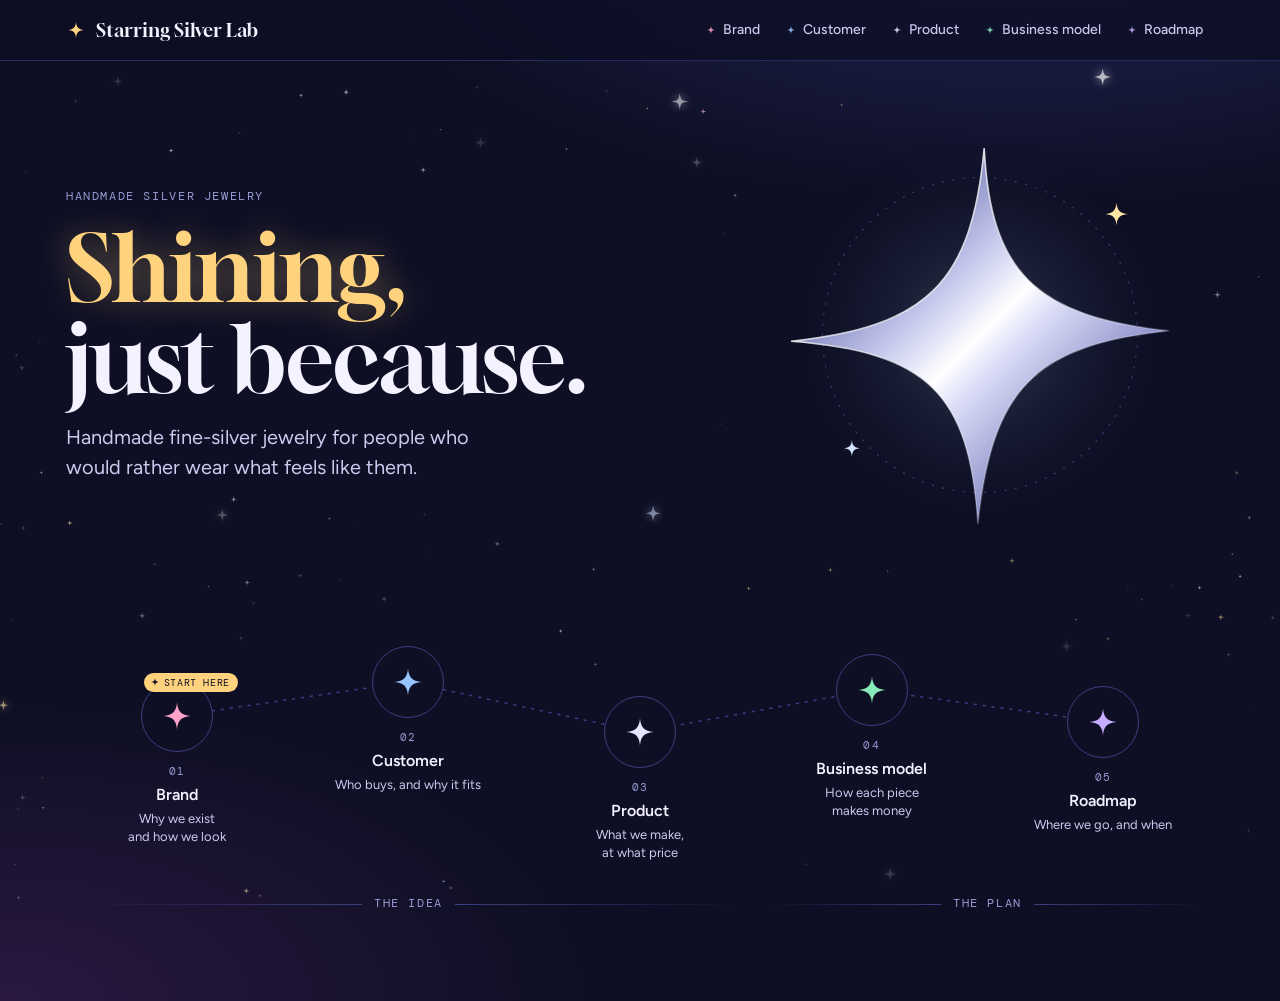
<file: website/index.html>
<!doctype html>
<html lang="en">
<meta charset="utf-8">
<meta name="viewport" content="width=device-width, initial-scale=1, viewport-fit=cover">
<style>:root{padding-top:env(safe-area-inset-top,0px);padding-bottom:env(safe-area-inset-bottom,0px)}body{margin:0}img{max-width:100%}[hidden]{display:none!important}</style>
<title>Starring Silver Lab</title>
<meta name="claude:viewport-fit-sides" content="cover">
<meta name="description" content="Starring Silver Lab: handmade fine-silver jewelry. The idea and the plan, for partners and investors.">
<link rel="preconnect" href="https://fonts.googleapis.com">
<link rel="preconnect" href="https://fonts.gstatic.com" crossorigin>
<link rel="stylesheet" href="https://fonts.googleapis.com/css2?family=DM+Mono:wght@400;500&family=Figtree:wght@400;500;600;700&family=Gloock&display=swap">
<link rel="stylesheet" href="assets/site.css">
<style>
/* Landing: hero (tagline left, the silver star mark right) → the six pages as a constellation you follow in order → the ask. */

/* hero */
.hero{display:grid;grid-template-columns:minmax(0,1.15fr) minmax(0,.85fr);gap:24px 48px;align-items:center;padding-block:64px 40px}
.hero-copy{min-width:0;display:flex;flex-direction:column;gap:18px}
.hero h1{font-family:var(--f-display);font-weight:400;font-size:clamp(48px,7.4vw,92px);line-height:.98;letter-spacing:-.01em;margin:0;text-wrap:balance}
.hero h1 .glow{display:block;color:var(--accent);text-shadow:0 0 34px color-mix(in srgb, var(--accent) 38%, transparent)}
.idea{font-size:clamp(17px,1.8vw,20px);line-height:1.5;color:var(--text-2);margin:0;max-width:34ch;text-wrap:pretty}

.mark{position:relative;width:100%;max-width:420px;aspect-ratio:1;justify-self:center;cursor:pointer;border:none;background:none;padding:0;-webkit-tap-highlight-color:transparent}
.mark svg{width:100%;height:100%;display:block;overflow:visible}
.mark .body{transform-box:fill-box;transform-origin:center;transition:transform .9s cubic-bezier(.2,.8,.2,1)}
.mark .float{animation:float 7s ease-in-out infinite;transform-box:view-box;transform-origin:center}
@keyframes float{0%,100%{transform:translateY(0)}50%{transform:translateY(-10px)}}

/* map */
.map-sec{padding-block:48px 24px}
.map{position:relative;display:grid;grid-template-columns:repeat(var(--n,5),minmax(0,1fr));column-gap:10px;row-gap:0;padding-bottom:24px}
.lines{position:absolute;inset:0;width:100%;height:100%;pointer-events:none;z-index:0;overflow:visible}
.lines .base{fill:none;stroke:var(--line);stroke-width:1.5;stroke-dasharray:2 7;stroke-linecap:round}
.lines .lit{fill:none;stroke:var(--accent);stroke-width:2;stroke-linecap:round;filter:drop-shadow(0 0 5px color-mix(in srgb, var(--accent) 70%, transparent));transition:stroke-dasharray .45s cubic-bezier(.2,.8,.2,1)}
.lines .comet{fill:none;stroke:#fff;stroke-width:2.5;stroke-linecap:round;filter:drop-shadow(0 0 6px var(--accent));opacity:0}
.group{position:relative;z-index:1;grid-row:2;margin-top:66px;display:flex;align-items:center;gap:12px;font-family:var(--f-mono);font-size:11.5px;letter-spacing:.14em;text-transform:uppercase;color:var(--mute);padding-inline:8px}
.group::before,.group::after{content:"";flex:1;height:1px;background:linear-gradient(90deg, transparent, var(--line))}
.group::after{background:linear-gradient(90deg, var(--line), transparent)}
.stop{position:relative;z-index:1;grid-row:1;display:flex;flex-direction:column;align-items:center;text-align:center;gap:5px;padding:12px 8px 16px;border-radius:18px;border:1px solid transparent;
  transform:translateY(var(--dy, 0px));transition:background .25s, border-color .25s}
.slot{position:relative;width:72px;height:72px;border-radius:50%;display:grid;place-items:center;border:1px solid var(--line);background:var(--bg);margin-bottom:6px;transition:border-color .25s, box-shadow .25s}
.slot .spark{width:34px;height:34px;color:var(--c);transition:transform .45s cubic-bezier(.2,.8,.2,1)}
.num{font-family:var(--f-mono);font-size:11px;letter-spacing:.1em;color:var(--mute)}
.stop b{font-weight:600;font-size:16px;line-height:1.25;text-wrap:balance}
.stop p{margin:0;font-size:13px;line-height:1.4;color:var(--text-2);text-wrap:balance;max-width:20ch}
.stop:hover .slot,.stop:focus-visible .slot,.stop.on .slot{border-color:var(--c);box-shadow:0 0 0 4px color-mix(in srgb, var(--c) 12%, transparent), 0 0 28px color-mix(in srgb, var(--c) 35%, transparent)}
.stop:hover .slot .spark,.stop:focus-visible .slot .spark,.stop.on .slot .spark{transform:scale(1.15) rotate(45deg)}
.tag{position:absolute;top:-8px;right:-26px;display:inline-flex;align-items:center;gap:4px;white-space:nowrap;font-family:var(--f-mono);font-size:10px;letter-spacing:.06em;text-transform:uppercase;color:var(--bg);background:var(--accent);border-radius:999px;padding:2px 8px 2px 6px}
.tag .spark{width:10px;height:10px;color:var(--bg)}

main.wrap{padding-bottom:40px}

@media (max-width:860px){
  .hero{grid-template-columns:1fr;padding-block:40px 24px}
  .mark{grid-row:1;max-width:240px}
}
@media (max-width:720px){
  .map{grid-template-columns:1fr;row-gap:6px;padding-bottom:12px}
  .group{grid-column:auto!important;grid-row:auto;padding-left:88px;margin-top:14px}
  .group::before{display:none}
  .stop{grid-column:auto!important;grid-row:auto;transform:none;display:grid;grid-template-columns:72px 1fr;grid-template-rows:auto auto auto;column-gap:16px;row-gap:2px;align-items:center;text-align:left;padding:10px 8px}
  .slot{grid-row:1 / 4;margin:0}
  .stop p{max-width:none}
  .tag{right:auto;top:auto;left:50%;bottom:-9px;transform:translateX(-50%);font-size:9.5px;padding:1px 7px 1px 5px}
}
</style>

<canvas id="sparkles" aria-hidden="true"></canvas>
<header class="nav" id="nav" data-clear></header>

<main class="wrap">
  <section class="hero">
    <div class="hero-copy" data-clear>
      <div class="eyebrow" id="place"></div>
      <h1 id="tagline"></h1>
      <p class="idea" id="idea"></p>
    </div>

    <button class="mark" id="mark" type="button" aria-label="Starring Silver Lab star mark. Click to spin." data-clear>
      <svg viewBox="0 0 400 400" aria-hidden="true">
        <defs>
          <radialGradient id="halo" cx="50%" cy="50%" r="50%">
            <stop offset="0%" stop-color="#FFD37E" stop-opacity=".22"/>
            <stop offset="45%" stop-color="#95C4FF" stop-opacity=".08"/>
            <stop offset="100%" stop-color="#0E0F24" stop-opacity="0"/>
          </radialGradient>
          <linearGradient id="silver" gradientUnits="userSpaceOnUse" x1="60" y1="60" x2="340" y2="340">
            <stop offset="0" stop-color="#5E63A8"/>
            <stop offset=".34" stop-color="#C9CCEE"/>
            <stop offset=".5" stop-color="#FFFFFF"/>
            <stop offset=".6" stop-color="#DADCF6"/>
            <stop offset="1" stop-color="#6A6FB6"/>
          </linearGradient>
          <linearGradient id="edge" gradientUnits="userSpaceOnUse" x1="60" y1="60" x2="340" y2="340">
            <stop offset="0" stop-color="#FFFFFF" stop-opacity=".9"/>
            <stop offset="1" stop-color="#FFFFFF" stop-opacity=".1"/>
          </linearGradient>
        </defs>
        <circle cx="200" cy="200" r="190" fill="url(#halo)"/>
        <circle cx="200" cy="200" r="150" fill="none" stroke="#3A3F80" stroke-width="1" stroke-dasharray="2 8"/>
        <g class="float">
          <g class="body" id="star-body">
            <!-- 4-point star, a little uneven on purpose, like a hand-formed clay star -->
            <path d="M204 22C210 140 252 182 380 196 252 210 212 250 198 380 190 256 150 216 20 206 150 192 192 150 204 22Z" fill="url(#silver)"/>
            <path d="M204 22C210 140 252 182 380 196 252 210 212 250 198 380 190 256 150 216 20 206 150 192 192 150 204 22Z" fill="none" stroke="url(#edge)" stroke-width="1.5"/>
          </g>
        </g>
        <path class="pulse" d="M330 74c.7 7.5 3.3 10.1 10.8 10.8-7.5.7-10.1 3.3-10.8 10.8-.7-7.5-3.3-10.1-10.8-10.8 7.5-.7 10.1-3.3 10.8-10.8z" fill="#FFE6A3"/>
        <path class="pulse" style="animation-delay:-1.2s" d="M78 300c.5 5.5 2.4 7.4 7.9 7.9-5.5.5-7.4 2.4-7.9 7.9-.5-5.5-2.4-7.4-7.9-7.9 5.5-.5 7.4-2.4 7.9-7.9z" fill="#D2E1FF"/>
      </svg>
    </button>
  </section>

  <section class="map-sec">
    <nav class="map" id="map" aria-label="Site pages in reading order">
      <svg class="lines" id="lines" aria-hidden="true"><path class="base"/><path class="lit"/><path class="comet"/></svg>
    </nav>
  </section>
</main>

<script src="assets/content.js"></script>
<script src="assets/site.js"></script>
<script>
(function(){
  const S = window.SITE, L = S.landing, { spark } = window.SSL;
  const $ = id => document.getElementById(id);
  const arrow = '<svg viewBox="0 0 24 24" fill="none" stroke="currentColor" stroke-width="2" stroke-linecap="round" stroke-linejoin="round" aria-hidden="true"><path d="M5 12h14M13 6l6 6-6 6"/></svg>';

  SSL.renderNav("home");

  /* hero */
  $("place").textContent = S.place;
  const [first, ...rest] = S.tagline.split(" ");
  $("tagline").innerHTML = `<span class="glow">${first}</span>${rest.join(" ")}`;
  $("idea").textContent = S.idea;

  /* constellation of pages */
  const DY = [34, 0, 50, 8, 40, 4];
  const map = $("map");
  map.style.setProperty("--n", S.pages.length);
  let html = "";
  S.groups.forEach(g => {
    const first = S.pages.findIndex(p => p.group === g.id), count = S.pages.filter(p => p.group === g.id).length;
    html += `<div class="group" data-g="${g.id}" style="grid-column:${first + 1} / ${first + 1 + count}">${g.label}</div>`;
    S.pages.forEach((p, i) => {
      if (p.group !== g.id) return;
      html += `<a class="stop" data-clear href="${p.href}" data-page="${p.id}" data-i="${i}" style="--c:${p.color};--dy:${DY[i]}px;grid-column:${i + 1}">
        <span class="slot">${spark()}${i === 0 ? `<span class="tag">${spark()}${L.startTag}</span>` : ""}</span>
        <span class="num">${String(i + 1).padStart(2, "0")}</span>
        <b>${p.name}</b>
        <p>${p.line}</p>
      </a>`;
    });
  });
  map.insertAdjacentHTML("beforeend", html);

  const svg = $("lines"), base = svg.querySelector(".base"), lit = svg.querySelector(".lit"), comet = svg.querySelector(".comet");
  const stops = [...map.querySelectorAll(".stop")];
  let cum = [0], total = 0;
  function layout(){
    const box = map.getBoundingClientRect();
    svg.setAttribute("viewBox", `0 0 ${box.width} ${box.height}`);
    const pts = stops.map(s => { const r = s.querySelector(".slot").getBoundingClientRect(); return [r.left - box.left + r.width / 2, r.top - box.top + r.height / 2]; });
    const d = pts.map((p, i) => (i ? "L" : "M") + p[0].toFixed(1) + " " + p[1].toFixed(1)).join(" ");
    [base, lit, comet].forEach(el => el.setAttribute("d", d));
    cum = [0]; total = 0;
    for (let i = 1; i < pts.length; i++){ total += Math.hypot(pts[i][0] - pts[i - 1][0], pts[i][1] - pts[i - 1][1]); cum.push(total); }
    light(-1);
  }
  function light(i){
    const len = i < 0 ? 0 : cum[i];
    lit.style.strokeDasharray = `${len} ${total + 10}`;
    stops.forEach((s, k) => s.classList.toggle("on", i >= 0 && k <= i));
  }
  stops.forEach((s, i) => {
    s.addEventListener("pointerenter", () => light(i));
    s.addEventListener("focus", () => light(i));
    s.addEventListener("pointerleave", () => light(-1));
    s.addEventListener("blur", () => light(-1));
  });
  layout();
  new ResizeObserver(layout).observe(map);
  document.fonts && document.fonts.ready.then(layout);

  /* one comet runs the route when the map first comes into view */
  const still = matchMedia("(prefers-reduced-motion: reduce)").matches;
  if (!still && "IntersectionObserver" in window){
    const io = new IntersectionObserver(es => {
      if (!es.some(e => e.isIntersecting)) return;
      io.disconnect();
      comet.style.opacity = 1;
      comet.style.strokeDasharray = `46 ${total + 60}`;
      const a = comet.animate([{strokeDashoffset: 46}, {strokeDashoffset: -total}], {duration: 2200, easing: "cubic-bezier(.45,.05,.3,1)", delay: 250, fill: "both"});
      a.onfinish = () => { comet.style.opacity = 0; };
    }, {threshold: .5});
    io.observe(map);
  }

  /* star mark: the shine follows the pointer; a click spins it */
  const grad = [$("silver"), $("edge")];
  const body = $("star-body"), mark = $("mark");
  let ang = Math.PI / 4, target = ang, turns = 0;
  addEventListener("pointermove", e => {
    const r = mark.getBoundingClientRect();
    target = Math.atan2(e.clientY - (r.top + r.height / 2), e.clientX - (r.left + r.width / 2)) + Math.PI;
  });
  function setGrad(a){
    const c = 200, R = 160, x1 = c - Math.cos(a) * R, y1 = c - Math.sin(a) * R, x2 = c + Math.cos(a) * R, y2 = c + Math.sin(a) * R;
    grad.forEach(g => { g.setAttribute("x1", x1); g.setAttribute("y1", y1); g.setAttribute("x2", x2); g.setAttribute("y2", y2); });
  }
  function tick(){
    let d = target - ang; d = Math.atan2(Math.sin(d), Math.cos(d));
    ang += d * .06; setGrad(ang);
    requestAnimationFrame(tick);
  }
  setGrad(ang);
  if (!still) requestAnimationFrame(tick);
  mark.addEventListener("click", () => { turns += 1; body.style.transform = `rotate(${turns * 90}deg) scale(${turns % 2 ? 1.06 : 1})`; });

  SSL.sparkles();
})();
</script>
</file>
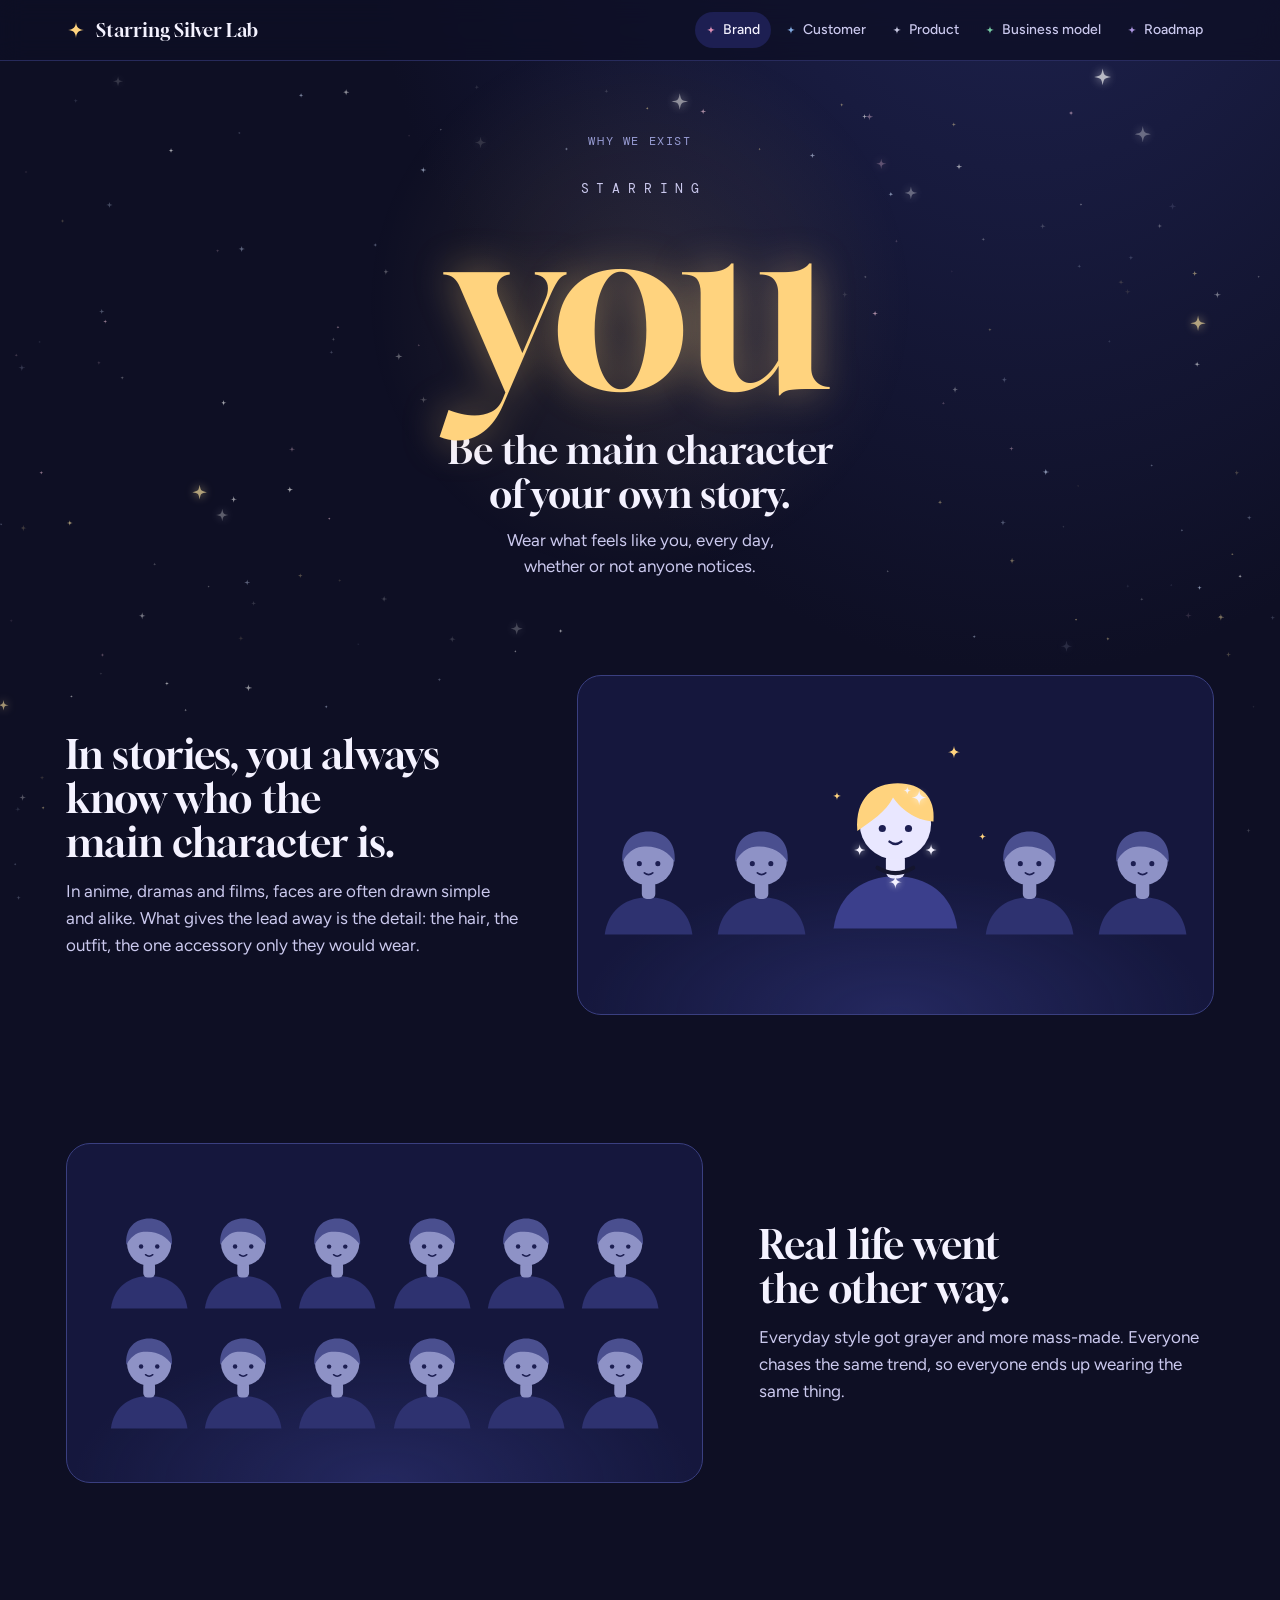
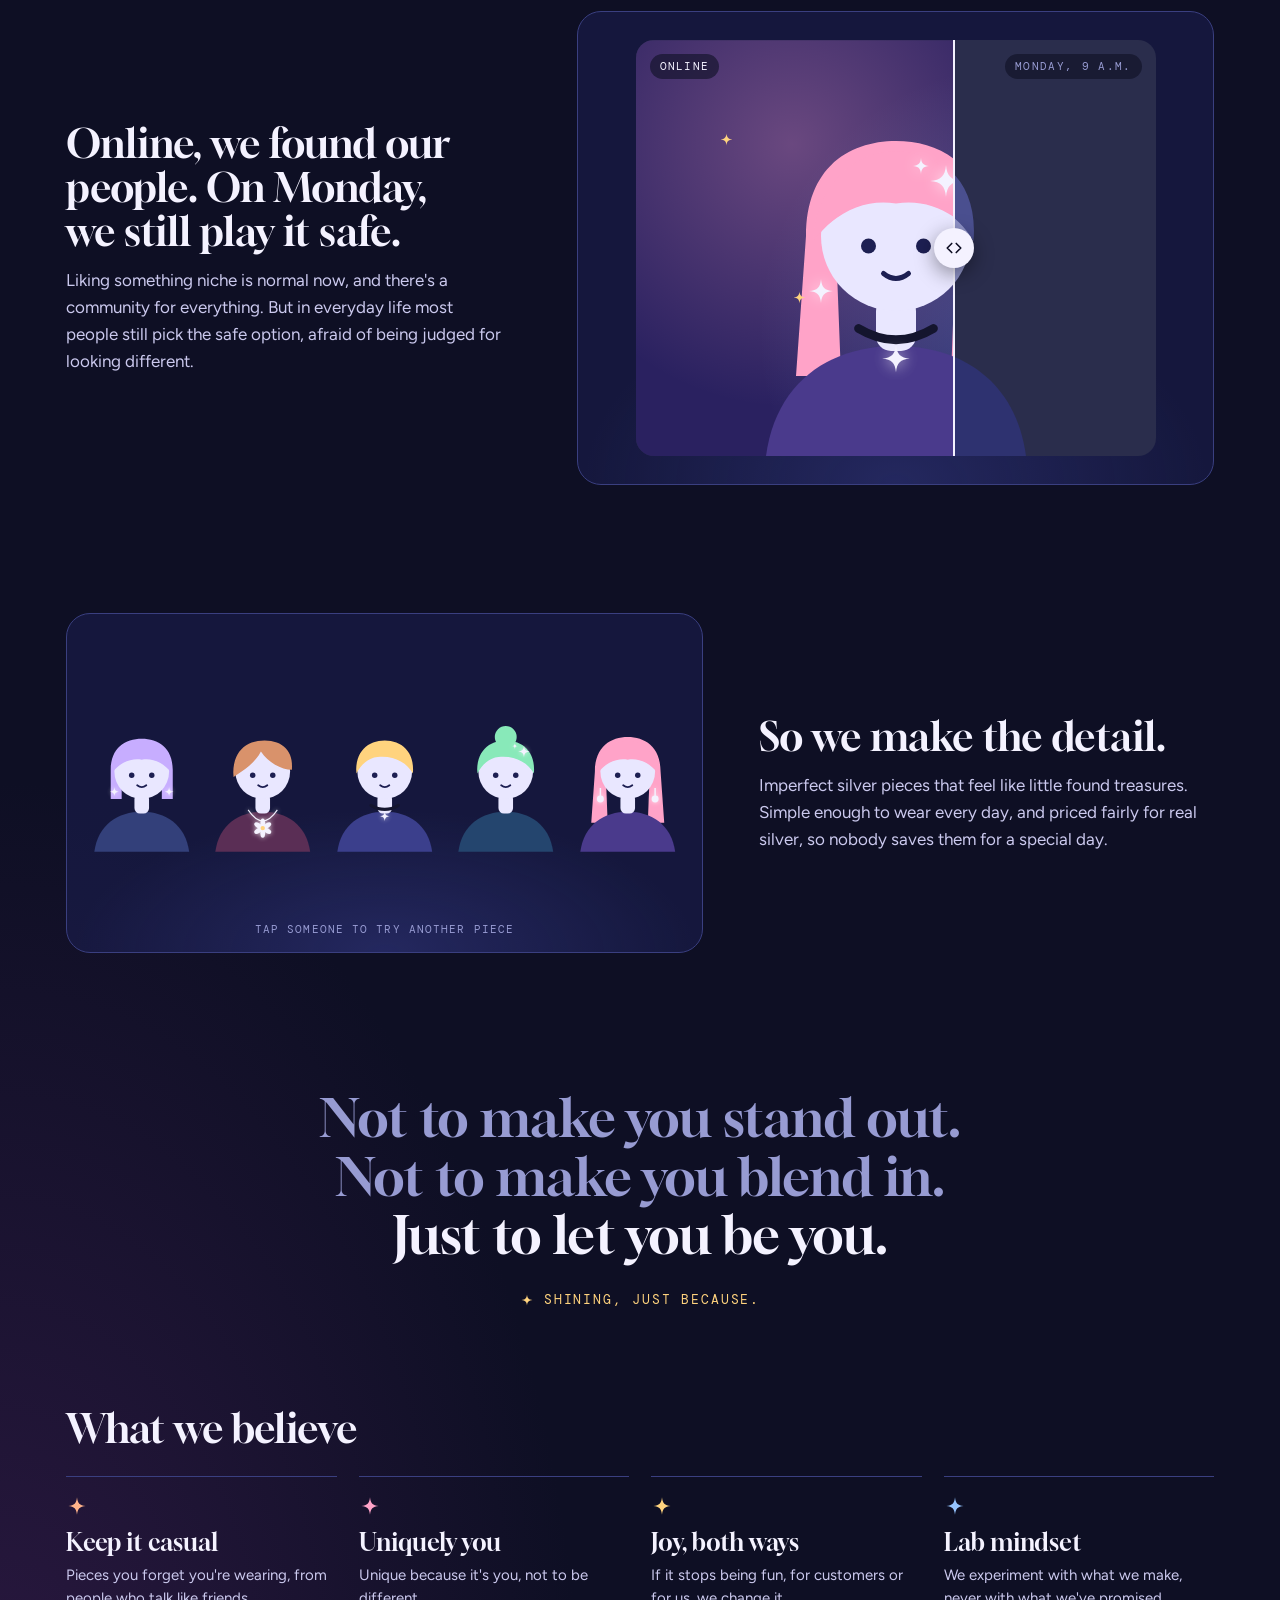
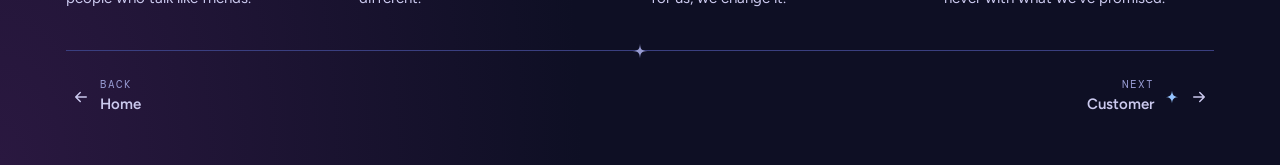
<file: website/brand.html>
<!doctype html>
<html lang="en">
<meta charset="utf-8">
<meta name="viewport" content="width=device-width, initial-scale=1, viewport-fit=cover">
<style>:root{padding-top:env(safe-area-inset-top,0px);padding-bottom:env(safe-area-inset-bottom,0px)}body{margin:0}img{max-width:100%}[hidden]{display:none!important}</style>
<title>Starring Silver Lab · Brand</title>
<meta name="claude:viewport-fit-sides" content="cover">
<link rel="preconnect" href="https://fonts.googleapis.com">
<link rel="preconnect" href="https://fonts.gstatic.com" crossorigin>
<link rel="stylesheet" href="https://fonts.googleapis.com/css2?family=DM+Mono:wght@400;500&family=Figtree:wght@400;500;600;700&family=Gloock&display=swap">
<link rel="stylesheet" href="assets/site.css">
<style>
/* Brand as a short story: opening credits ("Starring … you") → four chapters, each a line of text beside a small
   illustrated scene (the lead, the same trend on everyone, online vs Monday, everyone with their own detail) → the closing line → what we believe. */

/* opening credits */
.why{position:relative;text-align:center;padding-block:72px 32px;display:flex;flex-direction:column;align-items:center;gap:10px}
#glow{position:absolute;top:0;left:0;width:100%;z-index:0;pointer-events:none;
  background:radial-gradient(circle 380px at var(--gx,50%) var(--gy,300px), color-mix(in srgb, var(--accent) 11%, transparent), transparent 72%)}
.role{font-family:var(--f-mono);font-size:13px;letter-spacing:.6em;padding-left:.6em;text-transform:uppercase;color:var(--text-2);margin-top:18px}
.who{font-family:var(--f-display);font-weight:400;font-size:clamp(110px,20vw,230px);line-height:.82;color:var(--accent);
  text-shadow:0 0 40px color-mix(in srgb, var(--accent) 40%, transparent);animation:credit 1.6s cubic-bezier(.2,.8,.2,1) both}
@keyframes credit{from{letter-spacing:.18em;transform:translateY(14px)}to{letter-spacing:0;transform:none}}
.why h1{font-family:var(--f-display);font-weight:400;font-size:clamp(26px,3.4vw,38px);line-height:1.15;margin:22px 0 0;max-width:22ch;text-wrap:balance}
.why p{margin:0;color:var(--text-2);font-size:17px;max-width:40ch;text-wrap:balance}

/* chapters */
.ch{display:grid;grid-template-columns:minmax(0,5fr) minmax(0,7fr);gap:28px 56px;align-items:center;padding-block:64px}
.ch.flip{grid-template-columns:minmax(0,7fr) minmax(0,5fr)}
.ch.flip .txt{order:2}
.txt{display:flex;flex-direction:column;gap:14px;min-width:0}
.txt h2{font-family:var(--f-display);font-weight:400;font-size:clamp(28px,3.4vw,40px);line-height:1.1;margin:0;text-wrap:balance}
.txt p{margin:0;color:var(--text-2);font-size:17px;line-height:1.6;max-width:44ch;text-wrap:pretty}
.vis{position:relative;min-height:340px;border:1px solid var(--line);border-radius:24px;overflow:hidden;display:grid;place-items:center;padding:28px 20px;
  background:radial-gradient(ellipse 70% 60% at 50% 100%, color-mix(in srgb, var(--surface-2) 90%, transparent), transparent 70%), color-mix(in srgb, var(--surface) 55%, transparent)}
.fig{display:block;overflow:visible}
.fig .pc{filter:drop-shadow(0 0 3px rgba(255,255,255,.75));transform-box:fill-box;transform-origin:center}

/* 1. the lead */
.lineup{display:flex;align-items:flex-end;justify-content:center;gap:2%;width:100%}
.lineup .fig{width:17%;max-width:118px}
.lineup .lead{width:24%;max-width:160px;transform:translateY(-6px)}
.glints{position:absolute;inset:0;pointer-events:none}
.glints .spark{position:absolute;color:var(--accent)}

/* 2. the same trend */
.crowd{display:grid;grid-template-columns:repeat(6,minmax(0,1fr));gap:10px 6px;width:100%;max-width:560px;cursor:pointer}
.crowd .fig{width:100%;transition:transform .35s cubic-bezier(.2,.8,.2,1)}
.crowd.flip .fig{transform:scaleX(.08)}

/* 3. online vs Monday */
.split{position:relative;width:100%;max-width:520px;aspect-ratio:5 / 4;border-radius:18px;overflow:hidden;touch-action:none;user-select:none}
.side{position:absolute;inset:0;display:grid;place-items:end center}
.side .fig{width:62%;max-width:300px}
.side.on{background:radial-gradient(circle at 30% 25%, color-mix(in srgb, var(--t-story) 30%, transparent), transparent 55%), radial-gradient(circle at 75% 70%, color-mix(in srgb, var(--t-people) 26%, transparent), transparent 55%), #2A2160;
  clip-path:inset(0 calc(100% - var(--x, 50%)) 0 0)}
.side.off{background:#2A2D4C}
.side .spark{position:absolute;color:var(--accent)}
.tag2{position:absolute;top:14px;z-index:3;font-family:var(--f-mono);font-size:11px;letter-spacing:.12em;text-transform:uppercase;padding:4px 10px;border-radius:999px;background:rgba(14,15,36,.6);color:var(--text)}
.tag2.l{left:14px}
.tag2.r{right:14px;color:var(--mute)}
.handle{position:absolute;top:0;bottom:0;left:var(--x, 50%);width:2px;margin-left:-1px;background:var(--text);z-index:2;pointer-events:none}
.handle i{position:absolute;top:50%;left:50%;width:40px;height:40px;margin:-20px 0 0 -20px;border-radius:50%;background:var(--text);color:var(--bg);display:grid;place-items:center;box-shadow:0 6px 20px rgba(0,0,0,.4)}
.handle svg{width:18px;height:18px}
.split input{position:absolute;inset:0;width:100%;height:100%;opacity:0;cursor:ew-resize;margin:0;z-index:4}
.split:has(input:focus-visible){outline:2px solid var(--accent);outline-offset:3px}

/* 4. the detail */
.cast{display:flex;align-items:flex-end;justify-content:center;gap:2%;width:100%}
.cast button{width:19%;max-width:130px;background:none;border:none;padding:0;cursor:pointer;transition:transform .3s cubic-bezier(.2,.8,.2,1)}
.cast button:hover{transform:translateY(-6px)}
.cast .fig{width:100%}
.hint{position:absolute;bottom:14px;left:0;right:0;text-align:center;font-family:var(--f-mono);font-size:11px;letter-spacing:.1em;text-transform:uppercase;color:var(--mute)}

/* closing line */
.close{display:flex;flex-direction:column;align-items:center;text-align:center;gap:4px;padding-block:72px 40px}
.close p{margin:0;font-family:var(--f-display);font-size:clamp(28px,4.4vw,52px);line-height:1.12;color:var(--mute)}
.close p:last-of-type{color:var(--text)}
.close .tagline{margin-top:22px;display:inline-flex;align-items:center;gap:10px;font-family:var(--f-mono);font-size:13px;letter-spacing:.14em;text-transform:uppercase;color:var(--accent)}
.close .tagline .spark{width:14px;height:14px}

/* what we believe */
.believe{padding-block:56px 16px}
.believe h2{font-family:var(--f-display);font-weight:400;font-size:clamp(28px,3.4vw,40px);line-height:1.1;margin:0 0 26px}
.vals{display:grid;grid-template-columns:repeat(4,minmax(0,1fr));gap:28px 22px}
.val{display:flex;flex-direction:column;gap:8px;padding-top:18px;border-top:1px solid var(--line);min-width:0}
.val .spark{width:22px;height:22px;color:var(--c);margin-bottom:4px;transition:transform .5s cubic-bezier(.2,.8,.2,1)}
.val:hover .spark{transform:rotate(90deg) scale(1.2)}
.val h3{font-family:var(--f-display);font-weight:400;font-size:24px;line-height:1.1;margin:0}
.val p{margin:0;font-size:15px;color:var(--text-2)}

@media (max-width:900px){
  .ch,.ch.flip{grid-template-columns:1fr;padding-block:44px}
  .ch.flip .txt{order:0}
  .vals{grid-template-columns:repeat(2,minmax(0,1fr))}
}
@media (max-width:560px){
  .vis{min-height:260px;padding:20px 12px}
  .crowd{grid-template-columns:repeat(4,minmax(0,1fr))}
  .vals{grid-template-columns:1fr}
}
</style>

<canvas id="sparkles" aria-hidden="true"></canvas>
<div id="glow" aria-hidden="true"></div>
<header class="nav" id="nav" data-clear></header>

<main class="wrap">
  <section class="why" id="why" aria-labelledby="why-title">
    <div class="eyebrow" id="why-eyebrow" data-clear></div>
    <div class="role" id="why-role" data-clear></div>
    <div class="who" id="why-who" data-clear></div>
    <h1 id="why-title" data-clear></h1>
    <p id="why-line" data-clear></p>
  </section>

  <div id="chapters"></div>

  <section class="close" data-clear aria-label="Why it matters">
    <div id="close-lines"></div>
    <span class="tagline" id="close-tag"></span>
  </section>

  <section class="believe" aria-labelledby="believe-title">
    <h2 id="believe-title" data-clear></h2>
    <div class="vals" id="vals" data-clear></div>
  </section>

  <nav class="pager" id="pager" aria-label="Pages" data-clear></nav>
</main>

<script src="assets/content.js"></script>
<script src="assets/site.js"></script>
<script>
(function(){
  const S = window.SITE, B = S.brand, { spark, STAR } = window.SSL;
  const $ = id => document.getElementById(id);
  const still = matchMedia("(prefers-reduced-motion: reduce)").matches;

  SSL.renderNav("brand");
  SSL.renderPager("brand");

  /* opening credits */
  $("why-eyebrow").textContent = B.why.eyebrow;
  $("why-role").textContent = B.why.role;
  $("why-who").textContent = B.why.who;
  $("why-title").textContent = B.why.title;
  $("why-line").textContent = B.why.line;
  /* soft spotlight: rests on "you", follows the pointer over the opening; its layer reaches well past the
     opening so the light always fades out on its own instead of being cut off */
  const why = $("why"), glow = $("glow"), who = $("why-who");
  let gx = 0, gy = 0, tx = 0, ty = 0, over = false;
  function rest(){
    const r = who.getBoundingClientRect();
    tx = r.left + r.width / 2 + scrollX; ty = r.top + r.height / 2 + scrollY;
    const w = why.getBoundingClientRect();
    glow.style.height = (w.bottom + scrollY + 420) + "px";
  }
  function paint(){ glow.style.setProperty("--gx", gx + "px"); glow.style.setProperty("--gy", gy + "px"); }
  rest(); gx = tx; gy = ty; paint();
  why.addEventListener("pointermove", e => { over = true; tx = e.pageX; ty = e.pageY; });
  why.addEventListener("pointerleave", () => { over = false; rest(); });
  addEventListener("resize", () => { rest(); if (!over){ gx = tx; gy = ty; paint(); } });
  document.fonts && document.fonts.ready.then(() => { rest(); if (!over){ gx = tx; gy = ty; paint(); } });
  if (!matchMedia("(prefers-reduced-motion: reduce)").matches){
    const loop = () => { gx += (tx - gx) * .14; gy += (ty - gy) * .14; paint(); requestAnimationFrame(loop); };
    requestAnimationFrame(loop);
  } else { why.addEventListener("pointermove", () => { gx = tx; gy = ty; paint(); }); }

  /* ---------- the characters: simple faces, the detail does the talking ---------- */
  const SILVER = "#F4F2FF";
  const star = (x, y, r, fill = SILVER) => `<g class="pc"><path fill="${fill}" transform="translate(${x - r} ${y - r}) scale(${r / 12})" d="${STAR}"/></g>`;
  const HAIR_BACK = {
    bob:  "M26 60C26 36 42 26 60 26S94 36 94 60V92H82V60H38V92H26Z",
    long: "M24 62C24 34 42 24 60 24S96 34 96 62L100 118H82L84 66H36L38 118H20Z"
  };
  const HAIR_FRONT = {
    cap:   "M29 64C27 40 42 28 60 28S93 40 91 64C84 52 70 44 52 46C42 47 34 54 29 64Z",
    bob:   "M27 64A33 36 0 0 1 93 64C84 52 72 47 60 49C48 47 36 52 27 64Z",
    long:  "M27 64A33 36 0 0 1 93 64C84 52 72 47 60 49C48 47 36 52 27 64Z",
    bun:   "M29 64C27 40 42 28 60 28S93 40 91 64C84 52 70 44 52 46C42 47 34 54 29 64ZM60 12a12 12 0 1 1 0 24a12 12 0 1 1 0-24Z",
    spiky: "M26 70L28 46L18 36L38 36L40 18L54 30L62 10L70 30L86 18L84 38L102 40L90 52L92 70C84 56 70 50 58 50C46 50 34 58 26 70Z",
    side:  "M28 68C26 40 42 28 62 28S94 40 92 60C80 60 66 52 58 40C52 52 40 60 28 68Z"
  };
  const PIECE = {
    stars:   () => star(30, 84, 6) + star(90, 84, 6),
    hoops:   () => `<g class="pc" fill="none" stroke="${SILVER}" stroke-width="2.4"><circle cx="30" cy="88" r="6"/><circle cx="90" cy="88" r="6"/></g>`,
    choker:  () => `<path d="M45 99Q60 108 75 99" fill="none" stroke="#14152E" stroke-width="3.5" stroke-linecap="round"/>` + star(60, 111, 7),
    clip:    () => star(80, 40, 8) + star(70, 34, 4),
    flower:  () => { let p = `<path class="pc" d="M44 104Q60 128 76 104" fill="none" stroke="${SILVER}" stroke-width="1.2"/><g class="pc" fill="${SILVER}">`;
                     for (let k = 0; k < 6; k++) p += `<ellipse cx="60" cy="118.5" rx="2.6" ry="5" transform="rotate(${k * 60} 60 124)"/>`;
                     return p + `</g><circle cx="60" cy="124" r="2.4" fill="#FFD37E"/>`; },
    drops:   () => `<g class="pc" stroke="${SILVER}" stroke-width="1.6" fill="${SILVER}"><path d="M30 80v9M90 80v9"/><circle cx="30" cy="92" r="3"/><circle cx="90" cy="92" r="3"/></g>`
  };
  function fig(o){
    const c = Object.assign({hair: "cap", hairC: "#4A4F8F", skin: "#8E92C6", body: "#2E3270", eye: "#1D1F52", pieces: []}, o);
    return `<svg class="fig ${c.cls || ""}" viewBox="0 0 120 150" aria-hidden="true">
      ${HAIR_BACK[c.hair] ? `<path fill="${c.hairC}" d="${HAIR_BACK[c.hair]}"/>` : ""}
      <path fill="${c.body}" d="M8 150C12 120 34 106 60 106S108 120 112 150Z"/>
      <rect x="52" y="86" width="16" height="22" rx="6" fill="${c.skin}"/>
      <circle cx="60" cy="62" r="30" fill="${c.skin}"/>
      <circle cx="49" cy="66" r="3" fill="${c.eye}"/><circle cx="71" cy="66" r="3" fill="${c.eye}"/>
      <path d="M55 77q5 4 10 0" fill="none" stroke="${c.eye}" stroke-width="2" stroke-linecap="round"/>
      <path fill="${c.hairC}" d="${HAIR_FRONT[c.hair]}"/>
      ${c.pieces.map(p => PIECE[p]()).join("")}
    </svg>`;
  }
  const BRIGHT = {skin: "#E9E7FF", eye: "#1D1F52"};

  /* scenes */
  const scene = {
    lead(){
      const g = fig({});
      return `<div class="lineup">${g}${g}${fig(Object.assign({}, BRIGHT, {cls: "lead", hair: "side", hairC: "#FFD37E", body: "#3B3F8C", pieces: ["stars", "choker", "clip"]}))}${g}${g}</div>
        <div class="glints">${spark()}${spark()}${spark()}</div>`;
    },
    trend(){ return `<div class="crowd" id="crowd" title="Next trend"></div>`; },
    split(c){
      return `<div class="split" id="split" style="--x:50%">
        <div class="side off">${fig({hair: "cap", pieces: []})}</div>
        <div class="side on">${fig(Object.assign({}, BRIGHT, {hair: "long", hairC: "#FFA3C8", body: "#4A3A8C", pieces: ["stars", "clip", "choker"]}))}
          <span class="spark" style="left:16%;top:22%;width:18px;height:18px">${spark()}</span><span class="spark" style="left:30%;top:60%;width:11px;height:11px">${spark()}</span></div>
        <span class="tag2 l">${c.left}</span><span class="tag2 r">${c.right}</span>
        <span class="handle"><i><svg viewBox="0 0 24 24" fill="none" stroke="currentColor" stroke-width="2.2" stroke-linecap="round" stroke-linejoin="round"><path d="M9 6l-6 6 6 6M15 6l6 6-6 6"/></svg></i></span>
        <input type="range" id="split-range" min="0" max="100" value="50" aria-label="${c.left} or ${c.right}">
      </div>`;
    },
    detail(c){ return `<div class="cast" id="cast"></div><div class="hint">${c.hint}</div>`; }
  };

  $("chapters").innerHTML = B.chapters.map((c, i) => `
    <section class="ch ${i % 2 ? "flip" : ""}" aria-labelledby="ch-${c.id}">
      <div class="txt" data-clear><h2 id="ch-${c.id}">${c.title}</h2><p>${c.body}</p></div>
      <div class="vis" data-clear>${scene[c.id](c)}</div>
    </section>`).join("");

  /* 1. glints around the lead */
  const GL = [[58, 20, 16], [40, 34, 10], [63, 46, 9]];
  document.querySelectorAll(".glints .spark").forEach((s, i) => { const [x, y, z] = GL[i]; Object.assign(s.style, {left: x + "%", top: y + "%", width: z + "px", height: z + "px"}); s.querySelector("path").classList.add("pulse"); s.querySelector("path").style.animationDelay = (-i * .8) + "s"; });

  /* 2. everyone changes to the same trend at once */
  const TRENDS = [ {hair: "cap", pieces: []}, {hair: "bob", pieces: ["hoops"]}, {hair: "long", pieces: []}, {hair: "bun", pieces: ["hoops"]} ];
  const crowd = $("crowd");
  let tr = 0;
  const drawCrowd = () => { crowd.innerHTML = Array.from({length: 12}, () => fig(TRENDS[tr])).join(""); };
  function nextTrend(){
    if (still){ tr = (tr + 1) % TRENDS.length; drawCrowd(); return; }
    crowd.classList.add("flip");
    setTimeout(() => { tr = (tr + 1) % TRENDS.length; drawCrowd(); crowd.classList.remove("flip"); }, 350);
  }
  drawCrowd();
  crowd.addEventListener("click", nextTrend);
  let timer = null;
  if (!still && "IntersectionObserver" in window){
    new IntersectionObserver(es => es.forEach(e => {
      if (e.isIntersecting && !timer) timer = setInterval(nextTrend, 2400);
      if (!e.isIntersecting && timer){ clearInterval(timer); timer = null; }
    }), {threshold: .4}).observe(crowd);
  }

  /* 3. drag between online and Monday */
  const split = $("split"), range = $("split-range");
  const setX = v => split.style.setProperty("--x", v + "%");
  range.addEventListener("input", () => setX(range.value));
  let nudged = false;
  if (!still && "IntersectionObserver" in window){
    const io = new IntersectionObserver(es => {
      if (nudged || !es.some(e => e.isIntersecting)) return;
      nudged = true; io.disconnect();
      const t0 = performance.now();
      const step = t => { const k = Math.min(1, (t - t0) / 1600), v = 50 + Math.sin(k * Math.PI * 2) * 18 * (1 - k); setX(v); range.value = v; if (k < 1) requestAnimationFrame(step); };
      requestAnimationFrame(step);
    }, {threshold: .6});
    io.observe(split);
  }

  /* 4. everyone gets their own detail */
  const PEOPLE = [
    {hair: "bob",   hairC: "#C7ADFF", body: "#33407A"},
    {hair: "side",  hairC: "#D9926B", body: "#5A2E55"},
    {hair: "cap",   hairC: "#FFD37E", body: "#3B3F8C"},
    {hair: "bun",   hairC: "#88E9B9", body: "#24456E"},
    {hair: "long",  hairC: "#FFA3C8", body: "#4A3A8C"}
  ];
  const ORDER = ["stars", "choker", "hoops", "flower", "clip", "drops"];
  const worn = [0, 3, 1, 4, 5];
  const cast = $("cast");
  const drawCast = () => { cast.innerHTML = PEOPLE.map((p, i) => `<button type="button" data-i="${i}" aria-label="Try another piece">${fig(Object.assign({}, BRIGHT, p, {pieces: [ORDER[worn[i]]]}))}</button>`).join(""); };
  drawCast();
  cast.addEventListener("click", e => {
    const b = e.target.closest("button"); if (!b) return;
    const i = +b.dataset.i; worn[i] = (worn[i] + 1) % ORDER.length;
    b.innerHTML = fig(Object.assign({}, BRIGHT, PEOPLE[i], {pieces: [ORDER[worn[i]]]}));
    if (!still) b.querySelectorAll(".pc").forEach(p => p.animate([{opacity: 0, transform: "scale(.6)"}, {opacity: 1, transform: "none"}], {duration: 380, easing: "cubic-bezier(.2,.8,.2,1.3)"}));
  });

  /* closing line */
  $("close-lines").innerHTML = B.close.lines.map(l => `<p>${l}</p>`).join("");
  $("close-tag").innerHTML = spark() + B.close.tagline;

  /* what we believe */
  $("believe-title").textContent = B.values.title;
  $("vals").innerHTML = B.values.items.map(v => `<div class="val" style="--c:${v.color}">${spark()}<h3>${v.name}</h3><p>${v.line}</p></div>`).join("");

  SSL.sparkles();
})();
</script>
</file>
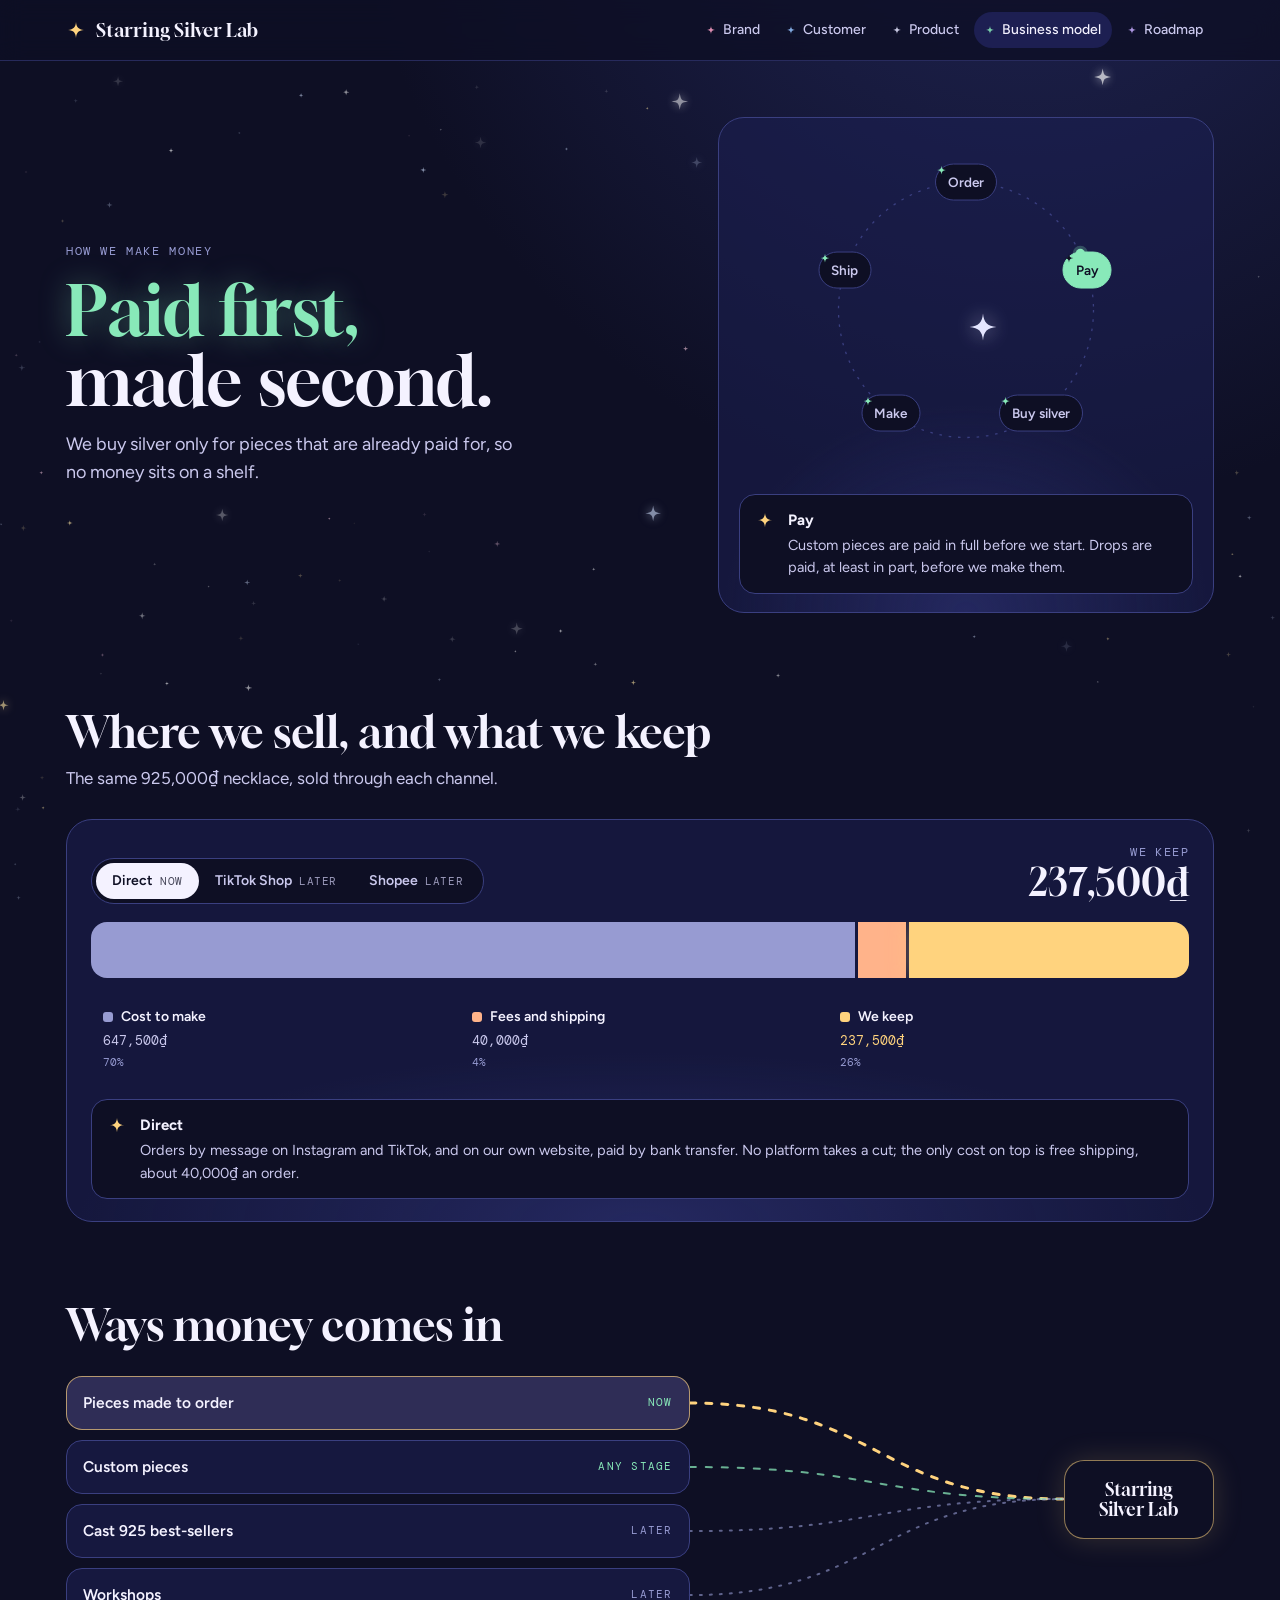
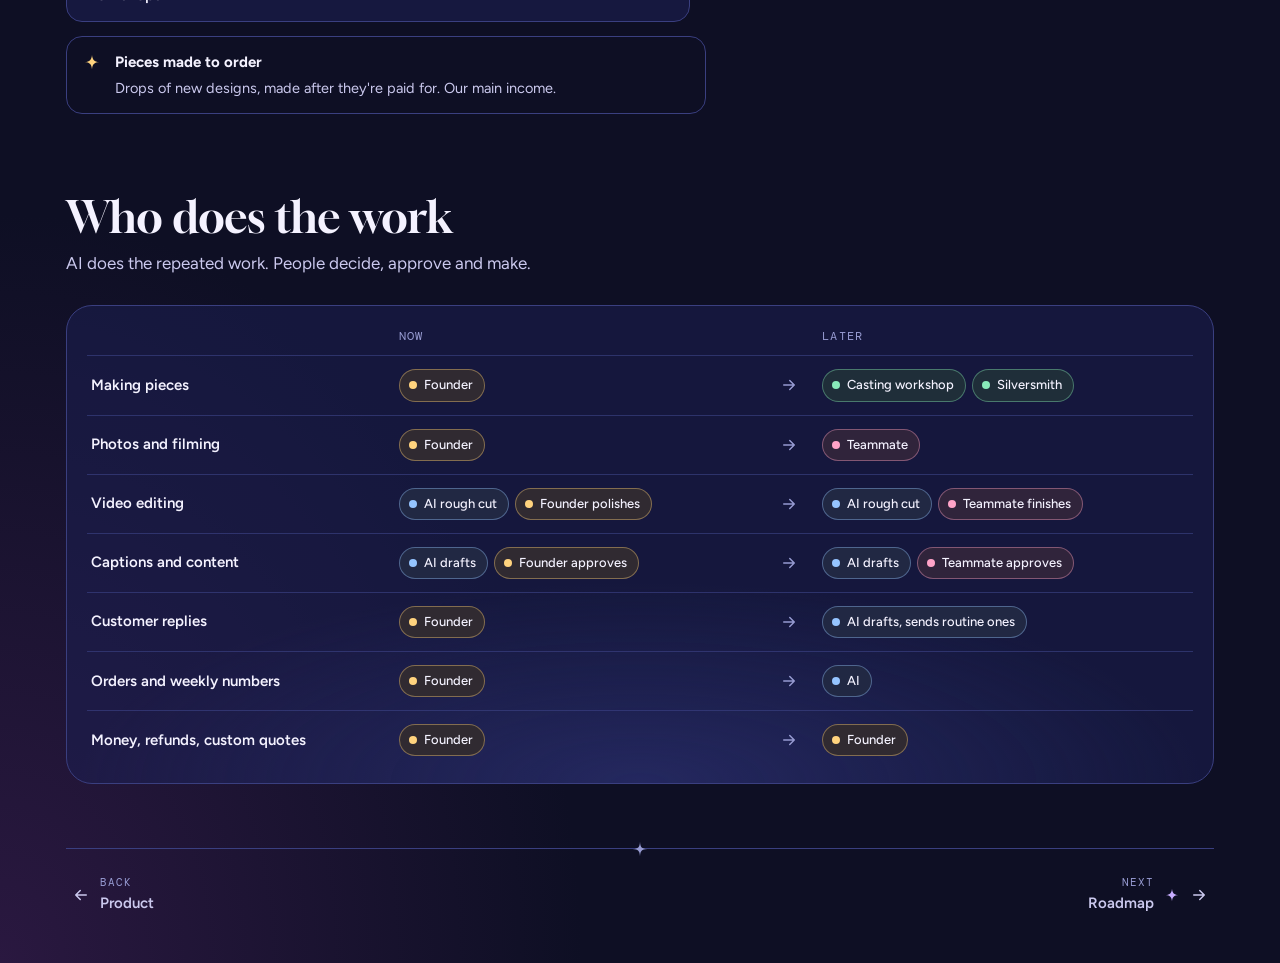
<file: website/business.html>
<!doctype html>
<html lang="en">
<meta charset="utf-8">
<meta name="viewport" content="width=device-width, initial-scale=1, viewport-fit=cover">
<style>:root{padding-top:env(safe-area-inset-top,0px);padding-bottom:env(safe-area-inset-bottom,0px)}body{margin:0}img{max-width:100%}[hidden]{display:none!important}</style>
<title>Starring Silver Lab · Business model</title>
<meta name="claude:viewport-fit-sides" content="cover">
<link rel="preconnect" href="https://fonts.googleapis.com">
<link rel="preconnect" href="https://fonts.gstatic.com" crossorigin>
<link rel="stylesheet" href="https://fonts.googleapis.com/css2?family=DM+Mono:wght@400;500&family=Figtree:wght@400;500;600;700&family=Gloock&display=swap">
<link rel="stylesheet" href="assets/site.css">
<style>
/* Business model: paid first, made second (an order loop with money travelling round it) → where we sell and what each
   channel leaves us, as one bar → ways money comes in, as streams flowing into the business → who does the work, now and later. */
.sec{padding-block:72px 8px}
.sec h2{font-family:var(--f-display);font-weight:400;font-size:clamp(30px,4vw,44px);line-height:1.05;margin:0;text-wrap:balance}
.head{display:flex;flex-direction:column;gap:10px;margin-bottom:28px}
.head p{margin:0;color:var(--text-2);font-size:17px;max-width:46ch;text-wrap:pretty}
.card{position:relative;border:1px solid var(--line);border-radius:26px;overflow:hidden;
  background:radial-gradient(ellipse 70% 60% at 50% 100%, color-mix(in srgb, var(--surface-2) 90%, transparent), transparent 70%), color-mix(in srgb, var(--surface) 55%, transparent)}
.mono{font-family:var(--f-mono);font-size:11.5px;letter-spacing:.12em;text-transform:uppercase}
.note{display:grid;grid-template-columns:22px 1fr;gap:10px;padding:14px 16px;border-radius:16px;background:var(--bg);border:1px solid var(--line)}
.note .spark{width:18px;height:18px;color:var(--accent);margin-top:2px}
.note b{display:block;font-size:15px}
.note span:last-child{display:block;color:var(--text-2);font-size:14.5px;margin-top:2px}
.swap{animation:swap .35s ease}
@keyframes swap{from{opacity:0;transform:translateY(6px)}to{opacity:1;transform:none}}

/* paid first, made second */
.hero{display:grid;grid-template-columns:minmax(0,6fr) minmax(0,5fr);gap:32px 56px;align-items:center;padding-block:56px 24px}
.hero-txt{display:flex;flex-direction:column;gap:16px;min-width:0}
.hero h1{font-family:var(--f-display);font-weight:400;font-size:clamp(40px,5.4vw,68px);line-height:1.02;margin:0;text-wrap:balance}
.hero h1 em{font-style:normal;color:var(--t-money);text-shadow:0 0 30px color-mix(in srgb, var(--t-money) 40%, transparent)}
.hero p{margin:0;color:var(--text-2);font-size:18px;max-width:38ch;text-wrap:pretty}
.loopcard{padding:22px 20px 18px;display:flex;flex-direction:column;gap:14px;align-items:center}
.loop{position:relative;width:100%;max-width:340px;aspect-ratio:1}
.loop svg{position:absolute;inset:0;width:100%;height:100%;overflow:visible}
.node{position:absolute;transform:translate(-50%,-50%);display:inline-flex;align-items:center;gap:6px;white-space:nowrap;border:1px solid var(--line);background:var(--bg);color:var(--text-2);border-radius:999px;padding:7px 12px;font-size:13.5px;font-weight:600;cursor:pointer;transition:all .25s}
.node .spark{width:11px;height:11px;color:var(--t-money)}
.node:hover{color:var(--text);border-color:var(--text-2)}
.node[aria-pressed="true"]{background:var(--t-money);border-color:var(--t-money);color:var(--bg)}
.node[aria-pressed="true"] .spark{color:var(--bg)}
.hub-c{position:absolute;left:50%;top:50%;transform:translate(-50%,-50%);display:flex;flex-direction:column;align-items:center;gap:6px;text-align:center;color:var(--mute)}
.hub-c .spark{width:34px;height:34px;color:var(--t-make);filter:drop-shadow(0 0 10px color-mix(in srgb, var(--t-make) 60%, transparent))}
.loopcard .note{width:100%;min-height:84px}

/* where we sell */
.chan{padding:24px 24px 22px;display:flex;flex-direction:column;gap:18px}
.chan-top{display:flex;flex-wrap:wrap;justify-content:space-between;align-items:flex-end;gap:14px 24px}
.seg{display:inline-flex;max-width:100%;padding:4px;border:1px solid var(--line);border-radius:999px;background:var(--bg)}
.seg button{border:none;background:none;border-radius:999px;padding:7px 16px;font-size:14px;font-weight:600;color:var(--text-2);cursor:pointer;transition:background .25s, color .25s;white-space:nowrap}
.seg button small{font-family:var(--f-mono);font-size:10.5px;font-weight:400;letter-spacing:.06em;text-transform:uppercase;margin-left:7px;opacity:.75}
.seg button[aria-pressed="true"]{background:var(--text);color:var(--bg)}
.total{text-align:right}
.total .mono{display:block;color:var(--mute)}
.total b{display:block;font-family:var(--f-display);font-weight:400;font-size:clamp(28px,3.4vw,38px);line-height:1.1;font-variant-numeric:tabular-nums}
.bar{display:flex;height:56px;border-radius:16px;overflow:hidden;gap:3px}
.bar span{flex-basis:0;min-width:0;background:var(--c);transition:flex-grow .6s cubic-bezier(.2,.8,.2,1)}
.bar span.keep{box-shadow:0 0 22px color-mix(in srgb, var(--accent) 45%, transparent)}
.legend{display:grid;grid-template-columns:repeat(3,minmax(0,1fr));gap:8px}
.legend div{display:flex;flex-direction:column;gap:3px;padding:10px 12px;min-width:0}
.legend .nm{display:flex;align-items:center;gap:8px;font-size:14px;font-weight:600}
.legend .nm i{width:10px;height:10px;border-radius:3px;background:var(--c);flex:none}
.legend .amt{font-family:var(--f-mono);font-size:13px;color:var(--text-2);font-variant-numeric:tabular-nums}
.legend .pct{font-family:var(--f-mono);font-size:11px;color:var(--mute)}
.legend .keep .amt{color:var(--accent)}

/* ways money comes in */
.flow{position:relative;display:grid;grid-template-columns:minmax(0,5fr) minmax(80px,3fr) auto;align-items:center}
.flow svg{position:absolute;inset:0;width:100%;height:100%;pointer-events:none;overflow:visible}
.flow path{fill:none;stroke-width:2;stroke-linecap:round;transition:stroke .3s, stroke-width .3s, opacity .3s}
.flow path.live{stroke:var(--t-money);stroke-dasharray:6 10;animation:run 1.6s linear infinite;opacity:.75}
.flow path.later{stroke:var(--mute);stroke-dasharray:2 8;opacity:.6}
.flow path.on{stroke:var(--accent);stroke-width:3;opacity:1}
@keyframes run{to{stroke-dashoffset:-16}}
.streams{grid-column:1;display:flex;flex-direction:column;gap:10px;position:relative;z-index:1}
.stream{display:flex;align-items:center;justify-content:space-between;gap:12px;text-align:left;border:1px solid var(--line);background:color-mix(in srgb, var(--surface) 60%, transparent);border-radius:16px;padding:14px 16px;cursor:pointer;color:var(--text-2);transition:all .25s;min-width:0}
.stream b{font-size:15.5px;font-weight:600;color:var(--text)}
.stream .mono{font-size:10.5px;color:var(--mute);white-space:nowrap}
.stream.live .mono{color:var(--t-money)}
.stream:hover{border-color:var(--text-2)}
.stream[aria-pressed="true"]{border-color:color-mix(in srgb, var(--accent) 65%, transparent);background:color-mix(in srgb, var(--accent) 8%, var(--surface))}
.hub{grid-column:3;position:relative;z-index:1;display:flex;flex-direction:column;align-items:center;gap:8px;padding:18px 16px;border-radius:20px;border:1px solid color-mix(in srgb, var(--accent) 55%, transparent);background:var(--bg);box-shadow:0 0 30px color-mix(in srgb, var(--accent) 16%, transparent);text-align:center;max-width:150px}
.hub .spark{width:26px;height:26px;color:var(--accent)}
.hub b{font-family:var(--f-display);font-weight:400;font-size:18px;line-height:1.15}
#s-note{margin-top:14px;max-width:640px}

/* who does the work */
.board{padding:10px 20px 14px}
.trow{display:grid;grid-template-columns:minmax(0,4fr) minmax(0,5fr) 28px minmax(0,5fr);gap:10px 14px;align-items:center;padding:13px 4px;border-bottom:1px solid color-mix(in srgb, var(--line) 70%, transparent)}
.trow:last-child{border-bottom:none}
.trow.th{padding-block:12px 10px}
.trow.th .mono{color:var(--mute)}
.trow .job{font-size:15px;font-weight:600}
.trow .arw{width:18px;height:18px;color:var(--mute)}
.chips{display:flex;flex-wrap:wrap;gap:6px;min-width:0}
.chip{display:inline-flex;align-items:center;gap:7px;border-radius:999px;padding:5px 11px 5px 9px;font-size:13px;font-weight:500;background:color-mix(in srgb, var(--c) 14%, var(--bg));border:1px solid color-mix(in srgb, var(--c) 40%, transparent);color:var(--text)}
.chip i{width:8px;height:8px;border-radius:50%;background:var(--c);flex:none}
.trow .lbl{display:none}

@media (max-width:900px){
  .hero{grid-template-columns:1fr}
}
@media (max-width:700px){
  .flow{grid-template-columns:1fr}
  .flow svg,.hub{display:none}
  .trow{grid-template-columns:1fr;gap:6px}
  .trow.th{display:none}
  .trow .arw{display:none}
  .trow .lbl{display:block;font-family:var(--f-mono);font-size:10.5px;letter-spacing:.1em;text-transform:uppercase;color:var(--mute);margin-bottom:2px}
}
@media (max-width:620px){
  .chan{padding:16px 12px 14px}
  .total{text-align:left}
  .seg{display:flex;width:100%}
  .seg button{flex:1;padding:7px 6px;font-size:13.5px}
  .seg button small{display:block;margin:1px 0 0}
  .legend div{padding:8px 4px}
  .board{padding:6px 14px 12px}
  .node{font-size:12.5px;padding:6px 10px}
}
</style>

<canvas id="sparkles" aria-hidden="true"></canvas>
<header class="nav" id="nav" data-clear></header>

<main class="wrap">
  <section class="hero" aria-labelledby="hero-title">
    <div class="hero-txt" data-clear>
      <div class="eyebrow" id="hero-eyebrow"></div>
      <h1 id="hero-title"></h1>
      <p id="hero-line"></p>
    </div>
    <div class="card loopcard" data-clear>
      <div class="loop" id="loop">
        <svg viewBox="0 0 400 400" aria-hidden="true">
          <circle cx="200" cy="200" r="150" fill="none" stroke="var(--line)" stroke-width="1.5" stroke-dasharray="3 8"/>
          <path id="ring" d="M200 50a150 150 0 1 1 0 300a150 150 0 1 1 0-300" fill="none"/>
          <g id="coin">
            <circle r="9" fill="var(--t-money)" opacity=".25"/>
            <circle r="5.5" fill="var(--t-money)"/>
          </g>
        </svg>
        <div class="hub-c"><svg class="spark" viewBox="0 0 24 24" aria-hidden="true"><path fill="currentColor" d="M12 2.5C12.6 9 15 11.4 21.5 12 15 12.6 12.6 15 12 21.5 11.4 15 9 12.6 2.5 12 9 11.4 11.4 9 12 2.5z"/></svg></div>
      </div>
      <div class="note" id="loop-note" aria-live="polite"></div>
    </div>
  </section>

  <section class="sec" aria-labelledby="chan-title">
    <div class="head" data-clear><h2 id="chan-title"></h2><p id="chan-line"></p></div>
    <div class="card chan" data-clear>
      <div class="chan-top">
        <div class="seg" id="chan-seg" role="group" aria-label="Channel"></div>
        <div class="total"><span class="mono" id="keep-label"></span><b id="keep-amt"></b></div>
      </div>
      <div class="bar" id="chan-bar"></div>
      <div class="legend" id="chan-legend"></div>
      <div class="note" id="chan-note" aria-live="polite"></div>
    </div>
  </section>

  <section class="sec" aria-labelledby="streams-title">
    <div class="head" data-clear><h2 id="streams-title"></h2></div>
    <div class="flow" id="flow" data-clear>
      <svg id="flow-svg" aria-hidden="true"></svg>
      <div class="streams" id="streams" role="group" aria-label="Ways money comes in"></div>
      <div class="hub" id="hub"></div>
    </div>
    <div class="note" id="s-note" aria-live="polite" data-clear></div>
  </section>

  <section class="sec" aria-labelledby="team-title">
    <div class="head" data-clear><h2 id="team-title"></h2><p id="team-line"></p></div>
    <div class="card board" id="board" data-clear></div>
  </section>

  <nav class="pager" id="pager" aria-label="Pages" data-clear style="margin-top:56px"></nav>
</main>

<script src="assets/content.js"></script>
<script src="assets/site.js"></script>
<script>
(function(){
  const S = window.SITE, B = S.business, { spark } = window.SSL;
  const $ = id => document.getElementById(id);
  const still = matchMedia("(prefers-reduced-motion: reduce)").matches;
  const pop = el => { el.classList.remove("swap"); void el.offsetWidth; el.classList.add("swap"); };
  const vnd = n => n.toLocaleString("en-US") + "₫";

  SSL.renderNav("business");
  SSL.renderPager("business");

  /* ---------- paid first, made second ---------- */
  const H = B.hero, loop = $("loop"), lnote = $("loop-note");
  $("hero-eyebrow").textContent = H.eyebrow;
  $("hero-title").innerHTML = H.title.replace(H.glow, `<em>${H.glow}</em>`);
  $("hero-line").textContent = H.line;
  const n = H.steps.length;
  loop.insertAdjacentHTML("beforeend", H.steps.map((s, i) => {
    const a = -Math.PI / 2 + i * 2 * Math.PI / n, x = 50 + 37.5 * Math.cos(a), y = 50 + 37.5 * Math.sin(a);
    return `<button class="node" type="button" data-i="${i}" aria-pressed="false" style="left:${x.toFixed(2)}%;top:${y.toFixed(2)}%">${spark()}${s.name}</button>`;
  }).join(""));
  let stepI = 0, userPicked = false;
  function pickStep(i, animate){
    stepI = i;
    loop.querySelectorAll(".node").forEach(b => b.setAttribute("aria-pressed", String(+b.dataset.i === i)));
    lnote.innerHTML = `${spark()}<div><b>${H.steps[i].name}</b><span>${H.steps[i].line}</span></div>`;
    if (animate) pop(lnote);
  }
  loop.addEventListener("click", e => { const b = e.target.closest(".node"); if (b){ userPicked = true; pickStep(+b.dataset.i, true); } });
  pickStep(0, false);
  /* the coin goes round the loop; it lights each step as it passes until someone picks one */
  const ring = $("ring"), coin = $("coin"), L = ring.getTotalLength();
  const place = k => { const p = ring.getPointAtLength(k * L); coin.setAttribute("transform", `translate(${p.x} ${p.y})`); };
  place(0);
  if (!still){
    const T = 9000, t0 = performance.now();
    const tick = t => {
      const k = ((t - t0) % T) / T; place(k);
      const i = Math.floor((k + .5 / n) * n) % n;
      if (!userPicked && i !== stepI) pickStep(i, true);
      requestAnimationFrame(tick);
    };
    requestAnimationFrame(tick);
  }

  /* ---------- where we sell, and what we keep ---------- */
  const C = B.channels, seg = $("chan-seg"), bar = $("chan-bar"), legend = $("chan-legend"), cnote = $("chan-note");
  $("chan-title").textContent = C.title;
  $("chan-line").textContent = C.line;
  $("keep-label").textContent = C.labels.keep;
  seg.innerHTML = C.list.map(ch => `<button type="button" data-id="${ch.id}" aria-pressed="false">${ch.name}<small>${ch.sub}</small></button>`).join("");
  const PARTS = [["cost", "var(--mute)"], ["fee", "var(--t-sell)"], ["keep", "var(--accent)"]];
  bar.innerHTML = PARTS.map(([k, c]) => `<span class="${k}" style="--c:${c}"></span>`).join("");
  function pickChan(id, animate){
    const ch = C.list.find(x => x.id === id), vals = {cost: C.cost, fee: ch.fee, keep: ch.keep};
    seg.querySelectorAll("button").forEach(b => b.setAttribute("aria-pressed", String(b.dataset.id === id)));
    PARTS.forEach(([k]) => { bar.querySelector("." + k).style.flexGrow = vals[k]; });
    legend.innerHTML = PARTS.map(([k, c]) => `<div class="${k}" style="--c:${c}"><span class="nm"><i></i>${C.labels[k]}</span><span class="amt">${vnd(vals[k])}</span><span class="pct">${Math.round(vals[k] / C.price * 100)}%</span></div>`).join("");
    $("keep-amt").textContent = vnd(ch.keep);
    cnote.innerHTML = `${spark()}<div><b>${ch.name}</b><span>${ch.note}</span></div>`;
    if (animate) pop(cnote);
  }
  seg.addEventListener("click", e => { const b = e.target.closest("button"); if (b) pickChan(b.dataset.id, true); });
  pickChan(C.start, false);

  /* ---------- ways money comes in ---------- */
  const W = B.streams, flow = $("flow"), fsvg = $("flow-svg"), list = $("streams"), snote = $("s-note");
  $("streams-title").textContent = W.title;
  $("hub").innerHTML = `${spark()}<b>${W.hub}</b>`;
  list.innerHTML = W.list.map(s => `<button class="stream ${s.live ? "live" : ""}" type="button" data-id="${s.id}" aria-pressed="false"><b>${s.name}</b><span class="mono">${s.when}</span></button>`).join("");
  let streamId = W.start;
  function drawFlow(){
    const o = flow.getBoundingClientRect(), hub = $("hub").getBoundingClientRect();
    if (getComputedStyle(fsvg).display === "none") return;
    fsvg.setAttribute("viewBox", `0 0 ${o.width} ${o.height}`);
    const hx = hub.left - o.left, hy = hub.top - o.top + hub.height / 2;
    fsvg.innerHTML = W.list.map(s => {
      const r = list.querySelector(`[data-id="${s.id}"]`).getBoundingClientRect();
      const x1 = r.right - o.left, y1 = r.top - o.top + r.height / 2, m = (x1 + hx) / 2;
      return `<path data-id="${s.id}" class="${s.live ? "live" : "later"} ${s.id === streamId ? "on" : ""}" d="M${x1} ${y1} C${m} ${y1} ${m} ${hy} ${hx} ${hy}"/>`;
    }).join("");
  }
  function pickStream(id, animate){
    streamId = id;
    const s = W.list.find(x => x.id === id);
    list.querySelectorAll(".stream").forEach(b => b.setAttribute("aria-pressed", String(b.dataset.id === id)));
    fsvg.querySelectorAll("path").forEach(p => p.classList.toggle("on", p.dataset.id === id));
    snote.innerHTML = `${spark()}<div><b>${s.name}</b><span>${s.line}</span></div>`;
    if (animate) pop(snote);
  }
  list.addEventListener("click", e => { const b = e.target.closest(".stream"); if (b) pickStream(b.dataset.id, true); });
  drawFlow(); pickStream(W.start, false);
  new ResizeObserver(drawFlow).observe(flow);
  document.fonts && document.fonts.ready.then(drawFlow);

  /* ---------- who does the work ---------- */
  const T = B.team;
  $("team-title").textContent = T.title;
  $("team-line").textContent = T.line;
  const arw = '<svg class="arw" viewBox="0 0 24 24" fill="none" stroke="currentColor" stroke-width="2" stroke-linecap="round" stroke-linejoin="round" aria-hidden="true"><path d="M5 12h14M13 6l6 6-6 6"/></svg>';
  const chips = arr => `<div class="chips">${arr.map(([w, t]) => `<span class="chip" style="--c:${T.who[w].color}"><i></i>${t}</span>`).join("")}</div>`;
  $("board").innerHTML = `<div class="trow th"><span></span><span class="mono">${T.cols[0]}</span><span></span><span class="mono">${T.cols[1]}</span></div>` +
    T.rows.map(r => `<div class="trow"><span class="job">${r.job}</span><div><span class="lbl">${T.cols[0]}</span>${chips(r.now)}</div>${arw}<div><span class="lbl">${T.cols[1]}</span>${chips(r.later)}</div></div>`).join("");

  SSL.sparkles();
})();
</script>
</file>
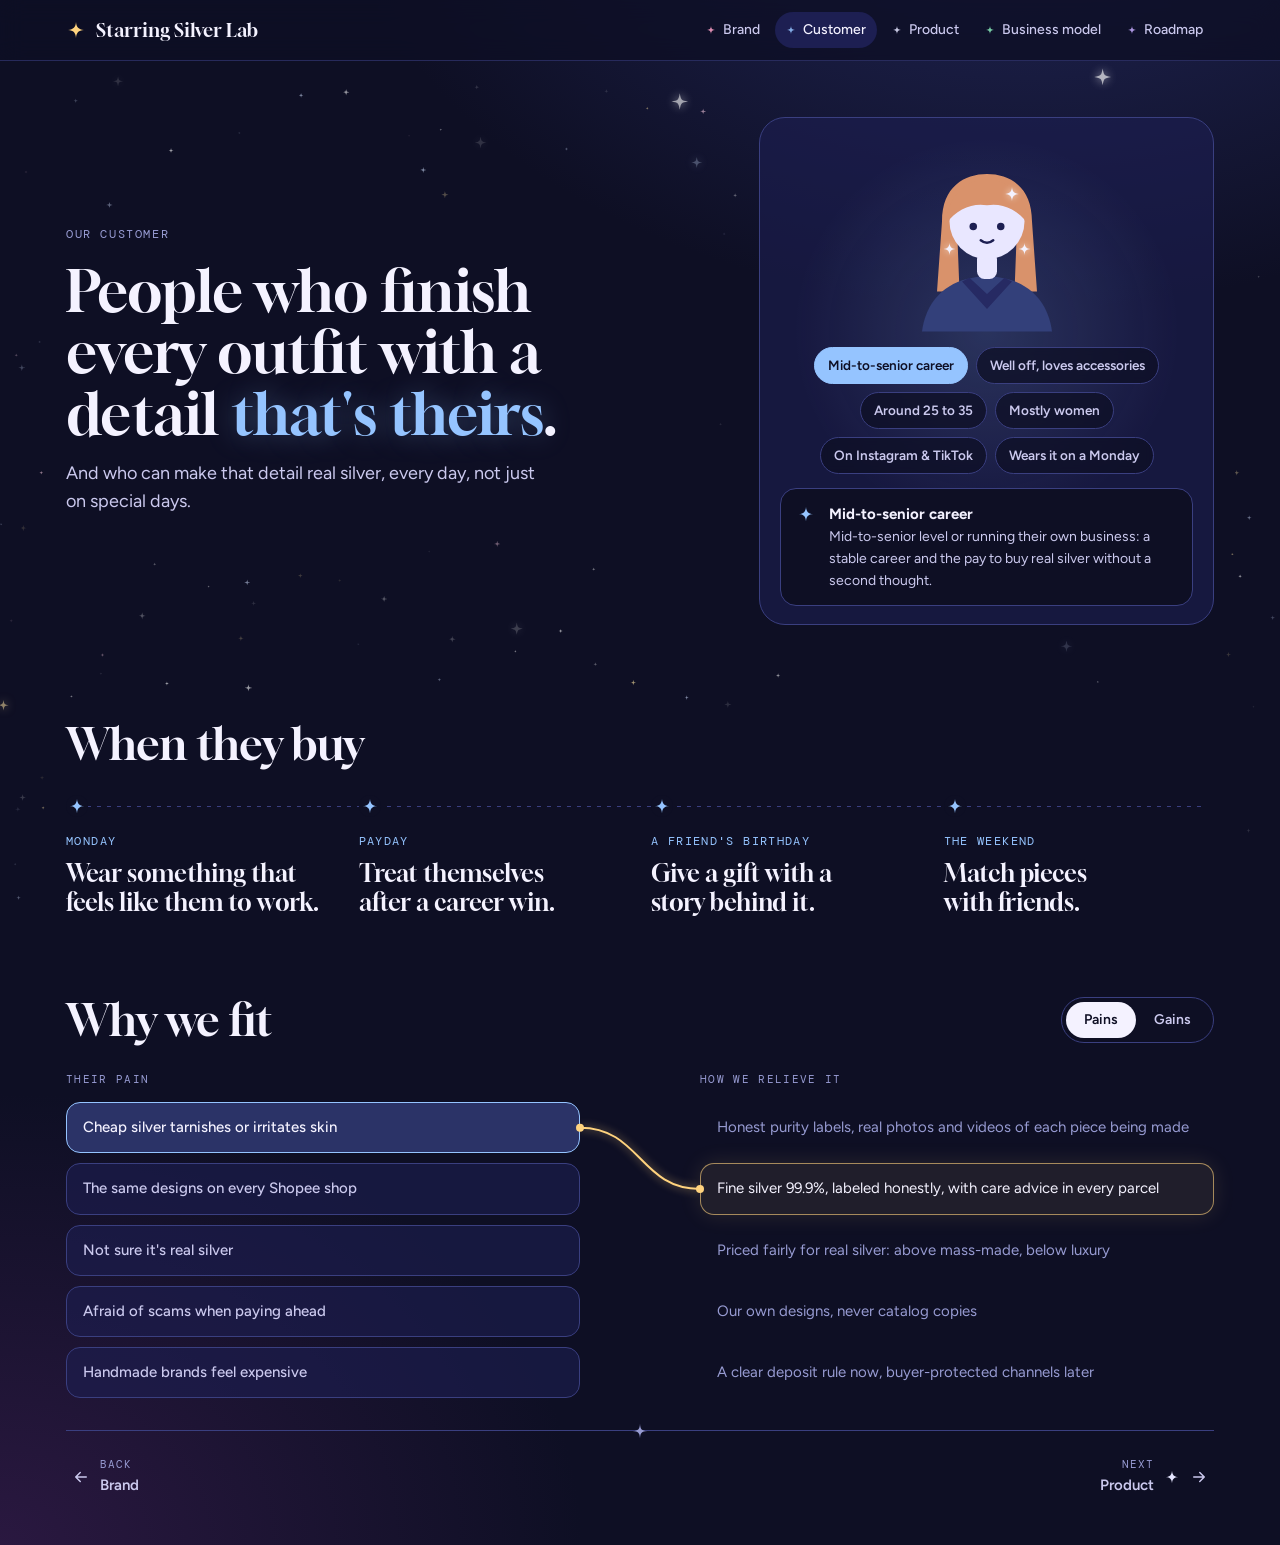
<file: website/customer.html>
<!doctype html>
<html lang="en">
<meta charset="utf-8">
<meta name="viewport" content="width=device-width, initial-scale=1, viewport-fit=cover">
<style>:root{padding-top:env(safe-area-inset-top,0px);padding-bottom:env(safe-area-inset-bottom,0px)}body{margin:0}img{max-width:100%}[hidden]{display:none!important}</style>
<title>Starring Silver Lab · Customer</title>
<meta name="claude:viewport-fit-sides" content="cover">
<link rel="preconnect" href="https://fonts.googleapis.com">
<link rel="preconnect" href="https://fonts.gstatic.com" crossorigin>
<link rel="stylesheet" href="https://fonts.googleapis.com/css2?family=DM+Mono:wght@400;500&family=Figtree:wght@400;500;600;700&family=Gloock&display=swap">
<link rel="stylesheet" href="assets/site.css">
<style>
/* Customer: meet the customer (one character with tags you can open) → the moments they buy →
   why we fit (pick a pain or gain, a line draws to what answers it). */
.sec{padding-block:72px 8px}
.sec h2{font-family:var(--f-display);font-weight:400;font-size:clamp(30px,4vw,44px);line-height:1.05;margin:0 0 28px;text-wrap:balance}

/* meet the customer */
.hero{display:grid;grid-template-columns:minmax(0,7fr) minmax(0,5fr);gap:32px 56px;align-items:center;padding-block:56px 24px}
.hero-txt{display:flex;flex-direction:column;gap:16px;min-width:0}
.hero h1{font-family:var(--f-display);font-weight:400;font-size:clamp(36px,4.6vw,58px);line-height:1.06;margin:0;text-wrap:balance}
.hero h1 em{font-style:normal;color:var(--t-people);text-shadow:0 0 28px color-mix(in srgb, var(--t-people) 35%, transparent)}
.hero p{margin:0;color:var(--text-2);font-size:18px;max-width:40ch;text-wrap:pretty}
.persona{position:relative;border:1px solid var(--line);border-radius:26px;overflow:hidden;display:flex;flex-direction:column;align-items:center;padding:26px 20px 18px;
  background:radial-gradient(circle at 50% 42%, color-mix(in srgb, var(--t-people) 16%, transparent), transparent 52%), color-mix(in srgb, var(--surface) 60%, transparent)}
#person{display:flex;justify-content:center;width:100%}
.persona .fig{width:150px;display:block;overflow:visible;margin:0 0 16px}
.fig .pc{filter:drop-shadow(0 0 3px rgba(255,255,255,.75))}
.tags{display:flex;flex-wrap:wrap;justify-content:center;gap:8px}
.tag{position:static!important;transform:none!important;border:1px solid var(--line);background:color-mix(in srgb, var(--bg) 75%, transparent);color:var(--text-2);
  border-radius:999px;padding:7px 13px;font-size:13.5px;font-weight:600;cursor:pointer;transition:all .25s;backdrop-filter:blur(4px)}
.tag:hover{color:var(--text);border-color:var(--text-2)}
.tag[aria-pressed="true"]{background:var(--t-people);border-color:var(--t-people);color:var(--bg)}
.detail{margin-top:14px;width:100%;display:grid;grid-template-columns:22px 1fr;gap:10px;align-items:start;padding:14px 16px;border-radius:16px;background:var(--bg);border:1px solid var(--line);min-height:72px}
.detail .spark{width:18px;height:18px;color:var(--t-people);margin-top:2px}
.detail b{display:block;font-size:15px}
.detail span{display:block;font-size:14px;color:var(--text-2)}
.detail.swap{animation:swap .35s ease}
@keyframes swap{from{opacity:0;transform:translateY(6px)}to{opacity:1;transform:none}}

/* moments */
.moments{position:relative;display:grid;grid-template-columns:repeat(4,minmax(0,1fr));gap:22px}
.moments::before{content:"";position:absolute;left:11px;right:11px;top:11px;height:1px;background:repeating-linear-gradient(90deg, var(--line) 0 4px, transparent 4px 10px)}
.moment{position:relative;display:flex;flex-direction:column;gap:8px;min-width:0}
.moment .spark{width:22px;height:22px;color:var(--t-people);background:var(--bg);border-radius:50%;padding:2px;transition:transform .5s cubic-bezier(.2,.8,.2,1)}
.moment:hover .spark{transform:rotate(90deg) scale(1.2)}
.moment .when{font-family:var(--f-mono);font-size:11.5px;letter-spacing:.12em;text-transform:uppercase;color:var(--t-people);margin-top:8px}
.moment p{margin:0;font-family:var(--f-display);font-size:clamp(20px,2vw,24px);line-height:1.2;text-wrap:balance}

/* why we fit */
.fit-head{display:flex;flex-wrap:wrap;justify-content:space-between;align-items:flex-end;gap:14px 24px;margin-bottom:28px}
.fit-head h2{margin:0}
.seg{display:inline-flex;padding:4px;border:1px solid var(--line);border-radius:999px;background:var(--bg)}
.seg button{border:none;background:none;border-radius:999px;padding:7px 18px;font-size:14px;font-weight:600;color:var(--text-2);cursor:pointer;transition:background .25s, color .25s}
.seg button[aria-pressed="true"]{background:var(--text);color:var(--bg)}
.board{position:relative;display:grid;grid-template-columns:minmax(0,1fr) 120px minmax(0,1fr);gap:0}
.col{display:flex;flex-direction:column;gap:10px;min-width:0}
.col .lbl{font-family:var(--f-mono);font-size:11px;letter-spacing:.12em;text-transform:uppercase;color:var(--mute);margin-bottom:4px}
.them{text-align:left;border:1px solid var(--line);background:color-mix(in srgb, var(--surface) 60%, transparent);border-radius:14px;padding:13px 16px;font-size:15px;font-weight:500;cursor:pointer;color:var(--text-2);transition:all .25s}
.them:hover{color:var(--text);border-color:var(--text-2)}
.them[aria-pressed="true"]{color:var(--text);border-color:var(--t-people);background:color-mix(in srgb, var(--t-people) 12%, var(--surface))}
.them .ans{display:none}
.us{border:1px solid transparent;border-radius:14px;padding:13px 16px;font-size:15px;color:var(--mute);transition:all .3s;cursor:pointer}
.us.on{color:var(--text);border-color:color-mix(in srgb, var(--accent) 60%, transparent);background:color-mix(in srgb, var(--accent) 8%, transparent);box-shadow:0 0 22px color-mix(in srgb, var(--accent) 12%, transparent)}
.wire{position:absolute;inset:0;width:100%;height:100%;pointer-events:none;overflow:visible}
.wire path{fill:none;stroke:var(--accent);stroke-width:2;filter:drop-shadow(0 0 4px color-mix(in srgb, var(--accent) 70%, transparent));transition:d .4s cubic-bezier(.2,.8,.2,1)}
.wire circle{fill:var(--accent);transition:cx .4s, cy .4s}

@media (max-width:900px){
  .hero{grid-template-columns:1fr}
  .moments{grid-template-columns:repeat(2,minmax(0,1fr));row-gap:34px}
  .moments::before{display:none}
}
@media (max-width:720px){
  .board{grid-template-columns:1fr}
  .board .col.right,.wire{display:none}
  .board .col.left .lbl:last-child{display:none}
  .them[aria-pressed="true"] .ans{display:block;margin-top:8px;padding-top:8px;border-top:1px solid var(--line);color:var(--accent);font-weight:500}
}
@media (max-width:560px){ .moments{grid-template-columns:1fr} }
</style>

<canvas id="sparkles" aria-hidden="true"></canvas>
<header class="nav" id="nav" data-clear></header>

<main class="wrap">
  <section class="hero" aria-labelledby="hero-title">
    <div class="hero-txt" data-clear>
      <div class="eyebrow" id="hero-eyebrow"></div>
      <h1 id="hero-title"></h1>
      <p id="hero-line"></p>
    </div>
    <div class="persona" data-clear>
      <div id="person"></div>
      <div class="tags" id="tags" role="group" aria-label="About our customer"></div>
      <div class="detail" id="detail" aria-live="polite"></div>
    </div>
  </section>

  <section class="sec" aria-labelledby="moments-title">
    <h2 id="moments-title" data-clear></h2>
    <div class="moments" id="moments" data-clear></div>
  </section>

  <section class="sec" aria-labelledby="fit-title">
    <div class="fit-head" data-clear>
      <h2 id="fit-title"></h2>
      <div class="seg" role="group" aria-label="Show">
        <button id="tab-pains" aria-pressed="true"></button>
        <button id="tab-gains" aria-pressed="false"></button>
      </div>
    </div>
    <div class="board" id="board" data-clear>
      <div class="col left" id="left"></div>
      <div></div>
      <div class="col right" id="right"></div>
      <svg class="wire" id="wire" aria-hidden="true"><path id="wire-path"/><circle id="wire-a" r="4"/><circle id="wire-b" r="4"/></svg>
    </div>
  </section>

  <nav class="pager" id="pager" aria-label="Pages" data-clear></nav>
</main>

<script src="assets/content.js"></script>
<script src="assets/site.js"></script>
<script>
(function(){
  const S = window.SITE, C = S.customer, { spark, STAR } = window.SSL;
  const $ = id => document.getElementById(id);
  const still = matchMedia("(prefers-reduced-motion: reduce)").matches;
  const arrow = '<svg class="arw" viewBox="0 0 24 24" fill="none" stroke="currentColor" stroke-width="2" stroke-linecap="round" stroke-linejoin="round" aria-hidden="true"><path d="M5 12h14M13 6l6 6-6 6"/></svg>';

  SSL.renderNav("customer");
  SSL.renderPager("customer");

  /* meet the customer */
  const H = C.hero;
  $("hero-eyebrow").textContent = H.eyebrow;
  $("hero-title").innerHTML = H.title.replace("that's theirs", "<em>that's theirs</em>");
  $("hero-line").textContent = H.line;

  const SILVER = "#F4F2FF";
  const star = (x, y, r) => `<g class="pc"><path fill="${SILVER}" transform="translate(${x - r} ${y - r}) scale(${r / 12})" d="${STAR}"/></g>`;
  $("person").innerHTML = `<svg class="fig" viewBox="0 0 120 150" aria-hidden="true">
      <path fill="#D9926B" d="M24 62C24 34 42 24 60 24S96 34 96 62L100 118H82L84 66H36L38 118H20Z"/>
      <path fill="#33407A" d="M8 150C12 120 34 106 60 106S108 120 112 150Z"/>
      <path fill="#262A63" d="M40 110 60 132 80 110 74 107 60 120 46 107Z"/>
      <rect x="52" y="86" width="16" height="22" rx="6" fill="#E9E7FF"/>
      <circle cx="60" cy="62" r="30" fill="#E9E7FF"/>
      <circle cx="49" cy="66" r="3" fill="#1D1F52"/><circle cx="71" cy="66" r="3" fill="#1D1F52"/>
      <path d="M55 77q5 4 10 0" fill="none" stroke="#1D1F52" stroke-width="2" stroke-linecap="round"/>
      <path fill="#D9926B" d="M27 64A33 36 0 0 1 93 64C84 52 72 47 60 49C48 47 36 52 27 64Z"/>
      ${star(30, 84, 6)}${star(90, 84, 6)}${star(80, 40, 7)}
    </svg>`;

  /* tags sit either side of the character: l = to its left, r = to its right, c = above it (three a side) */
  const POS = [ ["l", 24], ["r", 20], ["l", 42], ["r", 38], ["l", 60], ["r", 56] ];
  const at = ([side, top]) => side === "l" ? `right:calc(50% + 98px);top:${top}%` : side === "r" ? `left:calc(50% + 98px);top:${top}%` : `left:50%;transform:translateX(-50%);top:${top}%`;
  const tags = $("tags"), detail = $("detail");
  tags.innerHTML = H.tags.map((t, i) => `<button class="tag" data-i="${i}" aria-pressed="false" style="${at(POS[i])}">${t.label}</button>`).join("");
  function pickTag(i, animate){
    tags.querySelectorAll(".tag").forEach((b, k) => b.setAttribute("aria-pressed", String(k === i)));
    detail.innerHTML = `${spark()}<div><b>${H.tags[i].label}</b><span>${H.tags[i].detail}</span></div>`;
    if (animate){ detail.classList.remove("swap"); void detail.offsetWidth; detail.classList.add("swap"); }
  }
  tags.addEventListener("click", e => { const b = e.target.closest(".tag"); if (b) pickTag(+b.dataset.i, true); });
  pickTag(0, false);

  /* moments */
  $("moments-title").textContent = C.moments.title;
  $("moments").innerHTML = C.moments.items.map(m => `<div class="moment">${spark()}<span class="when">${m.when}</span><p>${m.line}</p></div>`).join("");

  /* why we fit */
  const F = C.fit;
  $("fit-title").textContent = F.title;
  $("tab-pains").textContent = F.tabs.pains; $("tab-gains").textContent = F.tabs.gains;
  const left = $("left"), right = $("right"), board = $("board"), wire = $("wire"), path = $("wire-path"), A = $("wire-a"), Bc = $("wire-b");
  const ORDER = [2, 0, 4, 1, 3];   /* answers listed in a different order, so the line has somewhere to go */
  let kind = "pains", act = 0;
  function build(){
    const list = F[kind], heads = F.heads[kind];
    left.innerHTML = `<span class="lbl">${heads[0]}</span>` + list.map((p, i) => `<button class="them" data-i="${i}" aria-pressed="false">${p.them}<span class="ans">${p.us}</span></button>`).join("");
    right.innerHTML = `<span class="lbl">${heads[1]}</span>` + ORDER.map(i => `<div class="us" data-i="${i}">${list[i].us}</div>`).join("");
    pick(0);
  }
  function pick(i){
    act = i;
    left.querySelectorAll(".them").forEach(b => b.setAttribute("aria-pressed", String(+b.dataset.i === i)));
    right.querySelectorAll(".us").forEach(d => d.classList.toggle("on", +d.dataset.i === i));
    draw();
  }
  function draw(){
    const a = left.querySelector(`.them[data-i="${act}"]`), b = right.querySelector(`.us[data-i="${act}"]`);
    if (!a || !b || getComputedStyle(wire).display === "none") return;
    const o = board.getBoundingClientRect(), ra = a.getBoundingClientRect(), rb = b.getBoundingClientRect();
    const x1 = ra.right - o.left, y1 = ra.top + ra.height / 2 - o.top, x2 = rb.left - o.left, y2 = rb.top + rb.height / 2 - o.top, m = (x1 + x2) / 2;
    path.setAttribute("d", `M${x1} ${y1} C${m} ${y1} ${m} ${y2} ${x2} ${y2}`);
    A.setAttribute("cx", x1); A.setAttribute("cy", y1); Bc.setAttribute("cx", x2); Bc.setAttribute("cy", y2);
    if (!still){ const len = path.getTotalLength(); path.animate([{strokeDasharray: `0 ${len}`}, {strokeDasharray: `${len} 0`}], {duration: 420, easing: "cubic-bezier(.2,.8,.2,1)"}); }
  }
  left.addEventListener("click", e => { const b = e.target.closest(".them"); if (b) pick(+b.dataset.i); });
  left.addEventListener("pointerover", e => { const b = e.target.closest(".them"); if (b && +b.dataset.i !== act && matchMedia("(hover:hover)").matches) pick(+b.dataset.i); });
  right.addEventListener("click", e => { const d = e.target.closest(".us"); if (d) pick(+d.dataset.i); });
  right.addEventListener("pointerover", e => { const d = e.target.closest(".us"); if (d && +d.dataset.i !== act && matchMedia("(hover:hover)").matches) pick(+d.dataset.i); });
  function tab(k){
    kind = k;
    $("tab-pains").setAttribute("aria-pressed", String(k === "pains"));
    $("tab-gains").setAttribute("aria-pressed", String(k === "gains"));
    build();
  }
  $("tab-pains").addEventListener("click", () => tab("pains"));
  $("tab-gains").addEventListener("click", () => tab("gains"));
  build();
  new ResizeObserver(() => draw()).observe(board);
  document.fonts && document.fonts.ready.then(draw);

  SSL.sparkles();
})();
</script>
</file>
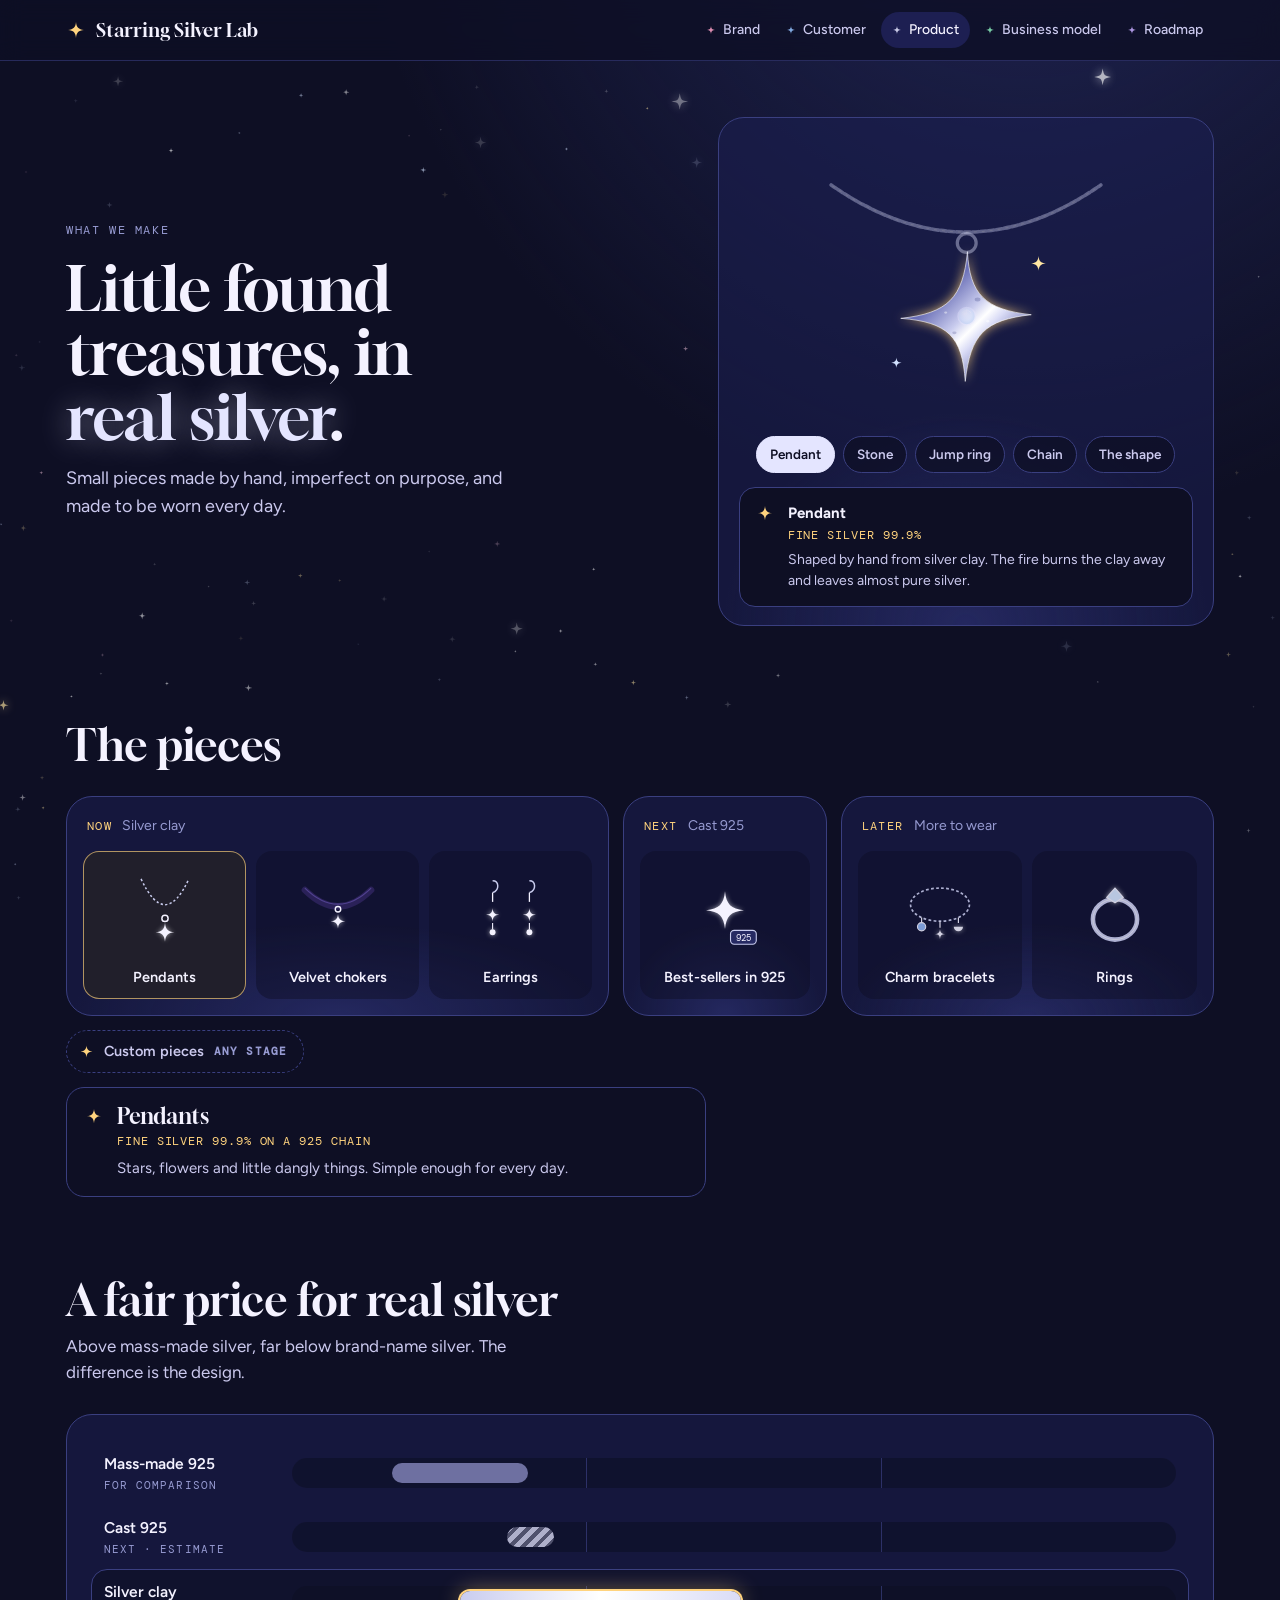
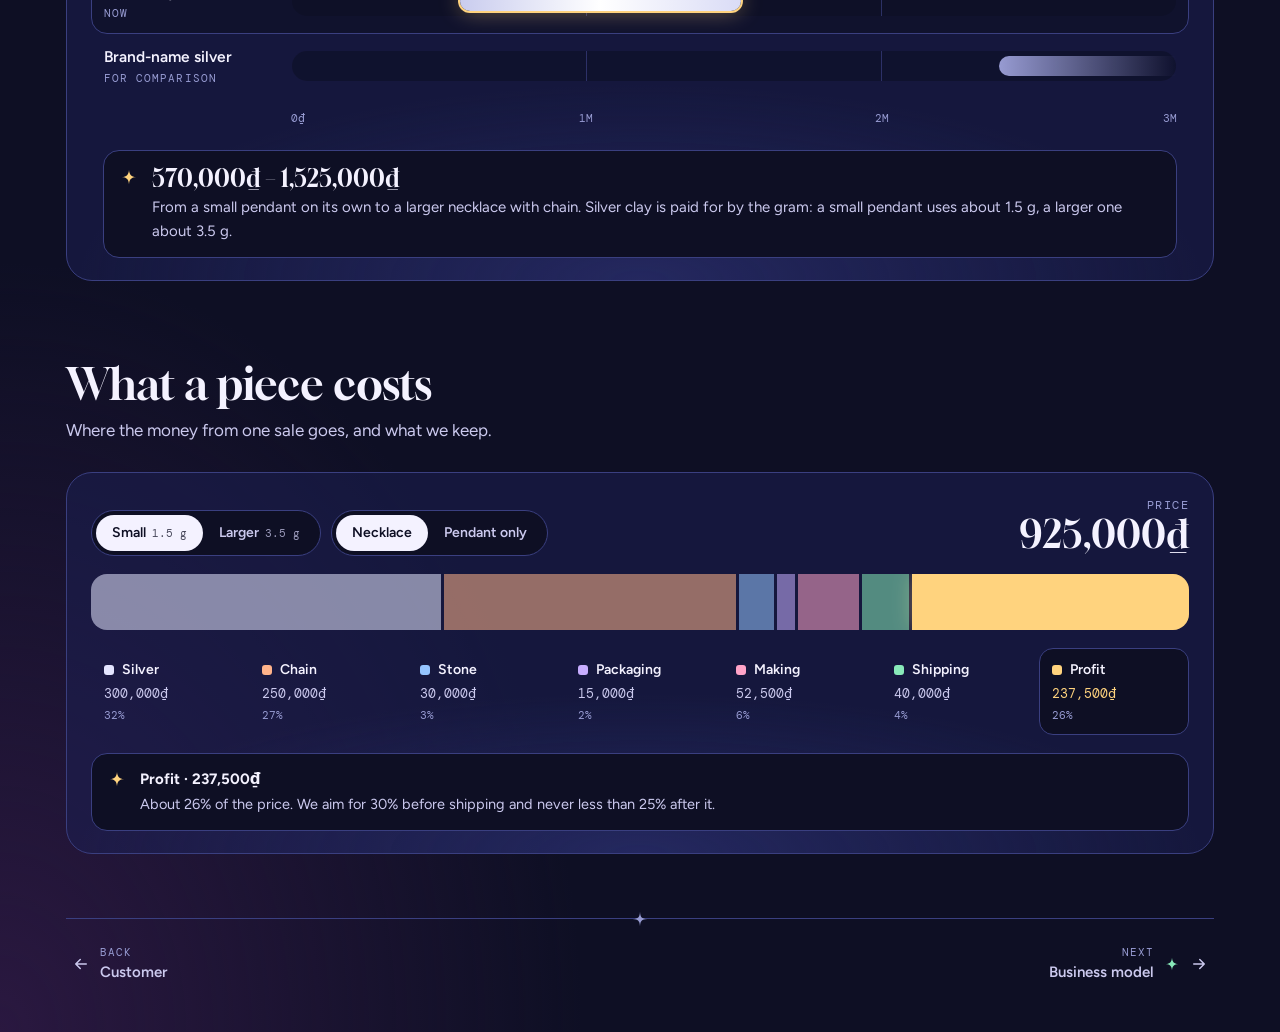
<file: website/product.html>
<!doctype html>
<html lang="en">
<meta charset="utf-8">
<meta name="viewport" content="width=device-width, initial-scale=1, viewport-fit=cover">
<style>:root{padding-top:env(safe-area-inset-top,0px);padding-bottom:env(safe-area-inset-bottom,0px)}body{margin:0}img{max-width:100%}[hidden]{display:none!important}</style>
<title>Starring Silver Lab · Product</title>
<meta name="claude:viewport-fit-sides" content="cover">
<link rel="preconnect" href="https://fonts.googleapis.com">
<link rel="preconnect" href="https://fonts.gstatic.com" crossorigin>
<link rel="stylesheet" href="https://fonts.googleapis.com/css2?family=DM+Mono:wght@400;500&family=Figtree:wght@400;500;600;700&family=Gloock&display=swap">
<link rel="stylesheet" href="assets/site.css">
<style>
/* Product: what one piece is made of (tap a part, it lights up on the drawing) → the pieces on a shelf, now / next / later
   → where the price sits, drawn to scale → what one piece costs, as a bar split into cost and profit. */
.sec{padding-block:72px 8px}
.sec h2{font-family:var(--f-display);font-weight:400;font-size:clamp(30px,4vw,44px);line-height:1.05;margin:0;text-wrap:balance}
.head{display:flex;flex-direction:column;gap:10px;margin-bottom:28px}
.head p{margin:0;color:var(--text-2);font-size:17px;max-width:46ch;text-wrap:pretty}
.card{position:relative;border:1px solid var(--line);border-radius:26px;overflow:hidden;
  background:radial-gradient(ellipse 70% 60% at 50% 100%, color-mix(in srgb, var(--surface-2) 90%, transparent), transparent 70%), color-mix(in srgb, var(--surface) 55%, transparent)}
.mono{font-family:var(--f-mono);font-size:11.5px;letter-spacing:.12em;text-transform:uppercase}

/* what a piece is made of */
.hero{display:grid;grid-template-columns:minmax(0,6fr) minmax(0,5fr);gap:32px 56px;align-items:center;padding-block:56px 24px}
.hero-txt{display:flex;flex-direction:column;gap:16px;min-width:0}
.hero h1{font-family:var(--f-display);font-weight:400;font-size:clamp(38px,5vw,62px);line-height:1.04;margin:0;text-wrap:balance}
.hero h1 em{font-style:normal;color:var(--t-make);text-shadow:0 0 30px color-mix(in srgb, var(--t-make) 45%, transparent)}
.hero p{margin:0;color:var(--text-2);font-size:18px;max-width:38ch;text-wrap:pretty}
.piece{display:flex;flex-direction:column;align-items:center;padding:22px 20px 18px}
#anatomy{width:100%;max-width:290px;aspect-ratio:1;display:block;overflow:visible}
.part{cursor:pointer;transition:opacity .35s, filter .35s}
.piece.focus .part{opacity:.4}
.piece.focus .part.on{opacity:1;filter:drop-shadow(0 0 7px color-mix(in srgb, var(--accent) 80%, transparent))}
#ghost{opacity:0;transition:opacity .45s}
.piece[data-part="shape"] #ghost{opacity:1}
.tags{display:flex;flex-wrap:wrap;justify-content:center;gap:8px;margin-top:6px}
.tag{border:1px solid var(--line);background:color-mix(in srgb, var(--bg) 75%, transparent);color:var(--text-2);border-radius:999px;padding:7px 13px;font-size:13.5px;font-weight:600;cursor:pointer;transition:all .25s}
.tag:hover{color:var(--text);border-color:var(--text-2)}
.tag[aria-pressed="true"]{background:var(--t-make);border-color:var(--t-make);color:var(--bg)}
.detail{margin-top:14px;width:100%;display:grid;grid-template-columns:22px 1fr;gap:10px;align-items:start;padding:14px 16px;border-radius:16px;background:var(--bg);border:1px solid var(--line);min-height:86px}
.detail .spark{width:18px;height:18px;color:var(--accent);margin-top:2px}
.detail b{display:block;font-size:15px}
.detail .mat{display:block;font-family:var(--f-mono);font-size:11.5px;letter-spacing:.08em;text-transform:uppercase;color:var(--accent);margin:2px 0 4px}
.detail span:last-child{display:block;font-size:14px;color:var(--text-2)}
.swap{animation:swap .35s ease}
@keyframes swap{from{opacity:0;transform:translateY(6px)}to{opacity:1;transform:none}}

/* the pieces */
.shelf{display:flex;gap:14px;align-items:stretch}
.grp{display:flex;flex-direction:column;gap:14px;min-width:0;padding:18px 16px 16px}
.grp-h{display:flex;align-items:baseline;gap:10px;padding-left:4px}
.grp-h .mono{color:var(--accent)}
.grp-h span:last-child{font-size:14px;color:var(--mute)}
.items{display:grid;grid-template-columns:repeat(var(--n),minmax(0,1fr));gap:10px;flex:1}
.item{display:flex;flex-direction:column;align-items:center;justify-content:flex-end;gap:10px;padding:14px 8px 12px;border-radius:16px;border:1px solid transparent;background:color-mix(in srgb, var(--bg) 45%, transparent);cursor:pointer;transition:border-color .25s, background .25s, transform .3s cubic-bezier(.2,.8,.2,1)}
.item:hover{transform:translateY(-3px)}
.item svg{width:100%;max-width:92px;aspect-ratio:1;display:block;overflow:visible}
.item svg .pc{filter:drop-shadow(0 0 3px rgba(255,255,255,.6))}
.item b{font-size:14.5px;font-weight:600;text-align:center;line-height:1.25}
.item[aria-pressed="true"]{border-color:color-mix(in srgb, var(--accent) 65%, transparent);background:color-mix(in srgb, var(--accent) 8%, var(--bg))}
.later .item svg{opacity:.85}
.custom{margin-top:14px;display:inline-flex;align-items:center;gap:10px;border:1px dashed var(--line);background:none;border-radius:999px;padding:9px 16px 9px 12px;font-size:14.5px;font-weight:600;color:var(--text-2);cursor:pointer;transition:all .25s}
.custom .spark{width:15px;height:15px;color:var(--accent)}
.custom small{font-family:var(--f-mono);font-size:11px;letter-spacing:.1em;text-transform:uppercase;color:var(--mute)}
.custom[aria-pressed="true"]{border-style:solid;border-color:color-mix(in srgb, var(--accent) 65%, transparent);color:var(--text)}
.pick{margin-top:14px;display:grid;grid-template-columns:22px 1fr;gap:10px;padding:16px 18px;border-radius:18px;border:1px solid var(--line);background:var(--bg);max-width:640px}
.pick .spark{width:18px;height:18px;color:var(--accent);margin-top:3px}
.pick b{display:block;font-family:var(--f-display);font-weight:400;font-size:22px;line-height:1.15}
.pick .mat{display:block;font-family:var(--f-mono);font-size:11.5px;letter-spacing:.08em;text-transform:uppercase;color:var(--accent);margin:4px 0 6px}
.pick span:last-child{display:block;color:var(--text-2);font-size:15px}

/* price */
.scale{padding:26px 24px 22px;display:flex;flex-direction:column;gap:10px}
.prow{display:grid;grid-template-columns:170px minmax(0,1fr);gap:8px 18px;align-items:center;width:100%;text-align:left;border:1px solid transparent;background:none;border-radius:16px;padding:10px 12px;cursor:pointer;transition:background .25s, border-color .25s}
.prow:hover{background:color-mix(in srgb, var(--bg) 40%, transparent)}
.prow[aria-pressed="true"]{background:color-mix(in srgb, var(--bg) 60%, transparent);border-color:var(--line)}
.plabel b{display:block;font-size:15.5px;font-weight:600}
.plabel small{display:block;font-family:var(--f-mono);font-size:10.5px;letter-spacing:.1em;text-transform:uppercase;color:var(--mute);margin-top:2px}
.track{position:relative;height:30px;border-radius:999px;
  background:linear-gradient(90deg, transparent calc(33.333% - .5px), color-mix(in srgb, var(--line) 70%, transparent) calc(33.333% - .5px) calc(33.333% + .5px), transparent calc(33.333% + .5px) calc(66.666% - .5px), color-mix(in srgb, var(--line) 70%, transparent) calc(66.666% - .5px) calc(66.666% + .5px), transparent calc(66.666% + .5px)),
             color-mix(in srgb, var(--bg) 55%, transparent)}
.band{position:absolute;top:5px;bottom:5px;border-radius:999px;min-width:10px}
.band.ours{background:linear-gradient(90deg, #C9CCEE, #FFFFFF 50%, #DADCF6);box-shadow:0 0 16px color-mix(in srgb, var(--t-make) 45%, transparent)}
.band.est{background:repeating-linear-gradient(135deg, color-mix(in srgb, var(--t-make) 75%, transparent) 0 5px, color-mix(in srgb, var(--t-make) 30%, transparent) 5px 9px);box-shadow:none}
.band.them{background:linear-gradient(90deg, var(--mute), color-mix(in srgb, var(--mute) 0%, transparent));border-radius:999px 0 0 999px}
.band.them.closed{background:color-mix(in srgb, var(--mute) 70%, transparent);border-radius:999px}
.prow[aria-pressed="true"] .band.ours{box-shadow:0 0 0 2px var(--accent), 0 0 22px color-mix(in srgb, var(--accent) 45%, transparent)}
.prow[aria-pressed="true"] .band.est{box-shadow:0 0 0 2px var(--accent)}
.prow[aria-pressed="true"] .band.them{box-shadow:0 0 0 2px var(--text-2)}
.axis{position:relative;height:20px;margin:2px 12px 0 calc(170px + 18px + 12px)}
.axis span{position:absolute;top:0;transform:translateX(-50%);font-family:var(--f-mono);font-size:11px;color:var(--mute);font-variant-numeric:tabular-nums;white-space:nowrap}
.axis span:first-child{transform:none}
.axis span:last-child{transform:translateX(-100%)}
.pdetail{margin:10px 12px 0;display:grid;grid-template-columns:22px 1fr;gap:10px;padding:14px 16px;border-radius:16px;background:var(--bg);border:1px solid var(--line)}
.pdetail .spark{width:18px;height:18px;color:var(--accent);margin-top:3px}
.pdetail .range{display:block;font-family:var(--f-display);font-size:24px;line-height:1.15;font-variant-numeric:tabular-nums}
.pdetail span:last-child{display:block;color:var(--text-2);font-size:15px;margin-top:4px}

/* what a piece costs */
.cost{padding:24px 24px 22px;display:flex;flex-direction:column;gap:18px}
.cost-top{display:flex;flex-wrap:wrap;justify-content:space-between;align-items:flex-end;gap:14px 24px}
.seg{display:inline-flex;max-width:100%;padding:4px;border:1px solid var(--line);border-radius:999px;background:var(--bg)}
.seg button{border:none;background:none;border-radius:999px;padding:7px 16px;font-size:14px;font-weight:600;color:var(--text-2);cursor:pointer;transition:background .25s, color .25s;white-space:nowrap}
.seg button small{font-family:var(--f-mono);font-size:11px;font-weight:400;margin-left:6px;opacity:.75}
.seg button[aria-pressed="true"]{background:var(--text);color:var(--bg)}
.total{text-align:right}
.total .mono{display:block;color:var(--mute)}
.total b{display:block;font-family:var(--f-display);font-weight:400;font-size:clamp(28px,3.4vw,38px);line-height:1.1;font-variant-numeric:tabular-nums}
.bar{display:flex;height:56px;border-radius:16px;overflow:hidden;gap:3px}
.bar button{border:none;padding:0;min-width:6px;flex-basis:0;background:var(--c);cursor:pointer;transition:flex-grow .6s cubic-bezier(.2,.8,.2,1), opacity .25s, box-shadow .25s}
.bar button.profit{box-shadow:0 0 22px color-mix(in srgb, var(--accent) 45%, transparent)}
.bar.focus button{opacity:.55}
.bar.focus button.on{opacity:1}
.legend{display:grid;grid-template-columns:repeat(var(--n,6),minmax(0,1fr));gap:8px}
.segs{display:flex;flex-wrap:wrap;gap:10px;min-width:0}
.legend button{display:flex;flex-direction:column;align-items:flex-start;gap:3px;text-align:left;border:1px solid transparent;background:none;border-radius:14px;padding:10px 12px;cursor:pointer;transition:background .25s, border-color .25s;min-width:0}
.legend button:hover{background:color-mix(in srgb, var(--bg) 40%, transparent)}
.legend button[aria-pressed="true"]{background:var(--bg);border-color:var(--line)}
.legend .nm{display:flex;align-items:center;gap:8px;font-size:14px;font-weight:600}
.legend .nm i{width:10px;height:10px;border-radius:3px;background:var(--c);flex:none}
.legend .amt{font-family:var(--f-mono);font-size:13px;color:var(--text-2);font-variant-numeric:tabular-nums}
.legend .pct{font-family:var(--f-mono);font-size:11px;color:var(--mute)}
.legend button.profit .amt{color:var(--accent)}
.cnote{display:grid;grid-template-columns:22px 1fr;gap:10px;padding:14px 16px;border-radius:16px;background:var(--bg);border:1px solid var(--line)}
.cnote .spark{width:18px;height:18px;color:var(--accent);margin-top:2px}
.cnote b{display:block;font-size:15px}
.cnote span:last-child{display:block;color:var(--text-2);font-size:14.5px;margin-top:2px}

@media (max-width:900px){
  .hero{grid-template-columns:1fr}
  .legend{grid-template-columns:repeat(3,minmax(0,1fr))}
  .shelf{flex-direction:column}
  .grp{flex:auto!important}
}
@media (max-width:620px){
  .cost{padding:16px 12px 14px}
  .legend{grid-template-columns:repeat(2,minmax(0,1fr))}
  .total{text-align:left}
  .segs{width:100%}
  .seg{display:flex;width:100%}
  .legend button:last-child:nth-child(odd){grid-column:1 / -1}
  .seg button{flex:1;padding:7px 8px;font-size:13.5px}
  .seg button small{display:block;margin:1px 0 0}
  .prow{grid-template-columns:1fr}
  .axis{margin-left:12px}
  .scale{padding:16px 10px 14px}
  .item svg{max-width:72px}
}
</style>

<canvas id="sparkles" aria-hidden="true"></canvas>
<header class="nav" id="nav" data-clear></header>

<main class="wrap">
  <section class="hero" aria-labelledby="hero-title">
    <div class="hero-txt" data-clear>
      <div class="eyebrow" id="hero-eyebrow"></div>
      <h1 id="hero-title"></h1>
      <p id="hero-line"></p>
    </div>
    <div class="card piece" id="piece" data-clear>
      <svg id="anatomy" viewBox="0 0 400 400" aria-hidden="true">
        <defs>
          <linearGradient id="silver" gradientUnits="userSpaceOnUse" x1="110" y1="160" x2="290" y2="340">
            <stop offset="0" stop-color="#6A6FB6"/><stop offset=".35" stop-color="#C9CCEE"/><stop offset=".5" stop-color="#FFFFFF"/><stop offset=".62" stop-color="#DADCF6"/><stop offset="1" stop-color="#5E63A8"/>
          </linearGradient>
          <radialGradient id="cz" cx="40%" cy="35%" r="70%"><stop offset="0" stop-color="#FFFFFF"/><stop offset=".55" stop-color="#D6E6FF"/><stop offset="1" stop-color="#8FB4F2"/></radialGradient>
        </defs>
        <g class="part" data-part="cord">
          <path d="M14 62Q200 192 386 62" fill="none" stroke="#C9CCEE" stroke-width="5" stroke-dasharray="8 3" stroke-linecap="round"/>
          <path d="M14 62Q200 192 386 62" fill="none" stroke="#FFFFFF" stroke-width="1.4" stroke-dasharray="4 7" stroke-dashoffset="-2" opacity=".75"/>
        </g>
        <g class="part" data-part="pendant">
          <path transform="translate(100 143) scale(.5)" d="M204 22C210 140 252 182 380 196 252 210 212 250 198 380 190 256 150 216 20 206 150 192 192 150 204 22Z" fill="url(#silver)"/>
          <path transform="translate(100 143) scale(.5)" d="M204 22C210 140 252 182 380 196 252 210 212 250 198 380 190 256 150 216 20 206 150 192 192 150 204 22Z" fill="none" stroke="#FFFFFF" stroke-opacity=".7" stroke-width="2.4"/>
          <ellipse cx="216" cy="220" rx="4" ry="2.6" fill="#3B3F80" opacity=".28"/>
          <ellipse cx="184" cy="266" rx="3" ry="2" fill="#3B3F80" opacity=".24"/>
          <ellipse cx="230" cy="250" rx="2.4" ry="1.6" fill="#FFFFFF" opacity=".5"/>
          <ellipse cx="172" cy="238" rx="2.2" ry="1.5" fill="#FFFFFF" opacity=".45"/>
        </g>
        <path id="ghost" transform="translate(100 143) scale(.5)" d="M200 22C206 150 250 194 380 200 250 206 206 250 200 378 194 250 150 206 20 200 150 194 194 150 200 22Z" fill="none" stroke="#FFD37E" stroke-width="3" stroke-dasharray="7 9"/>
        <g class="part" data-part="stone">
          <circle cx="201" cy="243" r="12" fill="url(#cz)" stroke="#E4E5FF" stroke-width="2"/>
          <path d="M195 238l6-4 6 4M201 234v6" fill="none" stroke="#FFFFFF" stroke-width="1.2" opacity=".8"/>
        </g>
        <g class="part" data-part="ring">
          <circle cx="201" cy="142" r="13" fill="none" stroke="#E4E5FF" stroke-width="4.5"/>
        </g>
        <path class="pulse" d="M300 160c.6 7 3.1 9.5 10.2 10.2-7 .6-9.5 3.1-10.2 10.2-.6-7-3.1-9.5-10.2-10.2 7-.6 9.5-3.1 10.2-10.2z" fill="#FFE6A3"/>
        <path class="pulse" style="animation-delay:-1.2s" d="M104 300c.5 5 2.2 6.8 7.2 7.2-5 .5-6.8 2.2-7.2 7.2-.5-5-2.2-6.8-7.2-7.2 5-.5 6.8-2.2 7.2-7.2z" fill="#D2E1FF"/>
      </svg>
      <div class="tags" id="tags" role="group" aria-label="What this piece is made of"></div>
      <div class="detail" id="detail" aria-live="polite"></div>
    </div>
  </section>

  <section class="sec" aria-labelledby="shelf-title">
    <div class="head" data-clear><h2 id="shelf-title"></h2></div>
    <div class="shelf" id="shelf" data-clear></div>
    <div data-clear>
      <button class="custom" id="custom" type="button" aria-pressed="false"></button>
      <div class="pick" id="pick" aria-live="polite"></div>
    </div>
  </section>

  <section class="sec" aria-labelledby="price-title">
    <div class="head" data-clear><h2 id="price-title"></h2><p id="price-line"></p></div>
    <div class="card scale" id="scale" data-clear>
      <div id="prows"></div>
      <div class="axis" id="axis" aria-hidden="true"></div>
      <div class="pdetail" id="pdetail" aria-live="polite"></div>
    </div>
  </section>

  <section class="sec" aria-labelledby="cost-title">
    <div class="head" data-clear><h2 id="cost-title"></h2><p id="cost-line"></p></div>
    <div class="card cost" id="cost" data-clear>
      <div class="cost-top">
        <div class="segs"><div class="seg" id="cost-seg" role="group" aria-label="Size"></div><div class="seg" id="cost-form" role="group" aria-label="Sold as"></div></div>
        <div class="total"><span class="mono" id="cost-plabel"></span><b id="cost-price"></b></div>
      </div>
      <div class="bar" id="cost-bar"></div>
      <div class="legend" id="cost-legend"></div>
      <div class="cnote" id="cost-note" aria-live="polite"></div>
    </div>
  </section>

  <nav class="pager" id="pager" aria-label="Pages" data-clear style="margin-top:56px"></nav>
</main>

<script src="assets/content.js"></script>
<script src="assets/site.js"></script>
<script>
(function(){
  const S = window.SITE, P = S.product, { spark } = window.SSL;
  const $ = id => document.getElementById(id);
  const still = matchMedia("(prefers-reduced-motion: reduce)").matches;
  const pop = el => { el.classList.remove("swap"); void el.offsetWidth; el.classList.add("swap"); };
  const vnd = n => n.toLocaleString("en-US") + "₫";

  SSL.renderNav("product");
  SSL.renderPager("product");

  /* ---------- what a piece is made of ---------- */
  const H = P.hero;
  $("hero-eyebrow").textContent = H.eyebrow;
  $("hero-title").innerHTML = H.title.replace(H.glow, `<em>${H.glow}</em>`);
  $("hero-line").textContent = H.line;
  const piece = $("piece"), tags = $("tags"), detail = $("detail");
  const PART_OF = {shape: "pendant"};
  tags.innerHTML = H.parts.map((p, i) => `<button class="tag" type="button" data-i="${i}" aria-pressed="false">${p.label}</button>`).join("");
  function pickPart(i, animate){
    const p = H.parts[i], part = PART_OF[p.id] || p.id;
    tags.querySelectorAll(".tag").forEach((b, k) => b.setAttribute("aria-pressed", String(k === i)));
    piece.classList.add("focus"); piece.dataset.part = p.id;
    piece.querySelectorAll(".part").forEach(g => g.classList.toggle("on", g.dataset.part === part));
    detail.innerHTML = `${spark()}<div><b>${p.label}</b><span class="mat">${p.mat}</span><span>${p.detail}</span></div>`;
    if (animate) pop(detail);
  }
  tags.addEventListener("click", e => { const b = e.target.closest(".tag"); if (b) pickPart(+b.dataset.i, true); });
  piece.querySelectorAll(".part").forEach(g => g.addEventListener("click", () => {
    const i = H.parts.findIndex(p => p.id === g.dataset.part); if (i >= 0) pickPart(i, true);
  }));
  pickPart(0, false);

  /* ---------- the pieces ---------- */
  const SILVER = "#F4F2FF", STAR = SSL.STAR;
  const star = (x, y, r) => `<g class="pc"><path fill="${SILVER}" transform="translate(${x - r} ${y - r}) scale(${r / 12})" d="${STAR}"/></g>`;
  const ICON = {
    pendant: () => `<path d="M24 14Q50 70 76 14" fill="none" stroke="#C9CCEE" stroke-width="1.6" stroke-dasharray="2.5 2.5"/><circle cx="50" cy="57" r="3.4" fill="none" stroke="${SILVER}" stroke-width="1.6"/>${star(50, 72, 13)}`,
    choker:  () => `<path d="M14 26Q50 62 86 26" fill="none" stroke="#2A2158" stroke-width="7" stroke-linecap="round"/><path d="M14 24Q50 59 86 24" fill="none" stroke="#5A4A9E" stroke-width="1.3" opacity=".8"/><circle cx="50" cy="47" r="3" fill="none" stroke="${SILVER}" stroke-width="1.5"/>${star(50, 60, 10)}`,
    earrings:() => [30, 70].map(x => `<path d="M${x} 16c7 0 8 10 0 13" fill="none" stroke="#C9CCEE" stroke-width="1.6"/><path d="M${x} 29v10" stroke="${SILVER}" stroke-width="1.4"/>${star(x, 53, 9)}<circle cx="${x}" cy="72" r="3.2" fill="${SILVER}" class="pc"/><path d="M${x} 62v7" stroke="${SILVER}" stroke-width="1.2"/>`).join(""),
    cast:    () => `${star(50, 48, 26)}<rect x="56" y="70" width="28" height="15" rx="4" fill="#262A63" stroke="#C9CCEE" stroke-width="1.2"/><text x="70" y="81" text-anchor="middle" font-family="DM Mono, monospace" font-size="9.5" fill="${SILVER}">925</text>`,
    bracelet:() => `<ellipse cx="50" cy="42" rx="32" ry="18" fill="none" stroke="#C9CCEE" stroke-width="1.8" stroke-dasharray="3 2.5"/><path d="M30 56v6M50 60v7M70 56v6" stroke="${SILVER}" stroke-width="1.3"/><circle cx="30" cy="66" r="4.5" fill="#8FB4F2" stroke="${SILVER}" stroke-width="1.2"/>${star(50, 74, 7)}<path d="M65 66a5 5 0 0 0 10 0Z" fill="${SILVER}" class="pc"/>`,
    ring:    () => `<ellipse cx="50" cy="58" rx="24" ry="22" fill="none" stroke="#C9CCEE" stroke-width="5"/><ellipse cx="50" cy="58" rx="24" ry="22" fill="none" stroke="#FFFFFF" stroke-width="1" opacity=".6"/><path d="M41 34l9-10 9 10-9 6Z" fill="#D6E6FF" stroke="${SILVER}" stroke-width="1.2" class="pc"/>`
  };
  const SH = P.shelf, shelf = $("shelf"), pick = $("pick"), custom = $("custom");
  $("shelf-title").textContent = SH.title;
  shelf.innerHTML = SH.groups.map(g => {
    const its = SH.items.filter(it => it.group === g.id);
    return `<div class="card grp ${g.id}" style="flex:${its.length} 1 0">
      <div class="grp-h"><span class="mono">${g.label}</span><span>${g.line}</span></div>
      <div class="items" style="--n:${its.length}">${its.map(it => `<button class="item" type="button" data-id="${it.id}" aria-pressed="false"><svg viewBox="0 0 100 100" aria-hidden="true">${ICON[it.icon]()}</svg><b>${it.name}</b></button>`).join("")}</div>
    </div>`;
  }).join("");
  custom.innerHTML = `${spark()}${SH.custom.name}<small>${SH.custom.tag}</small>`;
  function pickItem(id, animate){
    const it = id === "custom" ? SH.custom : SH.items.find(x => x.id === id);
    shelf.querySelectorAll(".item").forEach(b => b.setAttribute("aria-pressed", String(b.dataset.id === id)));
    custom.setAttribute("aria-pressed", String(id === "custom"));
    pick.innerHTML = `${spark()}<div><b>${it.name}</b><span class="mat">${it.mat}</span><span>${it.line}</span></div>`;
    if (animate) pop(pick);
  }
  shelf.addEventListener("click", e => { const b = e.target.closest(".item"); if (b) pickItem(b.dataset.id, true); });
  custom.addEventListener("click", () => pickItem("custom", true));
  pickItem(SH.items[0].id, false);

  /* ---------- price, drawn to scale ---------- */
  const PR = P.price, MAX = PR.max;
  $("price-title").textContent = PR.title;
  $("price-line").textContent = PR.line;
  const pct = v => (v / MAX * 100).toFixed(2) + "%";
  $("prows").innerHTML = PR.rows.map(r => {
    const to = r.to || MAX, cls = r.ours ? (r.est ? "ours est" : "ours") : (r.to ? "them closed" : "them");
    return `<button class="prow" type="button" data-id="${r.id}" aria-pressed="false">
      <span class="plabel"><b>${r.name}</b><small>${r.sub}</small></span>
      <span class="track"><span class="band ${cls}" style="left:${pct(r.from)};width:${pct(to - r.from)}"></span></span>
    </button>`;
  }).join("");
  $("axis").innerHTML = PR.ticks.map(t => `<span style="left:${pct(t.v)}">${t.label}</span>`).join("");
  const pdetail = $("pdetail");
  function pickRow(id, animate){
    const r = PR.rows.find(x => x.id === id);
    document.querySelectorAll(".prow").forEach(b => b.setAttribute("aria-pressed", String(b.dataset.id === id)));
    const range = r.to ? `${vnd(r.from)} – ${vnd(r.to)}` : `${vnd(r.from)} ${PR.andUp}`;
    pdetail.innerHTML = `${spark()}<div><span class="range">${r.est ? PR.about + " " : ""}${range}</span><span>${r.note}</span></div>`;
    if (animate) pop(pdetail);
  }
  $("prows").addEventListener("click", e => { const b = e.target.closest(".prow"); if (b) pickRow(b.dataset.id, true); });
  pickRow(PR.start, false);


  /* ---------- what a piece costs ---------- */
  const C = P.cost, K = C.kinds;
  $("cost-title").textContent = C.title;
  $("cost-line").textContent = C.line;
  $("cost-plabel").textContent = C.priceLabel;
  const seg = $("cost-seg"), form = $("cost-form"), bar = $("cost-bar"), legend = $("cost-legend"), cnote = $("cost-note");
  const segBtns = (list) => list.map(o => `<button type="button" data-id="${o.id}" aria-pressed="false">${o.name}${o.sub ? `<small>${o.sub}</small>` : ""}</button>`).join("");
  seg.innerHTML = segBtns(C.sizes);
  form.innerHTML = segBtns(C.forms);
  const ALL = Object.keys(K);
  bar.innerHTML = ALL.map(k => `<button type="button" class="${k}" data-id="${k}" style="--c:${K[k].color}" aria-label="${K[k].name}"></button>`).join("");
  let size = C.sizes[0].id, kind = C.forms[0].id, partId = C.start;
  const current = () => C.pieces.find(x => x.id === `${size}-${kind}`);
  function drawCost(animate){
    const pc = current();
    seg.querySelectorAll("button").forEach(b => b.setAttribute("aria-pressed", String(b.dataset.id === size)));
    form.querySelectorAll("button").forEach(b => b.setAttribute("aria-pressed", String(b.dataset.id === kind)));
    $("cost-price").textContent = vnd(pc.price);
    ALL.forEach(k => { const x = pc.parts.find(y => y.id === k), el = bar.querySelector(`[data-id="${k}"]`); el.style.flexGrow = x ? x.amount : 0; el.hidden = !x; });
    legend.style.setProperty("--n", pc.parts.length);
    legend.innerHTML = pc.parts.map(x => `<button type="button" class="${x.id}" data-id="${x.id}" aria-pressed="false" style="--c:${K[x.id].color}"><span class="nm"><i></i>${K[x.id].name}</span><span class="amt">${vnd(x.amount)}</span><span class="pct">${Math.round(x.amount / pc.price * 100)}%</span></button>`).join("");
    if (!pc.parts.some(x => x.id === partId)) partId = C.start;
    pickCost(partId, animate);
  }
  function pickCost(id, animate){
    const pc = current(), x = pc.parts.find(y => y.id === id);
    if (!x) return;
    partId = id;
    bar.classList.add("focus");
    bar.querySelectorAll("button").forEach(b => b.classList.toggle("on", b.dataset.id === id));
    legend.querySelectorAll("button").forEach(b => b.setAttribute("aria-pressed", String(b.dataset.id === id)));
    cnote.innerHTML = `${spark()}<div><b>${K[id].name} · ${vnd(x.amount)}</b><span>${x.note}</span></div>`;
    if (animate) pop(cnote);
  }
  form.addEventListener("click", e => { const b = e.target.closest("button"); if (b){ kind = b.dataset.id; drawCost(true); } });
  seg.addEventListener("click", e => { const b = e.target.closest("button"); if (b){ size = b.dataset.id; drawCost(true); } });
  bar.addEventListener("click", e => { const b = e.target.closest("button"); if (b) pickCost(b.dataset.id, true); });
  legend.addEventListener("click", e => { const b = e.target.closest("button"); if (b) pickCost(b.dataset.id, true); });
  drawCost(false);

  SSL.sparkles();
})();
</script>
</file>
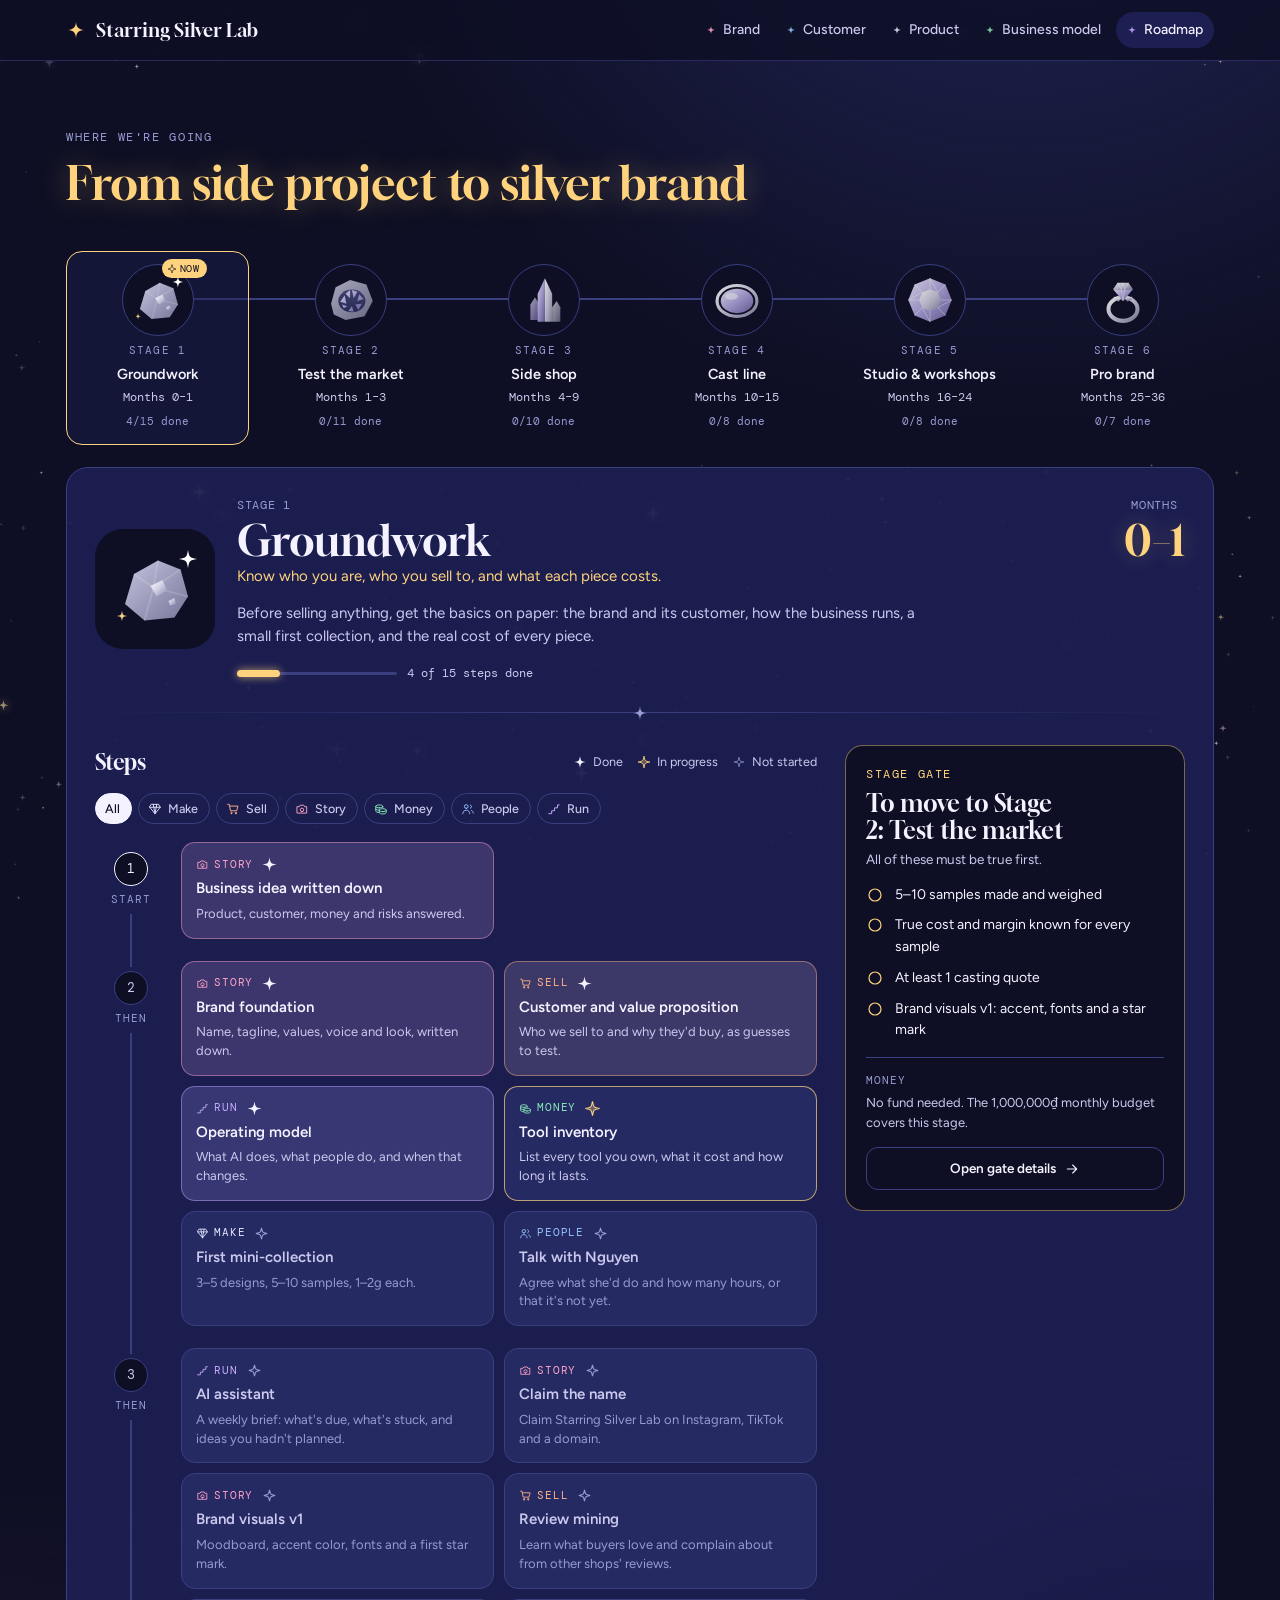
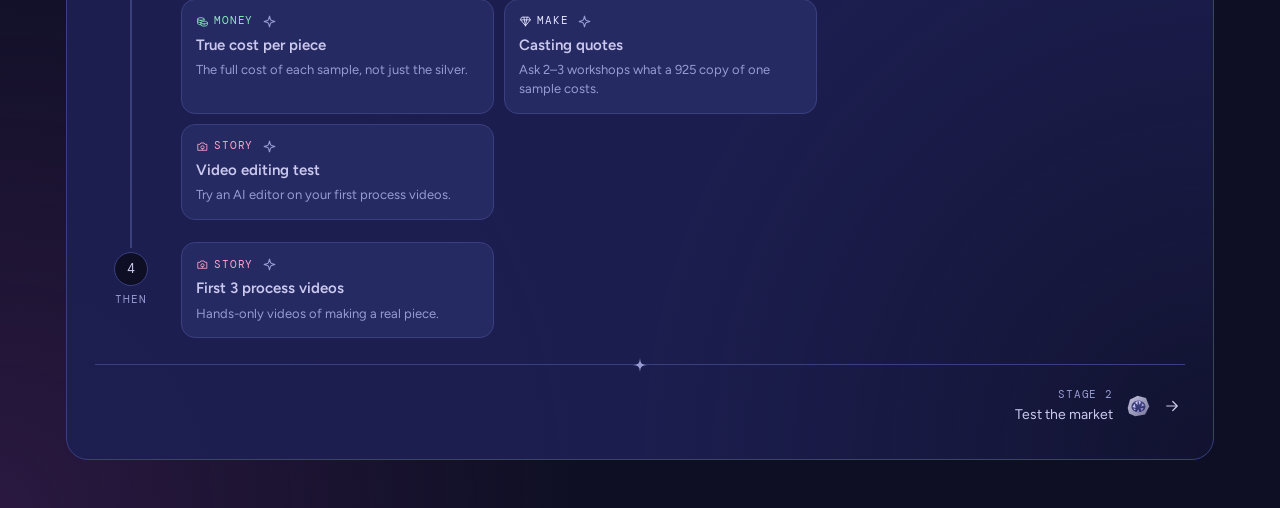
<file: website/roadmap.html>
<!doctype html>
<html lang="en">
<meta charset="utf-8">
<meta name="viewport" content="width=device-width, initial-scale=1, viewport-fit=cover">
<style>:root{padding-top:env(safe-area-inset-top,0px);padding-bottom:env(safe-area-inset-bottom,0px)}body{margin:0}img{max-width:100%}[hidden]{display:none!important}</style>
<title>Starring Silver Lab Roadmap</title>
<meta name="claude:viewport-fit-sides" content="cover">
<link rel="preconnect" href="https://fonts.googleapis.com">
<link rel="preconnect" href="https://fonts.gstatic.com" crossorigin>
<link rel="stylesheet" href="https://fonts.googleapis.com/css2?family=DM+Mono:wght@400;500&family=Figtree:wght@400;500;600;700&family=Gloock&display=swap">
<style>
/* Layout: a stepper of six gems (rough ore → set stone) on top; below it the chosen stage: its goal, its steps in order, and the gate that leads to the next stage. Details open in one focused view with a back trail. */
:root{
  --bg:#0E0F24;
  --surface:#1D1F52;
  --surface-2:#262A63;
  --line:#3A3F80;
  --text:#F4F2FF;
  --text-2:#CBC9EE;
  --mute:#979BD2;
  --accent:#FFD37E;
  --t-make:#E4E5FF;
  --t-sell:#FFB38A;
  --t-story:#FFA3C8;
  --t-money:#88E9B9;
  --t-people:#95C4FF;
  --t-run:#C7ADFF;
  --f-display:"Gloock","Georgia","Times New Roman",serif;
  --f-body:"Figtree",system-ui,-apple-system,"Segoe UI",sans-serif;
  --f-mono:"DM Mono",ui-monospace,"SFMono-Regular",Menlo,monospace;
  color-scheme:dark;
}
*{box-sizing:border-box}
html,body{background:var(--bg)}
body{color:var(--text);font-family:var(--f-body);font-size:15px;line-height:1.55;min-height:100vh;overflow-x:hidden;
  background:radial-gradient(90% 50% at 80% -10%, #22275A 0%, transparent 60%), radial-gradient(70% 45% at 0% 100%, #2A1840 0%, transparent 65%), var(--bg)}
body.locked{overflow:hidden}
#sparkles{position:fixed;inset:0;width:100%;height:100%;pointer-events:none;z-index:0}
.wrap{position:relative;z-index:1;max-width:1180px;margin:0 auto;
  padding-left:max(16px, env(safe-area-inset-left, 0px));padding-right:max(16px, env(safe-area-inset-right, 0px));padding-block:28px 48px}
button{font:inherit;color:inherit}
:focus-visible{outline:2px solid var(--accent);outline-offset:2px}

/* header */
.top{display:flex;flex-wrap:wrap;justify-content:space-between;align-items:flex-end;gap:12px 24px;padding-block:40px 18px}
.top h1{margin:12px 0 0}
.eyebrow{font-family:var(--f-mono);font-size:11.5px;letter-spacing:.14em;text-transform:uppercase;color:var(--mute)}
h1{font-family:var(--f-display);font-weight:400;font-size:clamp(30px,4.6vw,46px);line-height:1.05;margin:6px 0 0;text-wrap:balance;color:var(--accent);text-shadow:0 0 28px color-mix(in srgb, var(--accent) 35%, transparent)}
.here{display:inline-flex;align-items:center;gap:8px;font-size:13px;color:var(--text-2);border:1px solid var(--line);border-radius:999px;padding:6px 14px 6px 10px;background:var(--surface)}
.here b{color:var(--text);font-weight:600}
.here svg{width:14px;height:14px}

/* stepper */
.stepper{list-style:none;margin:26px 0 0;padding:0;display:grid;grid-template-columns:repeat(6,minmax(0,1fr));gap:10px;position:relative}
.stepper::before{content:"";position:absolute;left:8%;right:8%;top:47px;height:2px;background:var(--line);z-index:0}
.stepper .lit{position:absolute;left:8%;top:47px;height:2px;background:var(--accent);z-index:0;opacity:.7}
.step-btn{position:relative;z-index:1;width:100%;display:flex;flex-direction:column;align-items:center;gap:6px;text-align:center;
  background:transparent;border:1px solid transparent;border-radius:16px;padding:12px 8px 14px;cursor:pointer;transition:background .2s,border-color .2s}
.step-btn:hover{background:color-mix(in srgb, var(--surface) 70%, transparent)}
.step-btn[aria-pressed="true"]{background:color-mix(in srgb, var(--surface) 45%, transparent);border-color:var(--accent)}
.gem-slot{width:72px;height:72px;display:grid;place-items:center;border-radius:50%;position:relative;border:1px solid var(--line);
  background:var(--bg)}
.gem-slot svg.gem{width:58px;height:58px}
.step-btn.todo .gem-slot svg.gem{opacity:.85;filter:saturate(.8)}
.step-num{font-family:var(--f-mono);font-size:11px;letter-spacing:.1em;text-transform:uppercase;color:var(--mute)}
.step-name{font-weight:600;font-size:14.5px;line-height:1.25;text-wrap:balance}
.step-months{font-family:var(--f-mono);font-size:11.5px;color:var(--text-2)}
.step-prog{font-family:var(--f-mono);font-size:11px;color:var(--mute)}
.here-tag{position:absolute;top:-6px;right:-14px;display:inline-flex;align-items:center;gap:3px;font-family:var(--f-mono);font-size:10px;letter-spacing:.06em;text-transform:uppercase;color:var(--bg);background:var(--accent);border-radius:999px;padding:2px 7px 2px 5px}
.here-tag svg{width:10px;height:10px}

/* stage hero */
.stage{margin-top:22px;border:1px solid var(--line);border-radius:22px;padding:28px;
  background:radial-gradient(ellipse 50% 38% at 100% 100%, color-mix(in srgb, var(--surface) 25%, transparent) 0%, color-mix(in srgb, var(--surface) 60%, transparent) 45%, color-mix(in srgb, var(--surface) 94%, transparent) 100%)}
.hero{display:grid;grid-template-columns:120px minmax(0,1fr) auto;gap:22px;align-items:center;position:relative;padding-bottom:30px}
.when{display:flex;flex-direction:column;align-items:flex-end;gap:6px;padding-left:12px}
.when{flex-direction:column;align-items:flex-end;gap:4px;align-self:start;text-align:right}
.when-stack{display:flex;flex-direction:column;align-items:center;gap:4px}
.when-num{font-family:var(--f-display);font-size:clamp(30px,4vw,42px);line-height:1.05;color:var(--accent);white-space:nowrap;text-shadow:0 0 22px color-mix(in srgb, var(--accent) 30%, transparent)}
.when-lbl{font-family:var(--f-mono);font-size:12px;letter-spacing:.06em;text-transform:uppercase;color:var(--mute)}
.hero::after{content:"";position:absolute;left:0;right:0;bottom:0;height:1px;background:linear-gradient(90deg, transparent, var(--line) 50%, transparent)}
.hero::before{content:"";position:absolute;left:50%;bottom:-8px;width:16px;height:16px;transform:translateX(-50%);background:var(--surface);
  -webkit-mask:url("data:image/svg+xml,%3Csvg xmlns='http://www.w3.org/2000/svg' viewBox='0 0 24 24'%3E%3Cpath d='M12 1C12.6 9.5 14.5 11.4 23 12 14.5 12.6 12.6 14.5 12 23 11.4 14.5 9.5 12.6 1 12 9.5 11.4 11.4 9.5 12 1z'/%3E%3C/svg%3E") center/contain no-repeat;
  mask:url("data:image/svg+xml,%3Csvg xmlns='http://www.w3.org/2000/svg' viewBox='0 0 24 24'%3E%3Cpath d='M12 1C12.6 9.5 14.5 11.4 23 12 14.5 12.6 12.6 14.5 12 23 11.4 14.5 9.5 12.6 1 12 9.5 11.4 11.4 9.5 12 1z'/%3E%3C/svg%3E") center/contain no-repeat;
  background-color:var(--mute);z-index:1}
.hero-gem{width:120px;height:120px;border-radius:28px;background:var(--bg);display:grid;place-items:center}
.hero-gem svg{width:96px;height:96px}
.hero .meta{font-family:var(--f-mono);font-size:12px;letter-spacing:.06em;color:var(--mute);text-transform:uppercase}
.hero h2{font-family:var(--f-display);font-weight:400;font-size:clamp(30px,4vw,42px);line-height:1.05;margin:4px 0 2px}
.hero .goal{font-size:15px;font-weight:400;margin:0 0 14px;color:var(--accent);text-wrap:balance}
.hero .about{margin:0;color:var(--text-2);max-width:68ch}
.prog-row{display:flex;align-items:center;gap:10px;margin-top:16px;font-family:var(--f-mono);font-size:12px;color:var(--text-2)}
.bar{width:160px;height:7px;position:relative;display:flex;align-items:center}
.bar::before{content:"";position:absolute;left:0;right:0;height:3px;border-radius:3px;background:var(--line)}
.bar i{position:relative;display:block;height:7px;border-radius:7px;background:var(--accent);box-shadow:0 0 8px color-mix(in srgb, var(--accent) 70%, transparent)}

.stage-grid{display:grid;grid-template-columns:minmax(0,1fr) 340px;gap:28px;margin-top:32px;align-items:start}
.board-head{display:flex;flex-wrap:wrap;justify-content:space-between;align-items:center;gap:10px 16px;margin-bottom:14px}
.board-head h3{font-family:var(--f-display);font-weight:400;font-size:22px;margin:0}
.legend{display:flex;flex-wrap:wrap;gap:6px 14px;font-size:12.5px;color:var(--text-2)}
.legend span{display:inline-flex;align-items:center;gap:6px}
.legend svg{width:14px;height:14px}
.filters{display:flex;flex-wrap:wrap;gap:6px;margin-bottom:18px}
.chip{display:inline-flex;align-items:center;gap:6px;border:1px solid var(--line);background:transparent;color:var(--text-2);font-size:12.5px;font-weight:500;
  border-radius:999px;padding:5px 11px 5px 9px;cursor:pointer}
.chip svg{width:14px;height:14px;color:var(--c, var(--text-2))}
.chip:hover{color:var(--text);border-color:var(--text-2)}
.chip[aria-pressed="true"]{background:var(--text);color:var(--bg);border-color:var(--text)}
.chip[aria-pressed="true"] svg{color:var(--bg)}

/* steps spine */
.spine{list-style:none;margin:0;padding:0;display:grid;gap:4px}
.row{display:grid;grid-template-columns:72px 1fr;gap:14px}
.row-label{position:relative;display:flex;flex-direction:column;align-items:center;padding-top:10px}
.row-label::after{content:"";position:absolute;top:72px;bottom:-10px;width:2px;background:var(--line)}
.row:last-child .row-label::after{display:none}
.row-num{width:34px;height:34px;border-radius:50%;display:grid;place-items:center;border:1.5px solid var(--line);background:var(--bg);font-family:var(--f-mono);font-size:13px;color:var(--text-2);position:relative;z-index:1}
.row-cap{font-family:var(--f-mono);font-size:10.5px;letter-spacing:.08em;text-transform:uppercase;color:var(--mute);margin-top:6px}
.row.done .row-num{border-color:var(--text);color:var(--text)}
.cards{display:grid;grid-template-columns:repeat(auto-fill,minmax(210px,1fr));gap:10px;padding-bottom:18px}
.card{position:relative;text-align:left;display:flex;flex-direction:column;gap:6px;min-width:0;background:var(--surface-2);border:1px solid var(--line);border-radius:14px;padding:13px 14px 14px;cursor:pointer;
  transition:border-color .2s, transform .2s, opacity .2s, box-shadow .2s}
.card:hover{border-color:var(--text-2);transform:translateY(-1px)}
.card .ctop{display:flex;align-items:center;justify-content:space-between;gap:8px}
.card .trk{display:inline-flex;align-items:center;gap:5px;font-family:var(--f-mono);font-size:10.5px;letter-spacing:.08em;text-transform:uppercase;color:var(--c)}
.card .trk svg{width:13px;height:13px}
.card .st svg{width:17px;height:17px;display:block}
.card .nm{font-weight:600;font-size:15px;line-height:1.3}
.card .sh{font-size:13px;color:var(--text-2);line-height:1.45}
.card.todo .nm{color:var(--text-2)}
.card.todo .sh{color:var(--mute)}
.card.active{border-color:color-mix(in srgb, var(--accent) 70%, transparent)}
.card.done{background:color-mix(in srgb, var(--c) 10%, var(--surface-2));border-color:color-mix(in srgb, var(--c) 45%, transparent)}
.card.is-selected{border-color:var(--accent);box-shadow:0 0 0 2px var(--accent)}
.card.rel{border-style:dashed;border-color:var(--text-2)}
.board.filtered .card:not(.match){opacity:.22}

/* gate card */
.gate{position:sticky;top:calc(16px + env(safe-area-inset-top, 0px));border-radius:18px;padding:20px;background:var(--bg);border:1px solid color-mix(in srgb, var(--accent) 45%, transparent)}
.gate .eyebrow{color:var(--accent)}
.gate h3{font-family:var(--f-display);font-weight:400;font-size:24px;line-height:1.15;margin:6px 0 4px;text-wrap:balance}
.gate p.lead{margin:0;color:var(--text-2);font-size:13.5px}
.checks{list-style:none;padding:0;margin:14px 0 0;display:grid;gap:9px}
.checks li{display:grid;grid-template-columns:20px 1fr;gap:9px;font-size:14px}
.checks li svg{width:18px;height:18px;margin-top:2px;color:var(--accent)}
.fund{margin-top:16px;border-top:1px solid var(--line);padding-top:14px}
.fund .k{font-family:var(--f-mono);font-size:11px;letter-spacing:.08em;text-transform:uppercase;color:var(--mute)}
.fund .n{font-family:var(--f-body);font-weight:700;font-size:28px;letter-spacing:-.01em;color:var(--accent);font-variant-numeric:tabular-nums;line-height:1.2;margin-top:2px}
.fund .why{font-size:13px;color:var(--text-2);margin:4px 0 0}
.btn-line{margin-top:14px;width:100%;display:flex;align-items:center;justify-content:center;gap:8px;background:transparent;border:1px solid var(--line);border-radius:12px;padding:10px 12px;font-weight:600;font-size:13.5px;cursor:pointer;color:var(--text)}
.btn-line:hover{border-color:var(--accent);color:var(--accent)}
.btn-line svg{width:16px;height:16px}

.stage-nav{display:flex;justify-content:space-between;gap:12px;margin-top:8px;padding-top:16px;border-top:1px solid var(--line);position:relative}
.stage-nav::after{content:"";position:absolute;left:50%;top:-8px;width:16px;height:16px;transform:translateX(-50%);background-color:var(--mute);
  -webkit-mask:url("data:image/svg+xml,%3Csvg xmlns='http://www.w3.org/2000/svg' viewBox='0 0 24 24'%3E%3Cpath d='M12 1C12.6 9.5 14.5 11.4 23 12 14.5 12.6 12.6 14.5 12 23 11.4 14.5 9.5 12.6 1 12 9.5 11.4 11.4 9.5 12 1z'/%3E%3C/svg%3E") center/contain no-repeat;
  mask:url("data:image/svg+xml,%3Csvg xmlns='http://www.w3.org/2000/svg' viewBox='0 0 24 24'%3E%3Cpath d='M12 1C12.6 9.5 14.5 11.4 23 12 14.5 12.6 12.6 14.5 12 23 11.4 14.5 9.5 12.6 1 12 9.5 11.4 11.4 9.5 12 1z'/%3E%3C/svg%3E") center/contain no-repeat}
.stage-nav button{display:inline-flex;align-items:center;gap:10px;background:none;border:none;cursor:pointer;color:var(--text-2);font-size:14px;padding:6px 4px;border-radius:10px;text-align:left}
.stage-nav button:hover{color:var(--text)}
.stage-nav button svg{width:18px;height:18px}
.stage-nav button svg.gem{width:30px;height:30px}
.stage-nav small{display:block;font-family:var(--f-mono);font-size:10.5px;letter-spacing:.08em;text-transform:uppercase;color:var(--mute)}
.stage-nav [hidden]{display:none!important}
.stage-nav button:last-child{margin-left:auto}
.flow-arrow{pointer-events:none}

/* detail view */
.scrim{position:fixed;inset:0;z-index:30;background:rgba(6,7,18,.72);backdrop-filter:blur(4px);display:grid;place-items:center;
  padding:max(20px, env(safe-area-inset-top, 0px)) max(16px, env(safe-area-inset-right, 0px)) max(20px, env(safe-area-inset-bottom, 0px)) max(16px, env(safe-area-inset-left, 0px));animation:fade .2s}
.sheet{width:min(820px,100%);max-height:100%;overflow:auto;background:var(--surface);border:1px solid var(--line);border-radius:22px;box-shadow:0 30px 80px rgba(0,0,0,.55);animation:rise .25s cubic-bezier(.2,.8,.2,1)}
.sheet-bar{position:sticky;top:0;z-index:2;display:flex;align-items:center;gap:10px;padding:12px 14px 12px 16px;background:var(--surface);border-bottom:1px solid var(--line)}
.crumbs{flex:1;min-width:0;display:flex;align-items:center;gap:6px;font-size:13px;color:var(--mute);white-space:nowrap;overflow:hidden;text-overflow:ellipsis}
.crumbs b{color:var(--text-2);font-weight:500;overflow:hidden;text-overflow:ellipsis}
.crumbs svg{width:12px;height:12px;flex:none}
.back-btn{display:inline-flex;align-items:center;gap:6px;border:1px solid var(--line);background:var(--bg);border-radius:999px;padding:6px 12px 6px 9px;font-size:13px;font-weight:600;cursor:pointer;flex:none;max-width:52%;overflow:hidden;white-space:nowrap;text-overflow:ellipsis}
.back-btn:hover{border-color:var(--accent);color:var(--accent)}
.back-btn svg{width:15px;height:15px;flex:none}
.icon-btn{width:36px;height:36px;border-radius:50%;border:1px solid var(--line);background:transparent;display:grid;place-items:center;cursor:pointer;flex:none}
.icon-btn:hover{border-color:var(--text-2)}
.icon-btn svg{width:16px;height:16px}
.sheet-body{padding:24px 26px 26px}
.s-head{display:grid;grid-template-columns:64px 1fr;gap:16px;align-items:center}
.s-badge{width:64px;height:64px;border-radius:18px;display:grid;place-items:center;color:var(--c);background:color-mix(in srgb, var(--c) 14%, var(--bg));border:1.5px solid color-mix(in srgb, var(--c) 60%, transparent)}
.s-badge svg{width:30px;height:30px}
.s-head h2{font-family:var(--f-display);font-weight:400;font-size:clamp(26px,3.6vw,34px);line-height:1.1;margin:0 0 6px;text-wrap:balance}
.pills{display:flex;flex-wrap:wrap;gap:6px}
.pill{display:inline-flex;align-items:center;gap:5px;font-family:var(--f-mono);font-size:11px;letter-spacing:.05em;text-transform:uppercase;border-radius:999px;padding:3px 9px;border:1px solid var(--line);color:var(--text-2)}
.pill svg{width:12px;height:12px}
.pill.track{color:var(--c);border-color:color-mix(in srgb, var(--c) 50%, transparent)}
.pill.done{color:var(--text);border-color:var(--text)}
.pill.active{color:var(--accent);border-color:var(--accent)}
.summary{font-size:17px;margin:18px 0 0;max-width:62ch}
.flow{margin-top:20px;display:grid;grid-template-columns:1fr 28px 1fr 28px 1fr;align-items:stretch;gap:8px}
.flow-col{background:var(--bg);border:1px solid var(--line);border-radius:14px;padding:10px 12px 12px;min-width:0}
.flow-col.me{border-color:var(--accent)}
.flow-col .k{font-family:var(--f-mono);font-size:10.5px;letter-spacing:.08em;text-transform:uppercase;color:var(--mute);margin-bottom:8px}
.flow-col.me .k{color:var(--accent)}
.flow-col .me-name{font-weight:600;font-size:14px}
.flow-arrow{display:grid;place-items:center;color:var(--mute)}
.flow-arrow svg{width:18px;height:18px}
.links{display:grid;gap:6px}
.lnk{display:flex;align-items:center;gap:8px;width:100%;text-align:left;border:1px solid var(--line);background:var(--surface);border-radius:10px;padding:7px 9px;font-size:13px;font-weight:500;cursor:pointer;min-width:0}
.lnk span{min-width:0;overflow:hidden;text-overflow:ellipsis}
.lnk svg{width:15px;height:15px;flex:none;color:var(--c)}
.lnk:hover{border-color:var(--c)}
.lnk .go{margin-left:auto;color:var(--mute);width:13px;height:13px}
.lnk.gate-lnk{--c:var(--accent);color:var(--accent)}
.lnk.plain{cursor:default;color:var(--mute);--c:var(--mute)}
.lnk.plain:hover{border-color:var(--line)}
.cols{display:grid;grid-template-columns:1fr 1fr;gap:24px;margin-top:24px}
.sec h4{margin:0 0 8px;font-family:var(--f-mono);font-size:11.5px;letter-spacing:.1em;text-transform:uppercase;color:var(--mute);font-weight:500}
.sec p{margin:0;color:var(--text-2)}
.sec ol{margin:0;padding:0;list-style:none;counter-reset:s;display:grid;gap:9px}
.sec ol li{counter-increment:s;display:grid;grid-template-columns:24px 1fr;gap:8px;color:var(--text-2)}
.sec ol li::before{content:counter(s);width:22px;height:22px;border-radius:50%;border:1px solid var(--line);display:grid;place-items:center;font-family:var(--f-mono);font-size:11px;color:var(--text);margin-top:1px}
.done-when{margin-top:22px;display:grid;grid-template-columns:22px 1fr;gap:10px;padding:14px 16px;border-radius:14px;background:var(--bg);border:1px solid var(--line)}
.done-when svg{width:20px;height:20px;color:var(--accent);margin-top:1px}
.done-when b{display:block;font-family:var(--f-mono);font-size:11px;letter-spacing:.1em;text-transform:uppercase;color:var(--mute);font-weight:500;margin-bottom:2px}
.pager{display:flex;justify-content:space-between;gap:12px;padding:14px 18px;border-top:1px solid var(--line)}
.pager button{display:inline-flex;align-items:center;gap:8px;background:none;border:none;cursor:pointer;color:var(--text-2);font-size:13.5px;padding:6px;border-radius:8px;text-align:left;min-width:0}
.pager button:hover{color:var(--text)}
.pager button svg{width:16px;height:16px;flex:none}
.pager small{display:block;font-family:var(--f-mono);font-size:10.5px;letter-spacing:.08em;text-transform:uppercase;color:var(--mute)}
.pager [hidden]{display:none!important}
.pager button:last-child{margin-left:auto}
table.br{width:100%;border-collapse:collapse;margin-top:10px;font-size:13.5px}
table.br td{padding:8px 0;border-bottom:1px solid var(--line);vertical-align:top}
table.br td.a{text-align:right;font-family:var(--f-body);font-weight:600;font-variant-numeric:tabular-nums;white-space:nowrap;padding-left:12px}
table.br .src{display:block;color:var(--mute);font-size:12px}
table.br tr.tot td{border-bottom:none;font-weight:700}
.est{font-family:var(--f-mono);font-size:10px;color:var(--accent);border:1px solid color-mix(in srgb, var(--accent) 40%, transparent);border-radius:4px;padding:0 4px;margin-left:6px;vertical-align:1px}
.foot{margin-top:26px;text-align:center;font-family:var(--f-mono);font-size:11px;color:var(--mute)}

@keyframes rise{from{opacity:0;transform:translateY(12px)}to{opacity:1;transform:none}}
@keyframes fade{from{opacity:0}to{opacity:1}}
@keyframes twinkle{0%,100%{opacity:.55;transform:scale(.85)}50%{opacity:1;transform:scale(1.1)}}
.pulse{transform-box:fill-box;transform-origin:center;animation:twinkle 2.4s ease-in-out infinite}

@media (max-width:960px){
  .stage-grid{grid-template-columns:1fr}
  .gate{position:static}
}
@media (max-width:720px){
  .stepper{grid-template-columns:repeat(3,minmax(0,1fr))}
  .stepper::before,.stepper .lit{display:none}
  .stage{padding:20px 16px;border-radius:18px}
  .hero{grid-template-columns:72px 1fr;gap:14px;padding-bottom:24px}
  .when{grid-column:1/-1;align-items:flex-start;padding-left:0;text-align:left}
  .when-stack{flex-direction:row;align-items:baseline;gap:10px}
  .when-num{font-size:30px}
  .hero-gem{width:72px;height:72px;border-radius:18px}
  .hero-gem svg{width:58px;height:58px}
  .row{grid-template-columns:44px 1fr;gap:10px}
  .flow{grid-template-columns:1fr}
  .flow-arrow{transform:rotate(90deg);height:18px}
  .cols{grid-template-columns:1fr}
  .sheet-body{padding:20px 18px 22px}
  .s-head{grid-template-columns:52px 1fr;gap:12px}
  .s-badge{width:52px;height:52px;border-radius:14px}
  .scrim{place-items:end center;padding-bottom:0}
  .sheet{border-radius:22px 22px 0 0;max-height:92vh}
}
@media (prefers-reduced-motion:reduce){*,*::before,*::after{animation:none!important;transition:none!important}}
</style>
<style>
/* site navigation bar, same as the other pages; kept in its own block so the roadmap's own styles are untouched */
.nav{position:relative;z-index:20;background:color-mix(in srgb, var(--bg) 78%, transparent);backdrop-filter:blur(12px);-webkit-backdrop-filter:blur(12px);border-bottom:1px solid color-mix(in srgb, var(--line) 60%, transparent)}
.nav .spark{display:inline-block;width:1em;height:1em;flex:none}
.nav-in{max-width:1180px;margin:0 auto;padding-left:max(16px, env(safe-area-inset-left, 0px));padding-right:max(16px, env(safe-area-inset-right, 0px));padding-block:12px;display:flex;align-items:center;gap:20px}
.nav a{color:inherit;text-decoration:none}
.nav .logo{display:inline-flex;align-items:center;gap:10px;font-family:var(--f-display);font-size:19px;line-height:1;white-space:nowrap}
.nav .logo .spark{width:20px;height:20px;color:var(--accent)}
.nav-links{display:flex;align-items:center;gap:4px;margin-left:auto;list-style:none;padding:0;margin-block:0}
.nav-links a{display:inline-flex;align-items:center;gap:7px;font-size:14px;font-weight:500;color:var(--text-2);padding:7px 11px;border-radius:999px;transition:color .2s, background .2s}
.nav-links a .spark{width:10px;height:10px;color:var(--c);opacity:.85}
.nav-links a:hover{color:var(--text);background:color-mix(in srgb, var(--surface) 70%, transparent)}
.nav-links a[aria-current="page"]{color:var(--text);background:var(--surface)}
.menu-btn{display:none;margin-left:auto;align-items:center;gap:8px;border:1px solid var(--line);background:var(--surface);border-radius:999px;padding:7px 14px 7px 11px;font-size:13.5px;font-weight:600;cursor:pointer}
.menu-btn svg{width:16px;height:16px}
.nav .menu{position:absolute;left:0;right:0;top:100%;background:var(--surface);border-bottom:1px solid var(--line);padding-left:max(16px, env(safe-area-inset-left, 0px));padding-right:max(16px, env(safe-area-inset-right, 0px));padding-block:8px 14px;box-shadow:0 20px 40px rgba(0,0,0,.45)}
.nav .menu a{display:grid;grid-template-columns:28px 1fr auto;align-items:center;gap:10px;padding:11px 4px;border-bottom:1px solid var(--line)}
.nav .menu a:last-child{border-bottom:none}
.nav .menu .spark{width:16px;height:16px;color:var(--c)}
.nav .menu b{font-weight:600}
.nav .menu small{font-family:var(--f-mono);font-size:11px;color:var(--mute)}
.toast{position:fixed;left:50%;bottom:calc(24px + env(safe-area-inset-bottom, 0px));transform:translateX(-50%);z-index:50;display:inline-flex;align-items:center;gap:9px;background:var(--surface-2);border:1px solid var(--line);border-radius:999px;padding:10px 16px 10px 12px;font-size:14px;box-shadow:0 12px 32px rgba(0,0,0,.45)}
.toast .spark{width:14px;height:14px;color:var(--accent)}
@media (max-width:900px){.nav-links{display:none}.menu-btn{display:inline-flex}}
</style>

<canvas id="sparkles" aria-hidden="true"></canvas>
<svg width="0" height="0" style="position:absolute" aria-hidden="true"><defs id="sprite"></defs></svg>

<header class="nav" id="nav"></header>
<div class="wrap">
  <header class="top">
    <div>
      <div class="eyebrow">Where we're going</div>
      <h1>From side project to silver brand</h1>
    </div>
  </header>

  <ol class="stepper" id="stepper" aria-label="Stages"></ol>

  <main class="stage" id="stage" aria-live="polite"></main>

</div>

<div id="detail" hidden></div>

<script src="assets/content.js"></script>
<script src="assets/site.js"></script>
<script>SSL.renderNav("roadmap");</script>
<script>
/* ===================== Data =====================
   Change a status here: "done" | "active" | "todo"   */
const TRACKS = {
  make:{label:"Make",icon:"gem"}, sell:{label:"Sell",icon:"cart"}, story:{label:"Story",icon:"camera"},
  money:{label:"Money",icon:"coins"}, people:{label:"People",icon:"people"}, run:{label:"Run",icon:"steps"}
};

const STAGES = [
{ id:"groundwork", name:"Groundwork", months:"Months 0–1", gem:"ore",
  goal:"Know who you are, who you sell to, and what each piece costs.",
  about:"Before selling anything, get the basics on paper: the brand and its customer, how the business runs, a small first collection, and the real cost of every piece.",
  milestones:[
    {id:"intake", name:"Business idea written down", track:"story", icon:"doc", status:"done",
     short:"Product, customer, money and risks answered.",
     why:"Every later decision — prices, channels, who to hire — checks back against this page.",
     steps:["Answer the ★ questions in Business Idea Intake","Note anything you're unsure of as a question to test later"],
     done:"Every ★ question in the Intake has an answer."},
    {id:"brand", name:"Brand foundation", track:"story", icon:"spark4", status:"done", needs:["intake"],
     short:"Name, tagline, values, voice and look, written down.",
     why:"Every post, parcel and agent draws from this page, so the brand sounds the same whoever is talking.",
     steps:["Answer the Foundation Questions","Agree the Brand Foundation page"],
     done:"Name, tagline, values, voice and visual direction are decided."},
    {id:"customer", name:"Customer and value proposition", track:"sell", icon:"person", status:"done", needs:["intake"],
     short:"Who we sell to and why they'd buy, as guesses to test.",
     why:"The canvas becomes your interview script, and the interviews correct the canvas.",
     steps:["Fill the Value Proposition Canvas","Write the Target Customer reasoning"],
     done:"Canvas v1 and Target Customer pages exist."},
    {id:"opmodel", name:"Operating model", track:"run", icon:"compass", status:"done", needs:["intake"],
     short:"What AI does, what people do, and when that changes.",
     why:"Deciding this early changes who you hire later: people for hands and taste, agents for repeat work.",
     steps:["Agree the Operating Model page","Add \"Done by\" to every job in Roles & Responsibilities"],
     done:"Every job has a \"Done by\"."},
    {id:"assistant", name:"AI assistant", track:"run", icon:"sparkle", status:"todo", needs:["opmodel"],
     short:"A weekly brief: what's due, what's stuck, and ideas you hadn't planned.",
     why:"A second pair of eyes on the whole business every week, at no extra cost.",
     steps:["Set up a weekly scheduled task in this Claude Project","It reads HQ, Roadmap and Validation Log","Adjust what it reports after 2 weeks"],
     done:"4 weekly briefs received and used."},
    {id:"inventory", name:"Tool inventory", track:"money", icon:"tools", status:"active", needs:["intake"],
     short:"List every tool you own, what it cost and how long it lasts.",
     why:"Tools wear out. Spreading their cost over the pieces you make is the only way your prices cover them.",
     steps:["Open Tools & Supplies","Mark each row Have it or Need to buy","For owned items, fill Unit cost and Lasts (months)","Turn on Sum for the Cost per month column"],
     done:"Every row has a status, and owned rows have a cost and lifespan."},
    {id:"collection", name:"First mini-collection", track:"make", icon:"gem", status:"todo", needs:["intake"],
     short:"3–5 designs, 5–10 samples, 1–2g each.",
     why:"Silver clay costs about 200,000₫ per gram, so light pieces keep both cost and price friendly. A small matching set looks intentional and gives you something to film and pre-sell.",
     steps:["Pick one theme: botanical or celestial","Design 3–5 pieces at 1–2g each","Make 5–10 samples and weigh each after firing","Log the weights in Product Costing"],
     done:"5–10 finished samples, each weighed and costed."},
    {id:"name", name:"Claim the name", track:"story", icon:"tag", status:"todo", needs:["brand"],
     short:"Claim Starring Silver Lab on Instagram, TikTok and a domain.",
     why:"The name is decided. One spelling everywhere is the first thing that makes a small shop look real.",
     steps:["Check the handle on Instagram and TikTok, and a domain","Claim the \"staring\" misspelling too if it's free","Check no one has trademarked the name"],
     done:"The same handle is claimed on both platforms."},
    {id:"visuals", name:"Brand visuals v1", track:"story", icon:"pen", status:"todo", needs:["brand"],
     short:"Moodboard, accent color, fonts and a first star mark.",
     why:"A generic star isn't a brand. A mark traced from your own silver star is. Version 1 is enough to start; it doesn't block posting.",
     steps:["Collect a moodboard (Claude can help)","Pick the accent color and fonts","Sculpt an imperfect 4-point star in silver clay, fire and photograph it","Trace it into a vector mark"],
     done:"Accent, fonts and a v1 star mark are in Brand Foundation."},
    {id:"nguyen", name:"Talk with Nguyen", track:"people", icon:"people", status:"todo", needs:["intake"],
     short:"Agree what she'd do and how many hours, or that it's not yet.",
     why:"The plan works without her. Knowing early lets you plan content and channels honestly.",
     steps:["Fill Hours / week in Roles & Responsibilities","Walk her through the roles proposed for her","Agree a yes, a no, or a date to decide"],
     done:"A clear answer is written in Roles & Responsibilities."},
    {id:"reviews", name:"Review mining", track:"sell", icon:"list", status:"todo", needs:["customer"],
     short:"Learn what buyers love and complain about from other shops' reviews.",
     why:"Thousands of buyers have already said what they think. Reading it costs no conversations.",
     steps:["Claude collects reviews and comments from 5–10 handmade silver shops (Shopee, TikTok, Instagram)","Sort them into loves, complaints and prices paid","Update the Value Proposition Canvas"],
     done:"A review summary is saved and the canvas is updated."},
    {id:"truecost", name:"True cost per piece", track:"money", icon:"scale", status:"todo", needs:["inventory","collection"],
     short:"The full cost of each sample, not just the silver.",
     why:"Sample 2 (1.5g, sold at 499,000₫) makes about 23% profit before chain and packaging are counted. The target is 30%. You can't fix a price you can't see.",
     steps:["Overhead per piece = monthly tool cost ÷ pieces planned per month","Enter it in Product Costing","Add chain, jump rings, cord and packaging to each piece","Flag any piece below 30% profit"],
     done:"Every sample shows its true cost and margin in Product Costing."},
    {id:"quotes", name:"Casting quotes", track:"make", icon:"mold", status:"todo", needs:["collection"],
     short:"Ask 2–3 workshops what a 925 copy of one sample costs.",
     why:"Cast 925 metal costs about a quarter of silver clay per gram. These quotes decide how profitable a future cast line can be.",
     steps:["Send the Zalo draft from the casting research page","Ask for price per gram or piece, metal loss, mold fee, minimum order and turnaround","Record the answers in Tools & Supplies → Casting service"],
     done:"At least one real quote is recorded."},
    {id:"videos", name:"First 3 process videos", track:"story", icon:"video", status:"todo", needs:["name","collection"],
     short:"Hands-only videos of making a real piece.",
     why:"People trust what they see being made. Process videos build an audience before you have anything to sell.",
     steps:["Film shaping, firing and polishing one piece","Hands only, natural light, real pieces","Post all three within two weeks"],
     done:"3 videos are posted."},
    {id:"videdit", name:"Video editing test", track:"story", icon:"cycle", status:"todo", needs:["collection"],
     short:"Try an AI editor on your first process videos.",
     why:"Editing is the slowest part of posting. Find out early how much a tool can take off you.",
     steps:["Rough-cut the first 3 videos in CapCut (free)","Note the time saved and what still needed you","Pay for a tool only if it clearly saves time"],
     done:"You know which tool to use, or that none is worth it yet."}
  ],
  gate:{checks:["5–10 samples made and weighed","True cost and margin known for every sample","At least 1 casting quote","Brand visuals v1: accent, fonts and a star mark"],
        note:"No fund needed. The 1,000,000₫ monthly budget covers this stage."}
},
{ id:"test", name:"Test the market", months:"Months 1–3", gem:"geode",
  goal:"Prove that strangers will pay your real price.",
  about:"Hear from real buyers by text, post on a steady rhythm, set up payments people trust, and run one small pre-order drop. The result decides whether you go on, adjust, or stop.",
  milestones:[
    {id:"interviews", name:"Survey and DM chats", track:"sell", icon:"chat", status:"todo",
     short:"A 5-question survey, plus text chats with 5 people who engage.",
     why:"Posts tell you what people like. Asking tells you what they'd pay and why they'd hesitate. Text keeps it easy.",
     steps:["Claude drafts a 5-question survey from the canvas","Share it in your stories and 2–3 relevant groups","DM 5 people who save or comment, by text","Log answers in the Validation Log"],
     done:"15+ survey answers and 5 DM chats are logged."},
    {id:"posting", name:"Post 3 times a week", track:"story", icon:"camera", status:"todo",
     short:"Four weeks of steady posting, tracking what gets saved.",
     why:"Saves, shares and DMs are free demand data. They tell you which pieces belong in the drop.",
     steps:["Post making, finished pieces and styling, three times a week","Each week, note saves, shares and DMs per piece"],
     done:"4 weeks posted, and your top 3 pieces by saves are known."},
    {id:"contentagent", name:"Content agent", track:"run", icon:"pen", status:"todo", needs:["posting"],
     short:"Claude drafts captions and content ideas in your voice.",
     why:"Posting 3 times a week on weekend hours is hard. Drafts make it possible.",
     steps:["Write captions by hand for 2 weeks","Turn that into a caption SOP","Claude drafts from it; you approve every post"],
     done:"2 weeks of posts drafted by Claude and approved by you."},
    {id:"care", name:"Packaging and care guide", track:"make", icon:"tag", status:"todo",
     short:"Simple packaging and a QR code to an online care guide.",
     why:"No throwaway packaging. Care that lasts longer than a box does.",
     steps:["Pick minimal, low-waste packaging","Write the care guide as a public page","Put the QR on a small tag or sticker"],
     done:"The first order ships with it."},
    {id:"trust", name:"Payment and trust setup", track:"money", icon:"shield", status:"todo",
     short:"A deposit rule, plus proof you're a real shop.",
     why:"Made-to-order needs payment upfront, and scams make buyers wary of transferring money. Clear rules and visible proof lower that fear.",
     steps:["Standard pieces: a deposit that covers the silver, about half the price (your call)","Custom one-offs: 100% upfront, as the house rules say","Show a VietQR code in the business name","Send a written order confirmation and progress photos"],
     done:"The deposit rule is written down and an order confirmation template is ready."},
    {id:"bizacct", name:"Business account", track:"money", icon:"wallet", status:"todo",
     short:"Keep business money separate from personal money.",
     why:"Separate money shows your real profit, and it's where each stage's unlock fund builds up.",
     steps:["Open a separate bank account or e-wallet","Run every sale and purchase through it"],
     done:"Your first sale lands in the business account."},
    {id:"custom", name:"Custom orders", track:"make", icon:"pen", status:"todo",
     short:"Say yes to custom pieces at any stage, paid in full first.",
     why:"Customs are good income at every stage. Full payment upfront protects the silver you buy for them.",
     steps:["Quote from weight × silver price + your time","Take 100% before starting","Log each one in Product Costing"],
     done:"A custom-order quote template is ready."},
    {id:"ordersop", name:"Order process (SOP)", track:"run", icon:"steps", status:"todo", needs:["trust"],
     short:"Write down every step from order to shipping.",
     why:"Written steps are what someone else will follow later, when you hand off making and packing.",
     steps:["Fulfil 3 orders","Write the steps with the write-sop skill","Save it in Roles & Responsibilities"],
     done:"The SOP is saved and used on the next order."},
    {id:"drop", name:"First pre-order drop", track:"sell", icon:"box", status:"todo", needs:["interviews","posting","trust","care"],
     short:"10–20 pieces, sold at your real price.",
     why:"The real test is strangers paying full price. Orders from friends don't count toward the gate.",
     steps:["Pick 3–5 pieces from your most-saved posts","Announce a week ahead and open pre-orders for a set window","Time it before a gift season"],
     done:"The drop is closed, with sales split into strangers and friends."},
    {id:"review", name:"Go, adjust or stop", track:"run", icon:"compass", status:"todo", needs:["drop","ordersop"],
     short:"Compare the results with the gate and decide.",
     why:"Deciding against numbers you set in advance stops hope from making the call.",
     steps:["Check each item in the stage gate","Write the decision and the reason in the HQ decisions log"],
     done:"The decision is logged."},
    {id:"brandv2", name:"Brand and canvas v2", track:"story", icon:"spark4", status:"todo", needs:["interviews","drop"],
     short:"Update the brand and canvas with what customers said.",
     why:"Version 1 was a guess. After the conversations and the first drop, you know.",
     steps:["Compare survey, DM and drop results with the canvas","Update Brand Foundation, Value Proposition Canvas and Target Customer"],
     done:"Version 2 of all three pages."}
  ],
  gate:{checks:["10+ sales to strangers at the target price","1 repeat buyer or referral","3+ DMs a week from strangers","Every sale covers silver, findings, packaging and your time"],
    fund:[
      {item:"Rotary tumbler + steel shot", amt:1500000, est:true},
      {item:"Light box + backdrops", amt:400000, est:true},
      {item:"Packaging for 50 orders", amt:750000, est:true, src:"about 15,000₫ an order"},
      {item:"Website domain, 1 year", amt:350000, est:true}
    ]}
},
{ id:"sideshop", name:"Side shop", months:"Months 4–9", gem:"crystal",
  goal:"Run a steady small shop with a monthly rhythm.",
  about:"Open your own website, fix every price to reach 30% profit, and release one small drop each month. Along the way, find the three designs that keep selling.",
  milestones:[
    {id:"website", name:"Own website", track:"sell", icon:"globe", status:"todo",
     short:"A catalog, an order form and VietQR payments.",
     why:"A website makes a small brand look established and keeps repeat buyers away from marketplace fees. Traffic still comes from your content.",
     steps:["Build it yourself and host it on GitHub Pages","Add an order form and a VietQR payment link (payOS is one option)","Link it from every profile"],
     done:"The first order comes in through the site."},
    {id:"kit", name:"Tumbler and photo setup", track:"make", icon:"cycle", status:"todo",
     short:"Faster polishing and consistent product photos.",
     why:"A tumbler polishes and hardens a whole batch while you do other work. A light box makes every listing look the same.",
     steps:["Price both in Tools & Supplies","Buy them from the unlock fund","Reshoot your current pieces"],
     done:"Every listing uses the new photos."},
    {id:"pricing", name:"Fix the margins", track:"money", icon:"percent", status:"todo",
     short:"Every piece at 30% profit or more.",
     why:"At 35,000₫ an hour, Sample 2 needs about 546,000₫ to reach 30%. At 100,000₫ an hour it needs about 686,000₫. Clay at 200,000₫/g can't absorb marketplace fees.",
     steps:["Raise the hourly rate in Product Costing","Reprice, make pieces lighter, or plan them for casting","Check that no piece is flagged below 30%"],
     done:"No piece is below 30% in Product Costing."},
    {id:"pulse", name:"Weekly numbers", track:"run", icon:"chart", status:"todo",
     short:"Claude pulls orders, profit and hours every Sunday.",
     why:"Every gate from here on is a number. Fifteen minutes a week means you always know where you stand.",
     steps:["Claude records orders, revenue, profit and hours","You compare them with the next gate"],
     done:"8 weeks in a row are recorded."},
    {id:"nguyen2", name:"Nguyen: in or out", track:"people", icon:"people", status:"todo",
     short:"Decide her role for the next year.",
     why:"The next stage adds stock and money. Ownership and hours need to be in writing before that.",
     steps:["Review her hours so far","Agree role, hours and any ownership in writing (photos, video, partnerships, pop-ups, reviewing agent drafts)","If she's in: move to a shared Claude business plan and Notion workspace"],
     done:"A written agreement, or a clear no."},
    {id:"drops", name:"Monthly drop", track:"make", icon:"calendar", status:"todo", needs:["website"],
     short:"One small themed release each month.",
     why:"A rhythm gives followers a reason to come back and keeps your making predictable.",
     steps:["Pick a theme for each month","Announce it a week ahead","Make to pre-order or in a small batch"],
     done:"3 drops released on schedule."},
    {id:"loop", name:"Repeat-buyer loop", track:"sell", icon:"repeat", status:"todo", needs:["drops"],
     short:"A care guide QR and a referral perk in every order.",
     why:"Repeat buyers and referrals are the cheapest sales you'll ever make.",
     steps:["Every order has the care guide QR and your handle","Offer a small perk for a referral","Track repeat buyers in the weekly numbers"],
     done:"The first sale from a referral."},
    {id:"replyagent", name:"Customer reply agent", track:"run", icon:"chat", status:"todo",
     short:"Claude drafts replies; routine ones go out on their own.",
     why:"DMs pile up once drops are monthly. Routine questions shouldn't wait for you.",
     steps:["Collect your most common questions and best answers","Claude drafts every reply for 4 weeks","Then FAQ and order-status replies go out alone"],
     done:"Routine replies go out without you; money, refunds and custom orders still come to you."},
    {id:"logo", name:"Logo refined", track:"story", icon:"spark4", status:"todo",
     short:"Polish the star mark into a full logo set.",
     why:"With real sales coming in, the brand is worth a proper finish, after months of seeing the v1 mark in use.",
     steps:["Review how the v1 mark works on posts, packaging and the website","Refine it yourself or with a designer","Make versions for profile, packaging, stamp and website"],
     done:"The final logo set is in Brand Foundation."},
    {id:"best", name:"Find 3 best-sellers", track:"make", icon:"crown", status:"todo", needs:["drops","pulse"],
     short:"The designs that sell again and again.",
     why:"These become your cast line. Proven demand is what justifies paying for molds.",
     steps:["Rank designs by repeat orders over 3 months","Pick the top 3"],
     done:"3 best-sellers are named."}
  ],
  gate:{checks:["20+ orders a month, 3 months in a row","3 best-sellers identified","Every piece priced at 30%+ profit"],
    fund:[
      {item:"Rubber molds for 3 best-sellers", amt:1000000, est:true, src:"confirm in casting quotes"},
      {item:"First stock: 24 pieces × 2g of 925", amt:2524800, src:"925 at about 52,600₫/g"},
      {item:"Casting fees", amt:1200000, est:true, src:"confirm in casting quotes"},
      {item:"Chains and findings for stock", amt:1440000, est:true},
      {item:"Wax carving kit", amt:565400, src:"casting research page"},
      {item:"Accountant, 3 months", amt:1470000, src:"from 490,000₫ a month"},
      {item:"Shipping and returns buffer", amt:1000000, est:true}
    ]}
},
{ id:"castline", name:"Cast line", months:"Months 10–15", gem:"cabochon",
  goal:"Turn best-sellers into 925 pieces that are ready to ship.",
  about:"Outsource casting of your best-sellers, keep a small stock, ship cash on delivery and open a marketplace shop. Register the business once orders are steady.",
  milestones:[
    {id:"molds", name:"Cast your best-sellers", track:"make", icon:"mold", status:"todo",
     short:"925 copies made from your finished pieces.",
     why:"Metal drops from about 200,000₫/g in silver clay to about 52,600₫/g in 925. This is what makes the margins work.",
     steps:["Send your 3 best-seller masters to the casting shop","Approve a first sample of each","Label honestly: designed and finished by hand, cast in 925"],
     done:"An approved cast sample for each best-seller."},
    {id:"register", name:"Register the business", track:"run", icon:"doc", status:"todo",
     short:"A household business, once orders are steady.",
     why:"Revenue under 1 billion ₫ a year is tax-free, but a registered household business must file even in months with no sales. So register once sales are regular.",
     steps:["Register a household business","Hand filing to an accountant"],
     done:"Registration is done."},
    {id:"film", name:"Filming kit", track:"story", icon:"video", status:"todo",
     short:"A light, a tripod and a macro lens.",
     why:"Better video in the same hands-only style. Always real photos of the real piece.",
     steps:["Price the kit in Tools & Supplies","Reshoot your best-sellers"],
     done:"Best-seller videos are reshot."},
    {id:"stock", name:"Small ready stock", track:"make", icon:"box", status:"todo", needs:["molds"],
     short:"5–10 of each best-seller on hand.",
     why:"Ready stock means instant shipping and makes cash on delivery possible.",
     steps:["Order 5–10 of each best-seller","Reorder when a design drops to 2 pieces"],
     done:"Stock on hand for all 3 designs."},
    {id:"range", name:"Bracelets and rings", track:"make", icon:"ring", status:"todo", needs:["molds"],
     short:"New categories, carved in wax.",
     why:"Rings and crisp shapes are easier to carve in wax than to sculpt in clay, and casting is already outsourced.",
     steps:["Buy the wax carving kit (about 565,000₫)","Carve 1–2 rings and have them cast"],
     done:"One ring design is for sale."},
    {id:"accountant", name:"Accountant", track:"money", icon:"coins", status:"todo", needs:["register"],
     short:"Tax filing handled for you.",
     why:"Household-business accounting starts around 490,000₫ a month and gives your hours back to making and selling.",
     steps:["Compare 2–3 services","Send them sales and purchase records every month"],
     done:"The first filing is done by the accountant."},
    {id:"cod", name:"Cash on delivery", track:"sell", icon:"truck", status:"todo", needs:["stock"],
     short:"Buyers pay when the parcel arrives.",
     why:"It removes the prepay worry for stock pieces. GHTK and GHN collect COD for free (about 5,500₫ per payout). The risk becomes a returned parcel, not lost silver.",
     steps:["Open a GHTK or GHN shop account","Offer COD on stock pieces only"],
     done:"The first COD order is delivered."},
    {id:"tiktok", name:"TikTok Shop", track:"sell", icon:"cart", status:"todo", needs:["stock"],
     short:"Buyer protection that brings in new buyers.",
     why:"Marketplaces take roughly a fifth of the price (TikTok Shop charges a 6% transaction fee plus a category commission). Cast pieces can carry that. Keep the website for repeat buyers.",
     steps:["Price cast pieces to cover the fees","List stock pieces only","Point repeat buyers to your website"],
     done:"The first marketplace sale."}
  ],
  gate:{checks:["Profit of 8,000,000₫+ a month, 3 months in a row","Cast pieces are at least half of all orders","Business registered, books up to date"],
    fund:[
      {item:"Lab kiln 1000°C (fires clay, burns out wax)", amt:7800000, src:"Shopee listing, Oct 2026"},
      {item:"Workshop tool sets × 4", amt:3200000, est:true},
      {item:"Silver clay stock, 20g", amt:4000000, src:"200,000₫/g"},
      {item:"Room rent, 3 months (if Tabi's corner isn't free)", amt:9000000, src:"about 3,000,000₫ a month for 20m²"},
      {item:"Accountant, 3 months", amt:1470000}
    ]}
},
{ id:"studio", name:"Studio & workshops", months:"Months 16–24", gem:"brilliant",
  goal:"Move the making out of your hands.",
  about:"Get a real workspace and a kiln, and start make-your-own workshops. Hand repeat making to an outsourced silversmith and write an SOP for every job. At month 24, decide whether to go full-time.",
  milestones:[
    {id:"space", name:"A real workspace", track:"run", icon:"house", status:"todo",
     short:"Tabi's corner first, or a small rented room.",
     why:"Workshops and outsourced production need a fixed place for tools, stock and guests.",
     steps:["Ask Tabi first","If not, rent a room of about 20m²","Set up a bench, storage and a 4-seat table"],
     done:"The workspace is in use."},
    {id:"content", name:"Content team", track:"people", icon:"camera", status:"todo",
     short:"Nguyen or a freelancer approves agent drafts and shoots photos and video.",
     why:"Agents draft the posts; people bring the taste and the camera.",
     steps:["Write a content SOP","Hand off photos, video edits and approving agent drafts"],
     done:"4 weeks posted without you."},
    {id:"kiln", name:"Kiln", track:"make", icon:"flame", status:"todo", needs:["space"],
     short:"Fires batches and workshop pieces.",
     why:"The 1000°C lab kiln (about 7,800,000₫) fires silver clay and burns out wax, so it replaces a separate clay kiln.",
     steps:["Confirm it has a programmable slow ramp","Install it with safe ventilation"],
     done:"The first batch is fired."},
    {id:"outsource", name:"Outsource making", track:"people", icon:"hammer", status:"todo", needs:["space"],
     short:"A silversmith, paid per piece, makes your repeat designs.",
     why:"You keep designing and approving while someone else makes. When this bill reaches a salary a month, hiring becomes cheaper.",
     steps:["Write the making SOP and a quality check","Trial one workshop on one design","Track the outsourcing bill every month"],
     done:"One design is made entirely by the outsourced maker."},
    {id:"workshops", name:"Make-your-own workshops", track:"sell", icon:"sparkle", status:"todo", needs:["kiln"],
     short:"Silver clay sessions with 4 seats.",
     why:"A District 3 silver workshop starts around 950,000₫ a person, with silver charged by weight. At 200,000₫/g, 5g of clay is 1,000,000₫ of silver per guest, so charge it separately.",
     steps:["Run 3 sessions yourself","Price the seat plus silver by weight","Write the workshop SOP"],
     done:"3 sessions run at a profit."},
    {id:"host", name:"Workshop host", track:"people", icon:"person", status:"todo", needs:["workshops"],
     short:"A trained host, paid per session.",
     why:"Workshops only free your time once someone else can run them.",
     steps:["Train a host on the workshop SOP","Co-host once, then hand over"],
     done:"One session runs without you."},
    {id:"sops", name:"An SOP for every job", track:"run", icon:"steps", status:"todo", needs:["outsource","host"],
     short:"Every job has written steps and a \"done by\": person or agent.",
     why:"This is what lets a maker step in without you at the bench.",
     steps:["Go through Roles & Responsibilities","Write or update each SOP","Turn repeat SOPs into agent instructions"],
     done:"Every role has an SOP."},
    {id:"fulltime", name:"Full-time decision", track:"money", icon:"compass", status:"todo", needs:["sops"],
     short:"At month 24, go full-time or stay part-time.",
     why:"Decide on the numbers: profit, the fund you've saved and your hours. Staying part-time is a valid answer.",
     steps:["Review 6 months of weekly numbers","Check the next stage gate","Write the decision in the HQ log"],
     done:"The decision is logged."}
  ],
  gate:{checks:["Outsourcing bill of 15,000,000₫+ a month, 3 months in a row","Profit of 30,000,000₫+ a month, 3 months in a row","The pro fund is saved"],
    fund:[
      {item:"Silversmith salary, 6 months", amt:90000000, src:"12–18M₫ a month for an experienced maker in HCMC"},
      {item:"Employer insurance, 6 months", amt:19200000, est:true},
      {item:"Studio rent, 3 months", amt:19500000, src:"about 6,500,000₫ a month for 40m²"},
      {item:"Bench setup (flex shaft, oxy-gas torch, extras)", amt:5000000, est:true},
      {item:"Studio fit-out", amt:10000000, est:true},
      {item:"Accountant, 3 months", amt:1470000}
    ]}
},
{ id:"pro", name:"Pro brand", months:"Months 25–36", gem:"ring",
  goal:"A brand that runs while you manage it.",
  about:"Hire your own silversmith, move into your own studio and plan collections a year ahead. You design, approve and steer in 12 hours a week or less.",
  milestones:[
    {id:"maker", name:"Hire your silversmith", track:"people", icon:"hammer", status:"todo",
     short:"Your own maker, on salary.",
     why:"Hire once outsourcing has cost about a salary for 3 months. The work already exists and a salary is cheaper.",
     steps:["Hire from the outsourced makers you already trust","Train them on the SOPs","Keep 6 months of pay saved"],
     done:"The maker works from the SOPs."},
    {id:"ownstudio", name:"Own studio", track:"run", icon:"house", status:"todo",
     short:"Bench, kiln and workshop table in one room.",
     why:"One place for making, stock and workshops.",
     steps:["Sign only when the fund covers 6 months of pay","Fit out the bench and workshop area"],
     done:"The studio is open."},
    {id:"collections", name:"4 collections a year", track:"make", icon:"calendar", status:"todo",
     short:"A seasonal release calendar.",
     why:"Planned collections, with monthly drops between them, keep the brand fresh and the maker busy.",
     steps:["Plan the year's themes","Schedule design, casting and launch for each"],
     done:"The year's calendar is set."},
    {id:"intl", name:"Sell internationally", track:"sell", icon:"globe", status:"todo",
     short:"An English website and an overseas marketplace.",
     why:"Your captions are already in English. International buyers widen demand.",
     steps:["Add international shipping","Open an overseas marketplace shop, such as Etsy"],
     done:"The first international order."},
    {id:"collabs", name:"Collaborations", track:"story", icon:"link", status:"todo",
     short:"Joint drops with cafés and craft brands.",
     why:"Partners bring their audience to yours.",
     steps:["List 5 brands your customers love","Pitch one joint drop"],
     done:"One collaboration is released."},
    {id:"tax", name:"Tax above 1 billion ₫", track:"run", icon:"doc", status:"todo",
     short:"Plan for tax once revenue passes the threshold.",
     why:"Above 1 billion ₫ a year, VAT and personal income tax apply. A company may make more sense then.",
     steps:["Ask the accountant which method applies","Compare a household business with a company"],
     done:"The tax method is chosen."},
    {id:"manager", name:"You run the brand", track:"money", icon:"spark4", status:"todo", needs:["maker","ownstudio"],
     short:"12 hours a week or less.",
     why:"You design, approve and steer. The maker makes, the host hosts, and the SOPs hold it together.",
     steps:["Weekly review with the maker","Monthly numbers and decisions"],
     done:"4 weeks in a row at 12 hours or less."}
  ],
  gate:{final:true, checks:["A maker makes the pieces","Every job has an SOP","You work 12 hours a week or less","Profit covers costs, with 6 months saved"]}
}
];

/* ===================== Icons and gems ===================== */
const ICONS = {
  doc:"M7 3h7l4 4v14H7z M14 3v4h4 M9.5 12h6 M9.5 15.5h6",
  tools:"M14.5 6.5a4 4 0 0 0-5 5L4 17l3 3 5.5-5.5a4 4 0 0 0 5-5l-2.5 2.5-2.5-.5-.5-2.5z",
  scale:"M12 4v16 M7 20h10 M5 8h14 M5 8l-2.5 6a2.5 2.5 0 0 0 5 0z M19 8l-2.5 6a2.5 2.5 0 0 0 5 0z",
  gem:"M6 4h12l3 5-9 11L3 9z M3 9h18 M9 4l3 16 M15 4l-3 16",
  mold:"M9 3h6 M10 3v5l-5 9a2.5 2.5 0 0 0 2.2 3.7h9.6A2.5 2.5 0 0 0 19 17l-5-9V3 M7.5 14h9",
  tag:"M3 12V4h8l10 10-8 8z M7.5 7.5h.01",
  video:"M3 7h12v10H3z M15 10.5l6-3.5v10l-6-3.5",
  people:"M9 11a3.2 3.2 0 1 0 0-6.4 3.2 3.2 0 0 0 0 6.4z M3 20c0-3.3 2.7-6 6-6s6 2.7 6 6 M16 5.2a3 3 0 0 1 0 5.6 M18 14.5c1.8.8 3 2.6 3 4.5",
  person:"M12 11a3.5 3.5 0 1 0 0-7 3.5 3.5 0 0 0 0 7z M5 21c0-3.9 3.1-7 7-7s7 3.1 7 7",
  list:"M9 6h11 M9 12h11 M9 18h11 M4.5 6h.01 M4.5 12h.01 M4.5 18h.01",
  chat:"M4 5h16v11H9l-5 4z M8 9.5h8 M8 12.5h5",
  camera:"M4 8h3.5L9 5.5h6L16.5 8H20v11H4z M12 16.5a3 3 0 1 0 0-6 3 3 0 0 0 0 6z",
  shield:"M12 3l7 3v5c0 4.5-3 8.2-7 10-4-1.8-7-5.5-7-10V6z M9 12l2 2 4-4",
  wallet:"M4 7h14a2 2 0 0 1 2 2v9H4z M4 7V5.5A1.5 1.5 0 0 1 5.5 4H16v3 M16 12.5h4",
  steps:"M3 20h5v-5h5v-5h5V5h3",
  pen:"M15 4l5 5L9 20H4v-5z M13 6l5 5",
  box:"M3 8l9-4 9 4v9l-9 4-9-4z M3 8l9 4 9-4 M12 12v9",
  compass:"M12 21a9 9 0 1 0 0-18 9 9 0 0 0 0 18z M15.5 8.5l-2 5-5 2 2-5z",
  globe:"M12 21a9 9 0 1 0 0-18 9 9 0 0 0 0 18z M3 12h18 M12 3c2.5 2.6 3.8 5.6 3.8 9s-1.3 6.4-3.8 9c-2.5-2.6-3.8-5.6-3.8-9S9.5 5.6 12 3z",
  cycle:"M20 12a8 8 0 0 1-14 5.3 M4 12a8 8 0 0 1 14-5.3 M18 3v4h-4 M6 21v-4h4",
  percent:"M19 5L5 19 M7 9.5a2.5 2.5 0 1 0 0-5 2.5 2.5 0 0 0 0 5z M17 19.5a2.5 2.5 0 1 0 0-5 2.5 2.5 0 0 0 0 5z",
  calendar:"M4 6h16v14H4z M4 10h16 M8 3v5 M16 3v5",
  repeat:"M17 3l3 3-3 3 M4 11V9a3 3 0 0 1 3-3h13 M7 21l-3-3 3-3 M20 13v2a3 3 0 0 1-3 3H4",
  chart:"M4 20V4 M4 20h16 M8 16l4-5 3 3 5-7",
  crown:"M4 18h16 M4 18L3 7l5 4 4-6 4 6 5-4-1 11",
  truck:"M3 6h11v10H3z M14 10h4l3 3v3h-7 M7 19a1.8 1.8 0 1 0 0-3.6A1.8 1.8 0 0 0 7 19z M17 19a1.8 1.8 0 1 0 0-3.6 1.8 1.8 0 0 0 0 3.6z",
  cart:"M3 4h2.5l2.2 11h10.6L20.5 7H6.6 M9.5 20a1.3 1.3 0 1 0 0-2.6 1.3 1.3 0 0 0 0 2.6z M17 20a1.3 1.3 0 1 0 0-2.6 1.3 1.3 0 0 0 0 2.6z",
  coins:"M9 10c3.3 0 6-1.1 6-2.5S12.3 5 9 5 3 6.1 3 7.5 5.7 10 9 10z M3 7.5v4C3 12.9 5.7 14 9 14 M3 11.5v4C3 16.9 5.7 18 9 18 M15 7.5v2 M15 16.5c3.3 0 6-1.1 6-2.5s-2.7-2.5-6-2.5-6 1.1-6 2.5 2.7 2.5 6 2.5z M9 14v4c0 1.4 2.7 2.5 6 2.5s6-1.1 6-2.5v-4",
  ring:"M12 21a6.5 6.5 0 1 0 0-13 6.5 6.5 0 0 0 0 13z M9.5 8.5L8 5.5l4-2.5 4 2.5-1.5 3",
  house:"M4 11l8-7 8 7 M6 9.5V20h12V9.5 M10 20v-5h4v5",
  flame:"M12 21c-3.9 0-6.5-2.6-6.5-6 0-3.5 3-5.5 3.5-9 2 1.3 3 3 3 4.5 1-1 1.5-2.3 1.5-3.5 2.7 2 5 4.8 5 8 0 3.4-2.6 6-6.5 6z",
  hammer:"M14 4l6 6-2.5 2.5-6-6z M12.5 7.5L4 16l3 3 8.5-8.5",
  sparkle:"M12 3l1.8 5.2L19 10l-5.2 1.8L12 17l-1.8-5.2L5 10l5.2-1.8z M18.5 16l.8 2.2 2.2.8-2.2.8-.8 2.2-.8-2.2-2.2-.8 2.2-.8z",
  spark4:"M12 2.5C12.6 9 15 11.4 21.5 12 15 12.6 12.6 15 12 21.5 11.4 15 9 12.6 2.5 12 9 11.4 11.4 9 12 2.5z",
  link:"M10 14a4 4 0 0 0 5.7 0l3-3a4 4 0 0 0-5.7-5.7l-1 1 M14 10a4 4 0 0 0-5.7 0l-3 3a4 4 0 0 0 5.7 5.7l1-1",
  key:"M8 15a4 4 0 1 1 3.7-5.5H21v3h-2v2.5h-3v-2.5h-4.3A4 4 0 0 1 8 15z",
  arrowLeft:"M19 12H5 M11 6l-6 6 6 6",
  arrowRight:"M5 12h14 M13 6l6 6-6 6",
  close:"M6 6l12 12 M18 6L6 18",
  chevR:"M9 6l6 6-6 6",
  check:"M5 12.5l4.5 4.5L19 7",
  circle:"M12 20a8 8 0 1 0 0-16 8 8 0 0 0 0 16z"
};
(function(){
  let s = "";
  for (const [k,d] of Object.entries(ICONS))
    s += `<symbol id="i-${k}" viewBox="0 0 24 24"><path d="${d}" fill="none" stroke="currentColor" stroke-width="1.6" stroke-linecap="round" stroke-linejoin="round"/></symbol>`;
  s += `<linearGradient id="gSilver" x1="0" y1="0" x2="1" y2="1"><stop offset="0" stop-color="#FFFFFF"/><stop offset=".5" stop-color="#CFCEE3"/><stop offset="1" stop-color="#8A89AE"/></linearGradient>
  <linearGradient id="gLilac" x1="0" y1="0" x2="1" y2="1"><stop offset="0" stop-color="#F1ECFF"/><stop offset=".5" stop-color="#B3A6EA"/><stop offset="1" stop-color="#6E62AE"/></linearGradient>
  <linearGradient id="gStone" x1="0" y1="0" x2="1" y2="1"><stop offset="0" stop-color="#C4C3DE"/><stop offset="1" stop-color="#77769A"/></linearGradient>
  <linearGradient id="gDeep" x1="0" y1="0" x2="0" y2="1"><stop offset="0" stop-color="#454A88"/><stop offset="1" stop-color="#2A2E66"/></linearGradient>`;
  document.getElementById("sprite").innerHTML = s;
})();
const ico = k => `<svg aria-hidden="true"><use href="#i-${k}"/></svg>`;
function spark(cx, cy, r){
  const k = r*.16;
  return `M${cx},${cy-r} C${cx+k},${cy-k} ${cx+k},${cy-k} ${cx+r},${cy} C${cx+k},${cy+k} ${cx+k},${cy+k} ${cx},${cy+r} C${cx-k},${cy+k} ${cx-k},${cy+k} ${cx-r},${cy} C${cx-k},${cy-k} ${cx-k},${cy-k} ${cx},${cy-r}Z`;
}
/* status mark: a 4-point sparkle */
function statusMark(st){
  if (st === "done") return `<svg viewBox="0 0 24 24" aria-hidden="true"><path d="${spark(12,12,10)}" style="fill:var(--text)"/></svg>`;
  if (st === "active") return `<svg viewBox="0 0 24 24" aria-hidden="true"><path class="pulse" d="${spark(12,12,10)}" style="fill:color-mix(in srgb, var(--accent) 30%, transparent);stroke:var(--accent);stroke-width:1.5"/></svg>`;
  return `<svg viewBox="0 0 24 24" aria-hidden="true"><path d="${spark(12,12,8)}" style="fill:none;stroke:var(--mute);stroke-width:1.5"/></svg>`;
}
/* six gems, rough to set */
function gemSVG(kind, glow){
  const sp = glow ? `<path d="${spark(54,12,6)}" fill="#FFFFFF"/><path d="${spark(10,50,3.5)}" fill="#F1D08B"/>` : "";
  const art = {
    ore:`<path d="M12 42 18 22 34 13 49 19 54 37 45 51 25 53Z" fill="url(#gStone)"/>
         <path d="M18 22 31 31 34 13 M31 31 49 19 M31 31 25 53 M31 31 54 37" stroke="#FFFFFF" stroke-opacity=".16" stroke-width="1.2" fill="none"/>
         <path d="M29 30 37 26 40 33 33 37Z" fill="url(#gSilver)"/><path d="M41 40 45 38 46 42 42 43Z" fill="url(#gSilver)" opacity=".8"/>`,
    geode:`<path d="M10 36 15 18 31 10 49 15 56 33 47 50 26 54 13 48Z" fill="url(#gStone)"/>
           <ellipse cx="33" cy="33" rx="15" ry="12.5" fill="url(#gDeep)"/>
           <path d="M20 34 25 27 27 36Z M26 25 31 21 31 30Z M33 21 39 23 35 30Z M41 26 46 31 39 33Z M44 36 40 43 37 37Z M35 45 29 44 33 39Z M24 41 22 37 28 39Z" fill="url(#gLilac)"/>`,
    crystal:`<path d="M17 54 17 37 22 29 27 37 27 54Z" fill="url(#gLilac)" opacity=".75"/>
             <path d="M25 56 25 25 33 8 33 56Z" fill="url(#gLilac)"/>
             <path d="M33 8 41 25 41 56 33 56Z" fill="url(#gSilver)"/>
             <path d="M41 56 41 40 46 33 50 40 50 56Z" fill="url(#gSilver)" opacity=".7"/>`,
    cabochon:`<ellipse cx="32" cy="33" rx="22" ry="17" fill="none" stroke="url(#gSilver)" stroke-width="3.5"/>
              <ellipse cx="32" cy="33" rx="18" ry="13.5" fill="url(#gLilac)"/>
              <ellipse cx="26" cy="28" rx="7" ry="3.6" fill="#FFFFFF" opacity=".55"/>`,
    brilliant:`<path d="M32 8 49 15 56 32 49 49 32 56 15 49 8 32 15 15Z" fill="url(#gLilac)"/>
               <path d="M32 20 40.5 23.5 44 32 40.5 40.5 32 44 23.5 40.5 20 32 23.5 23.5Z" fill="url(#gSilver)"/>
               <path d="M32 8 32 20 M49 15 40.5 23.5 M56 32 44 32 M49 49 40.5 40.5 M32 56 32 44 M15 49 23.5 40.5 M8 32 20 32 M15 15 23.5 23.5 M32 8 40.5 23.5 M56 32 40.5 40.5 M32 56 23.5 40.5 M8 32 23.5 23.5" stroke="#FFFFFF" stroke-opacity=".45" stroke-width="1" fill="none"/>`,
    ring:`<ellipse cx="32" cy="42" rx="16" ry="13" fill="none" stroke="url(#gSilver)" stroke-width="4.5"/>
          <path d="M23 30 27 32 M41 30 37 32" stroke="url(#gSilver)" stroke-width="3" stroke-linecap="round"/>
          <path d="M21 20 26 13 38 13 43 20Z" fill="url(#gSilver)"/>
          <path d="M21 20 43 20 32 33Z" fill="url(#gLilac)"/>
          <path d="M26 13 30 20 32 13 34 20 38 13 M30 20 32 33 34 20" stroke="#FFFFFF" stroke-opacity=".5" stroke-width="1" fill="none"/>`
  }[kind];
  return `<svg class="gem" viewBox="0 0 64 64" aria-hidden="true">${art}${sp}</svg>`;
}

/* ===================== Helpers and derived data ===================== */
const esc = t => String(t).replace(/[&<>"]/g, c => ({"&":"&amp;","<":"&lt;",">":"&gt;",'"':"&quot;"}[c]));
const fmt = n => Math.round(n).toLocaleString("en-US") + "₫";
const tc = t => `var(--t-${t})`;
const MS = {};
STAGES.forEach((s,i) => { s.index = i; s.milestones.forEach((m,k) => { m.stage = s; m.k = k; m.needs = m.needs || []; MS[m.id] = m; }); });
STAGES.forEach(s => {
  const depth = {};
  const d = m => depth[m.id] ?? (depth[m.id] = m.needs.length ? 1 + Math.max(...m.needs.map(n => d(MS[n]))) : 0);
  s.milestones.forEach(m => m.depth = d(m));
  s.depthCount = 1 + Math.max(...s.milestones.map(m => m.depth));
  s.order = [...s.milestones].sort((a,b) => a.depth - b.depth || a.k - b.k);
});
const prog = s => ({done: s.milestones.filter(m => m.status === "done").length, total: s.milestones.length});
const stStatus = s => { const p = prog(s); return p.done === p.total ? "done" : s.milestones.some(m => m.status !== "todo") ? "active" : "todo"; };
const CURRENT = STAGES.find(s => stStatus(s) !== "done") || STAGES[STAGES.length-1];
const fundTotal = g => g.fund ? g.fund.reduce((a,f) => a + f.amt, 0) : 0;
const fundRound = g => Math.ceil(fundTotal(g)/100000)*100000;
const dependents = m => m.stage.milestones.filter(x => x.needs.includes(m.id));
const stageLabel = s => `Stage ${s.index+1} · ${s.name}`;
const STATUS_WORD = {done:"Done", active:"In progress", todo:"Not started"};

/* ===================== State ===================== */
let selStage = CURRENT.index, filter = null;
let view = null;           // {type:"m", id} | {type:"g", stage}
let trail = [];            // previous views, for Back
let returnFocus = null;

/* ===================== Header + stepper ===================== */
function renderStepper(){
  const el = document.getElementById("stepper");
  const lastDone = STAGES.filter(s => stStatus(s) === "done").length;
  const litW = lastDone ? `${(lastDone/5)*84}%` : "0";
  el.innerHTML = `<span class="lit" style="width:${litW}"></span>` + STAGES.map(s => {
    const p = prog(s), st = stStatus(s);
    return `<li><button class="step-btn ${st}" type="button" data-stage="${s.index}" aria-pressed="${s.index === selStage}" ${s === CURRENT ? 'aria-current="step"' : ""}>
      <span class="gem-slot">${gemSVG(s.gem, st !== "todo")}${s === CURRENT ? `<span class="here-tag">${ico("spark4")}Now</span>` : ""}</span>
      <span class="step-num">Stage ${s.index+1}</span>
      <span class="step-name">${esc(s.name)}</span>
      <span class="step-months">${esc(s.months)}</span>
      <span class="step-prog">${p.done}/${p.total} done</span>
    </button></li>`;
  }).join("");
  el.querySelectorAll(".step-btn").forEach(b => b.addEventListener("click", () => selectStage(+b.dataset.stage)));
}
function selectStage(i, scroll){
  selStage = i; filter = null;
  renderStepper(); renderStage();
  try { history.replaceState(null, "", "#" + STAGES[i].id); } catch(e){}
  if (scroll) document.getElementById("stage").scrollIntoView({behavior: matchMedia("(prefers-reduced-motion: reduce)").matches ? "auto" : "smooth", block:"start"});
}

/* ===================== Stage ===================== */
function cardHTML(m){
  const sel = view && view.type === "m" && view.id === m.id;
  return `<button class="card ${m.status}${sel ? " is-selected" : ""}${filter && m.track === filter ? " match" : ""}" type="button" data-id="${m.id}" style="--c:${tc(m.track)}" aria-label="${esc(m.name)}, ${STATUS_WORD[m.status]}">
    <span class="ctop"><span class="trk">${ico(TRACKS[m.track].icon)}${TRACKS[m.track].label}</span><span class="st">${statusMark(m.status)}</span></span>
    <span class="nm">${esc(m.name)}</span>
    <span class="sh">${esc(m.short)}</span>
  </button>`;
}
function gateBox(s, inSheet){
  const g = s.gate, next = STAGES[s.index+1];
  const checks = `<ul class="checks">${g.checks.map(c => `<li>${ico(g.final ? "spark4" : "circle")}<span>${esc(c)}</span></li>`).join("")}</ul>`;
  let money = "";
  if (g.fund) money = `<div class="fund"><div class="k">Unlock fund</div><div class="n">≈ ${fmt(fundRound(g))}</div>
      <p class="why">Pays to start ${esc(next.name)} and keeps it running for 3 months if sales dip.</p></div>`;
  else if (g.note) money = `<div class="fund"><div class="k">Money</div><p class="why">${esc(g.note)}</p></div>`;
  if (inSheet) return {checks, money};
  return `<aside class="gate">
    <div class="eyebrow">${g.final ? "The goal" : "Stage gate"}</div>
    <h3>${g.final ? "What a pro brand looks like" : `To move to Stage ${next.index+1}: ${esc(next.name)}`}</h3>
    <p class="lead">${g.final ? "When all of this is true, the plan is done." : "All of these must be true first."}</p>
    ${checks}${money}
    <button class="btn-line" type="button" data-gate="${s.index}">${g.fund ? "See what the fund pays for" : "Open gate details"}${ico("arrowRight")}</button>
  </aside>`;
}
function renderStage(){
  const s = STAGES[selStage], p = prog(s), el = document.getElementById("stage");
  const prev = STAGES[s.index-1], next = STAGES[s.index+1];
  const used = Object.keys(TRACKS).filter(k => s.milestones.some(m => m.track === k));
  const rows = [];
  for (let d=0; d<s.depthCount; d++){
    const ms = s.order.filter(m => m.depth === d);
    const allDone = ms.every(m => m.status === "done");
    rows.push(`<li class="row${allDone ? " done" : ""}">
      <div class="row-label"><span class="row-num">${d+1}</span><span class="row-cap">${d === 0 ? "Start" : "Then"}</span></div>
      <div class="cards">${ms.map(cardHTML).join("")}</div>
    </li>`);
  }
  el.innerHTML = `
    <div class="hero">
      <div class="hero-gem">${gemSVG(s.gem, true)}</div>
      <div>
        <div class="meta">Stage ${s.index+1}</div>
        <h2>${esc(s.name)}</h2>
        <p class="goal">${esc(s.goal)}</p>
        <p class="about">${esc(s.about)}</p>
        <div class="prog-row"><span class="bar"><i style="width:${Math.round(p.done/p.total*100)}%"></i></span>${p.done} of ${p.total} steps done</div>
      </div>
      ${(() => { const [a,b] = s.months.match(/\d+/g).map(Number); return `<div class="when" aria-label="${esc(s.months)} of 36">
        <span class="when-stack"><span class="when-lbl">Months</span><span class="when-num">${a}–${b}</span></span>
      </div>`; })()}
    </div>
    <div class="stage-grid">
      <section class="board${filter ? " filtered" : ""}" aria-label="Steps in ${esc(s.name)}">
        <div class="board-head">
          <h3>Steps</h3>
          <div class="legend"><span>${statusMark("done")}Done</span><span>${statusMark("active")}In progress</span><span>${statusMark("todo")}Not started</span></div>
        </div>
        <div class="filters" role="group" aria-label="Show one part of the business">
          <button class="chip" type="button" data-f="" aria-pressed="${!filter}">All</button>
          ${used.map(k => `<button class="chip" type="button" data-f="${k}" aria-pressed="${filter === k}" style="--c:${tc(k)}">${ico(TRACKS[k].icon)}${TRACKS[k].label}</button>`).join("")}
        </div>
        <ol class="spine">${rows.join("")}</ol>
      </section>
      ${gateBox(s)}
    </div>
    <nav class="stage-nav" aria-label="Other stages">
      <button type="button" data-go="${s.index-1}" ${prev ? "" : "hidden"}>${ico("arrowLeft")}${prev ? gemSVG(prev.gem, false) : ""}<span><small>Stage ${s.index}</small>${prev ? esc(prev.name) : ""}</span></button>
      <button type="button" data-go="${s.index+1}" ${next ? "" : "hidden"}><span style="text-align:right"><small>Stage ${s.index+2}</small>${next ? esc(next.name) : ""}</span>${next ? gemSVG(next.gem, false) : ""}${ico("arrowRight")}</button>
    </nav>`;
  el.querySelectorAll(".card").forEach(c => {
    c.addEventListener("click", () => openView({type:"m", id:c.dataset.id}, false, c));
    const m = MS[c.dataset.id];
    const rel = on => [...m.needs, ...dependents(m).map(x => x.id)].forEach(id => { const n = el.querySelector(`.card[data-id="${id}"]`); if (n) n.classList.toggle("rel", on); });
    c.addEventListener("mouseenter", () => rel(true)); c.addEventListener("mouseleave", () => rel(false));
  });
  el.querySelectorAll(".chip").forEach(b => b.addEventListener("click", () => { filter = b.dataset.f || null; renderStage(); }));
  el.querySelector("[data-gate]").addEventListener("click", e => openView({type:"g", stage:s.index}, false, e.currentTarget));
  el.querySelectorAll("[data-go]").forEach(b => b.addEventListener("click", () => selectStage(+b.dataset.go, true)));
}

/* ===================== Detail view ===================== */
const detail = document.getElementById("detail");
function viewName(v){ return v.type === "m" ? MS[v.id].name : (STAGES[v.stage].gate.final ? "The goal" : `Gate to ${STAGES[v.stage+1].name}`); }
function openView(v, fromLink, trigger){
  if (fromLink && view) trail.push(view);
  if (!fromLink){ trail = []; returnFocus = trigger || document.activeElement; }
  view = v;
  const stIdx = v.type === "m" ? MS[v.id].stage.index : v.stage;
  if (stIdx !== selStage){ selStage = stIdx; filter = null; renderStepper(); }
  renderStage();
  renderDetail();
}
function closeView(){
  view = null; trail = [];
  detail.hidden = true; detail.innerHTML = ""; document.body.classList.remove("locked");
  renderStage();
  const ds = returnFocus && returnFocus.dataset ? returnFocus.dataset : {};
  const target = ds.id ? document.querySelector(`.card[data-id="${ds.id}"]`) : ds.gate ? document.querySelector("[data-gate]") : null;
  if (target) target.focus({preventScroll:true});
  returnFocus = null;
}
function goBack(){ if (!trail.length) return; view = trail.pop(); const st = view.type === "m" ? MS[view.id].stage.index : view.stage; if (st !== selStage){ selStage = st; renderStepper(); } renderStage(); renderDetail(); }
function lnk(m){ return `<button class="lnk" type="button" data-to="m:${m.id}" style="--c:${tc(m.track)}">${ico(m.icon)}<span>${esc(m.name)}</span>${ico("chevR").replace("<svg", '<svg class="go"')}</button>`; }
function gateLnk(i, label){ return `<button class="lnk gate-lnk" type="button" data-to="g:${i}">${ico("key")}<span>${esc(label)}</span>${ico("chevR").replace("<svg", '<svg class="go"')}</button>`; }
function renderDetail(){
  const v = view; let bar, body, pager = "";
  const back = trail.length ? `<button class="back-btn" type="button" data-back>${ico("arrowLeft")}Back to ${esc(viewName(trail[trail.length-1]))}</button>` : "";
  if (v.type === "m"){
    const m = MS[v.id], s = m.stage, c = tc(m.track);
    const needs = m.needs.map(id => MS[id]);
    const deps = dependents(m);
    const prevStage = STAGES[s.index-1];
    const needsHTML = needs.length ? needs.map(lnk).join("")
      : prevStage ? gateLnk(prevStage.index, `Stage ${prevStage.index+1} gate passed`) : `<span class="lnk plain">${ico("spark4")}<span>Nothing — start here</span></span>`;
    const depsHTML = deps.length ? deps.map(lnk).join("")
      : s.gate.final ? gateLnk(s.index, "The goal") : gateLnk(s.index, `Gate to Stage ${s.index+2}: ${STAGES[s.index+1].name}`);
    bar = `${back}<div class="crumbs">${esc(stageLabel(s))}${ico("chevR")}<b>Step ${m.depth+1}</b>${ico("chevR")}<b>${esc(m.name)}</b></div>`;
    body = `
      <div class="s-head" style="--c:${c}">
        <div class="s-badge">${ico(m.icon)}</div>
        <div><h2 id="dTitle">${esc(m.name)}</h2>
          <div class="pills"><span class="pill ${m.status}">${STATUS_WORD[m.status]}</span><span class="pill track" style="--c:${c}">${ico(TRACKS[m.track].icon)}${TRACKS[m.track].label}</span><span class="pill">Step ${m.depth+1} of ${s.depthCount}</span></div>
        </div>
      </div>
      <p class="summary">${esc(m.short)}</p>
      <div class="flow">
        <div class="flow-col"><div class="k">Do first</div><div class="links">${needsHTML}</div></div>
        <div class="flow-arrow">${ico("arrowRight")}</div>
        <div class="flow-col me"><div class="k">This step</div><div class="me-name">${esc(m.name)}</div></div>
        <div class="flow-arrow">${ico("arrowRight")}</div>
        <div class="flow-col"><div class="k">Opens up</div><div class="links">${depsHTML}</div></div>
      </div>
      <div class="cols">
        <div class="sec"><h4>Why it matters</h4><p>${esc(m.why)}</p></div>
        <div class="sec"><h4>How to do it</h4><ol>${m.steps.map(x => `<li>${esc(x)}</li>`).join("")}</ol></div>
      </div>
      <div class="done-when">${ico("check")}<div><b>Done when</b>${esc(m.done)}</div></div>`;
    const i = s.order.indexOf(m), pm = s.order[i-1], nm = s.order[i+1];
    pager = `<div class="pager">
      <button type="button" data-to="${pm ? "m:"+pm.id : ""}" ${pm ? "" : "hidden"}>${ico("arrowLeft")}<span><small>Previous in this stage</small>${pm ? esc(pm.name) : ""}</span></button>
      <button type="button" data-to="${nm ? "m:"+nm.id : "g:"+s.index}"><span style="text-align:right"><small>${nm ? "Next in this stage" : "End of stage"}</small>${nm ? esc(nm.name) : (s.gate.final ? "The goal" : "Stage gate")}</span>${ico("arrowRight")}</button>
    </div>`;
  } else {
    const s = STAGES[v.stage], g = s.gate, next = STAGES[s.index+1];
    const parts = gateBox(s, true);
    const table = g.fund ? `<div class="sec" style="margin-top:22px"><h4>What the fund pays for</h4>
        <table class="br"><tbody>${g.fund.map(f => `<tr><td>${esc(f.item)}${f.est ? '<span class="est">est.</span>' : ""}${f.src ? `<span class="src">${esc(f.src)}</span>` : ""}</td><td class="a">${fmt(f.amt)}</td></tr>`).join("")}
        <tr class="tot"><td>Total</td><td class="a">${fmt(fundTotal(g))}</td></tr></tbody></table>
        <p style="margin-top:10px;font-size:13.5px">The fund covers starting the next stage plus 3 months of its running costs. Before hiring a person, it covers 6 months of their pay. Amounts marked est. are planning guesses.</p></div>` : "";
    const lastSteps = s.milestones.filter(m => !dependents(m).length);
    bar = `${back}<div class="crumbs">${esc(stageLabel(s))}${ico("chevR")}<b>${g.final ? "The goal" : "Stage gate"}</b></div>`;
    body = `
      <div class="s-head" style="--c:var(--accent)">
        <div class="s-badge">${ico(g.final ? "spark4" : "key")}</div>
        <div><h2 id="dTitle">${g.final ? "What a pro brand looks like" : `Gate: Stage ${s.index+1} → Stage ${s.index+2}`}</h2>
          <div class="pills"><span class="pill active">${g.final ? "Goal" : "Gate"}</span><span class="pill">${esc(s.name)}${next ? " → " + esc(next.name) : ""}</span></div>
        </div>
      </div>
      <p class="summary">${g.final ? "When all of this is true, the plan is complete." : `Everything that must be true before you start ${esc(next.name)}.`}</p>
      <div class="cols">
        <div class="sec"><h4>Checks</h4>${parts.checks}</div>
        <div class="sec"><h4>Comes after</h4><div class="links">${lastSteps.map(lnk).join("")}</div>${parts.money}</div>
      </div>
      ${table}`;
    pager = next ? `<div class="pager"><span></span><button type="button" data-stagego="${next.index}"><span style="text-align:right"><small>Next stage</small>Go to Stage ${next.index+1}: ${esc(next.name)}</span>${ico("arrowRight")}</button></div>` : "";
  }
  detail.hidden = false; document.body.classList.add("locked");
  detail.innerHTML = `<div class="scrim" data-scrim>
    <div class="sheet" role="dialog" aria-modal="true" aria-labelledby="dTitle">
      <div class="sheet-bar">${bar}<button class="icon-btn" type="button" data-close aria-label="Close">${ico("close")}</button></div>
      <div class="sheet-body">${body}</div>${pager}
    </div></div>`;
  const sheet = detail.querySelector(".sheet");
  sheet.scrollTop = 0;
  detail.querySelector("[data-close]").addEventListener("click", closeView);
  detail.querySelector("[data-scrim]").addEventListener("click", e => { if (e.target === e.currentTarget) closeView(); });
  const b = detail.querySelector("[data-back]"); if (b) b.addEventListener("click", goBack);
  detail.querySelectorAll("[data-to]").forEach(el => el.addEventListener("click", () => {
    const t = el.dataset.to; if (!t) return;
    const [type, id] = t.split(":");
    openView(type === "m" ? {type:"m", id} : {type:"g", stage:+id}, true);
  }));
  detail.querySelectorAll("[data-stagego]").forEach(el => el.addEventListener("click", () => { const i = +el.dataset.stagego; closeView(); selectStage(i, true); }));
  (b || detail.querySelector("[data-close]")).focus({preventScroll:true});
}
document.addEventListener("keydown", e => {
  if (detail.hidden) return;
  if (e.key === "Escape"){ e.preventDefault(); closeView(); return; }
  if (e.key === "Tab"){
    const f = [...detail.querySelectorAll("button:not([hidden])")];
    if (!f.length) return;
    if (e.shiftKey && document.activeElement === f[0]){ e.preventDefault(); f[f.length-1].focus(); }
    else if (!e.shiftKey && document.activeElement === f[f.length-1]){ e.preventDefault(); f[0].focus(); }
  }
});

/* ===================== Start ===================== */
const h = (location.hash || "").slice(1);
const hi = STAGES.findIndex(s => s.id === h);
if (hi >= 0) selStage = hi;
renderStepper(); renderStage();

/* background: a few slow 4-point sparkles */
const cv = document.getElementById("sparkles"), ctx = cv.getContext("2d");
let pts = [];
const rnd = n => { const x = Math.sin(n*91.7)*10000; return x - Math.floor(x); };
function size(){
  const dpr = Math.min(devicePixelRatio || 1, 2);
  cv.width = innerWidth*dpr; cv.height = innerHeight*dpr; ctx.setTransform(dpr,0,0,dpr,0,0);
  const n = Math.round(innerWidth*innerHeight/4200);
  const COLORS = ["#FFFFFF","#FFFFFF","#FFE6A3","#FFD0E6","#D2E1FF"];
  pts = Array.from({length:n}, (_,k) => { const big = rnd(k+1500) < .12; return {x:rnd(k+1)*innerWidth, y:rnd(k+300)*innerHeight, r: big ? 5+rnd(k+700)*3.5 : 1.2+rnd(k+700)*2.6, big, c:COLORS[Math.floor(rnd(k+1900)*COLORS.length)], p:rnd(k+900)*6.28, s:(big ? .35 : .5)+rnd(k+1100), ox:0, oy:0}; });
}
function drawSpark(x,y,r){ const k=r*.16; ctx.beginPath(); ctx.moveTo(x,y-r); ctx.bezierCurveTo(x+k,y-k,x+k,y-k,x+r,y); ctx.bezierCurveTo(x+k,y+k,x+k,y+k,x,y+r); ctx.bezierCurveTo(x-k,y+k,x-k,y+k,x-r,y); ctx.bezierCurveTo(x-k,y-k,x-k,y-k,x,y-r); ctx.fill(); }
let mx = -9999, my = -9999;
addEventListener("pointermove", e => { if (e.pointerType === "mouse"){ mx = e.clientX; my = e.clientY; } });
document.addEventListener("pointerleave", () => { mx = my = -9999; });
// an occasional shooting star, random direction
let shoot = null, nextShoot = 3000 + Math.random()*5000;
function drawShoot(t, B){
  if (!shoot && t > nextShoot){
    const a = Math.random()*Math.PI*2, sp = .17 + Math.random()*.08;
    shoot = {x: innerWidth*(.1 + Math.random()*.8), y: innerHeight*(.1 + Math.random()*.8), ux: Math.cos(a), uy: Math.sin(a), sp, t0: t, life: 2900 + Math.random()*800};
  }
  if (!shoot) return;
  const k = t - shoot.t0;
  if (k > shoot.life){ shoot = null; nextShoot = t + 7000 + Math.random()*9000; return; }
  const hx = shoot.x + shoot.ux*shoot.sp*k, hy = shoot.y + shoot.uy*shoot.sp*k;
  if (B.some(b => hx > b.l && hx < b.r && hy > b.t && hy < b.b)) return;
  const len = 150*Math.min(1, k/750), tx = hx - shoot.ux*len, ty = hy - shoot.uy*len;
  const fade = Math.sin(Math.PI*k/shoot.life);
  const g = ctx.createLinearGradient(tx, ty, hx, hy);
  g.addColorStop(0, "rgba(255,230,170,0)"); g.addColorStop(1, "rgba(255,255,255,0.95)");
  ctx.globalAlpha = fade; ctx.strokeStyle = g; ctx.lineWidth = 1.8; ctx.lineCap = "round";
  ctx.beginPath(); ctx.moveTo(tx, ty); ctx.lineTo(hx, hy); ctx.stroke();
  ctx.fillStyle = "#FFFFFF"; ctx.shadowColor = "#FFE6A3"; ctx.shadowBlur = 12;
  drawSpark(hx, hy, 4.5); ctx.shadowBlur = 0;
}
function draw(t){
  ctx.clearRect(0,0,innerWidth,innerHeight);
  // keep the header and stage bar clear
  const B = [...document.querySelectorAll(".top,.stepper")].map(e => { const r = e.getBoundingClientRect(); return {l:r.left-20, t:r.top-20, r:r.right+20, b:r.bottom+20}; });
  for (const p of pts){
    const dx = p.x+p.ox-mx, dy = p.y+p.oy-my, d = Math.hypot(dx,dy);
    if (d < 140 && d > 0){ const f = (140-d)/140*2.2; p.ox += dx/d*f; p.oy += dy/d*f; }
    p.ox *= .94; p.oy *= .94;
    const x = p.x+p.ox, y = p.y+p.oy;
    if (B.some(b => x > b.l && x < b.r && y > b.t && y < b.b)) continue;
    ctx.globalAlpha = .12 + .5*(.5+.5*Math.sin(p.p + t*.0012*p.s));
    ctx.fillStyle = p.c;
    if (p.big){ ctx.shadowColor = p.c; ctx.shadowBlur = 10; }
    drawSpark(x,y,p.r);
    if (p.big) ctx.shadowBlur = 0;
  }
  drawShoot(t, B);
  ctx.globalAlpha = 1;
}
size();
let rz; addEventListener("resize", () => { clearTimeout(rz); rz = setTimeout(() => { size(); if (matchMedia("(prefers-reduced-motion: reduce)").matches) draw(0); }, 150); });
if (matchMedia("(prefers-reduced-motion: reduce)").matches) draw(0); else { const loop = t => { draw(t); requestAnimationFrame(loop); }; requestAnimationFrame(loop); }
</script>
</file>
<file: website/assets/site.css>
/* Shared look for every page: the roadmap's night sky, gold accent, Gloock / Figtree / DM Mono.
   Layout: sticky nav on top, one centred column (max 1180px), a drifting sparkle canvas behind everything. */
:root{
  --bg:#0E0F24;
  --surface:#1D1F52;
  --surface-2:#262A63;
  --line:#3A3F80;
  --text:#F4F2FF;
  --text-2:#CBC9EE;
  --mute:#979BD2;
  --accent:#FFD37E;
  --t-make:#E4E5FF;
  --t-sell:#FFB38A;
  --t-story:#FFA3C8;
  --t-money:#88E9B9;
  --t-people:#95C4FF;
  --t-run:#C7ADFF;
  --f-display:"Gloock","Georgia","Times New Roman",serif;
  --f-body:"Figtree",system-ui,-apple-system,"Segoe UI",sans-serif;
  --f-mono:"DM Mono",ui-monospace,"SFMono-Regular",Menlo,monospace;
  --gutter-l:max(16px, env(safe-area-inset-left, 0px));
  --gutter-r:max(16px, env(safe-area-inset-right, 0px));
  color-scheme:dark;
}
*{box-sizing:border-box}
html,body{background:var(--bg)}
html{scroll-behavior:smooth}
body{color:var(--text);font-family:var(--f-body);font-size:15px;line-height:1.55;min-height:100vh;overflow-x:hidden;
  background:radial-gradient(90% 50% at 80% -10%, #22275A 0%, transparent 60%), radial-gradient(70% 45% at 0% 100%, #2A1840 0%, transparent 65%), var(--bg)}
body::before{content:"";position:fixed;inset:0 0 auto;height:env(safe-area-inset-top, 0px);z-index:40;background:var(--bg)}
a{color:inherit;text-decoration:none}
button{font:inherit;color:inherit}
:focus-visible{outline:2px solid var(--accent);outline-offset:3px;border-radius:6px}
#sparkles{position:fixed;inset:0;width:100%;height:100%;pointer-events:none;z-index:0}
.wrap{position:relative;z-index:1;max-width:1180px;margin:0 auto;padding-left:var(--gutter-l);padding-right:var(--gutter-r)}

.eyebrow{font-family:var(--f-mono);font-size:11.5px;letter-spacing:.14em;text-transform:uppercase;color:var(--mute)}
.spark{display:inline-block;width:1em;height:1em;flex:none}

/* nav */
.nav{position:sticky;top:env(safe-area-inset-top, 0px);z-index:30;
  background:color-mix(in srgb, var(--bg) 78%, transparent);backdrop-filter:blur(12px);-webkit-backdrop-filter:blur(12px);
  border-bottom:1px solid color-mix(in srgb, var(--line) 60%, transparent)}
.nav-in{max-width:1180px;margin:0 auto;padding-left:var(--gutter-l);padding-right:var(--gutter-r);padding-block:12px;display:flex;align-items:center;gap:20px}
.logo{display:inline-flex;align-items:center;gap:10px;font-family:var(--f-display);font-size:19px;line-height:1;white-space:nowrap}
.logo .spark{width:20px;height:20px;color:var(--accent)}
.nav-links{display:flex;align-items:center;gap:4px;margin-left:auto;list-style:none;padding:0;margin-block:0}
.nav-links a{display:inline-flex;align-items:center;gap:7px;font-size:14px;font-weight:500;color:var(--text-2);padding:7px 11px;border-radius:999px;transition:color .2s, background .2s}
.nav-links a .spark{width:10px;height:10px;color:var(--c);opacity:.85}
.nav-links a:hover{color:var(--text);background:color-mix(in srgb, var(--surface) 70%, transparent)}
.nav-links a[aria-current="page"]{color:var(--text);background:var(--surface)}
.nav-links a.ask{color:var(--accent);border:1px solid color-mix(in srgb, var(--accent) 55%, transparent);margin-left:6px}
.nav-links a.ask:hover{background:color-mix(in srgb, var(--accent) 12%, transparent)}
.menu-btn{display:none;margin-left:auto;align-items:center;gap:8px;border:1px solid var(--line);background:var(--surface);border-radius:999px;padding:7px 14px 7px 11px;font-size:13.5px;font-weight:600;cursor:pointer}
.menu-btn svg{width:16px;height:16px}
.menu{position:absolute;left:0;right:0;top:100%;background:var(--surface);border-bottom:1px solid var(--line);
  padding-left:var(--gutter-l);padding-right:var(--gutter-r);padding-block:8px 14px;box-shadow:0 20px 40px rgba(0,0,0,.45)}
.menu a{display:grid;grid-template-columns:28px 1fr auto;align-items:center;gap:10px;padding:11px 4px;border-bottom:1px solid var(--line)}
.menu a:last-child{border-bottom:none}
.menu .spark{width:16px;height:16px;color:var(--c)}
.menu b{font-weight:600}
.menu small{font-family:var(--f-mono);font-size:11px;color:var(--mute)}

/* buttons */
.btn{display:inline-flex;align-items:center;gap:9px;border-radius:999px;padding:12px 20px;font-weight:600;font-size:15px;cursor:pointer;border:1px solid transparent;transition:transform .2s, background .2s, border-color .2s, color .2s}
.btn svg{width:17px;height:17px}
.btn-gold{background:var(--accent);color:var(--bg)}
.btn-gold:hover{transform:translateY(-1px);box-shadow:0 8px 28px color-mix(in srgb, var(--accent) 30%, transparent)}
.btn-line{border-color:var(--line);color:var(--text)}
.btn-line:hover{border-color:var(--accent);color:var(--accent)}

/* footer */
.foot{position:relative;z-index:1;max-width:1180px;margin:0 auto;padding-left:var(--gutter-l);padding-right:var(--gutter-r);padding-block:28px 36px;
  display:flex;flex-wrap:wrap;justify-content:space-between;gap:8px 20px;font-family:var(--f-mono);font-size:11px;letter-spacing:.06em;color:var(--mute)}

/* previous / next page */
.pager{position:relative;z-index:1;display:flex;justify-content:space-between;gap:12px;margin-top:24px;padding-top:18px;padding-bottom:40px;border-top:1px solid var(--line)}
.pager::after{content:"";position:absolute;left:50%;top:-8px;width:16px;height:16px;transform:translateX(-50%);background-color:var(--mute);
  -webkit-mask:url("data:image/svg+xml,%3Csvg xmlns='http://www.w3.org/2000/svg' viewBox='0 0 24 24'%3E%3Cpath d='M12 1C12.6 9.5 14.5 11.4 23 12 14.5 12.6 12.6 14.5 12 23 11.4 14.5 9.5 12.6 1 12 9.5 11.4 11.4 9.5 12 1z'/%3E%3C/svg%3E") center/contain no-repeat;
  mask:url("data:image/svg+xml,%3Csvg xmlns='http://www.w3.org/2000/svg' viewBox='0 0 24 24'%3E%3Cpath d='M12 1C12.6 9.5 14.5 11.4 23 12 14.5 12.6 12.6 14.5 12 23 11.4 14.5 9.5 12.6 1 12 9.5 11.4 11.4 9.5 12 1z'/%3E%3C/svg%3E") center/contain no-repeat}
.pager a{display:inline-flex;align-items:center;gap:10px;color:var(--text-2);font-size:15px;font-weight:600;padding:8px 6px;border-radius:12px;transition:color .2s}
.pager a:hover{color:var(--text)}
.pager .arw{width:18px;height:18px;flex:none}
.pager .dot{width:16px;height:16px;color:var(--c)}
.pager small{display:block;font-family:var(--f-mono);font-size:10.5px;font-weight:400;letter-spacing:.1em;text-transform:uppercase;color:var(--mute)}
.pager .next{text-align:right;margin-left:auto}
.pager .next:hover .arw{transform:translateX(3px)}
.pager .arw{transition:transform .2s}

/* toast */
.toast{position:fixed;left:50%;bottom:calc(24px + env(safe-area-inset-bottom, 0px));transform:translateX(-50%);z-index:50;
  display:inline-flex;align-items:center;gap:9px;background:var(--surface-2);border:1px solid var(--line);border-radius:999px;padding:10px 16px 10px 12px;font-size:14px;box-shadow:0 12px 32px rgba(0,0,0,.45);animation:rise .25s cubic-bezier(.2,.8,.2,1)}
.toast .spark{width:14px;height:14px;color:var(--accent)}

@keyframes rise{from{opacity:0;transform:translate(-50%,10px)}to{opacity:1;transform:translate(-50%,0)}}
@keyframes twinkle{0%,100%{opacity:.5;transform:scale(.8)}50%{opacity:1;transform:scale(1.1)}}
.pulse{transform-box:fill-box;transform-origin:center;animation:twinkle 2.4s ease-in-out infinite}

@media (max-width:900px){
  .nav-links{display:none}
  .menu-btn{display:inline-flex}
}
@media (prefers-reduced-motion:reduce){html{scroll-behavior:auto}*,*::before,*::after{animation:none!important;transition:none!important}}
</file>
